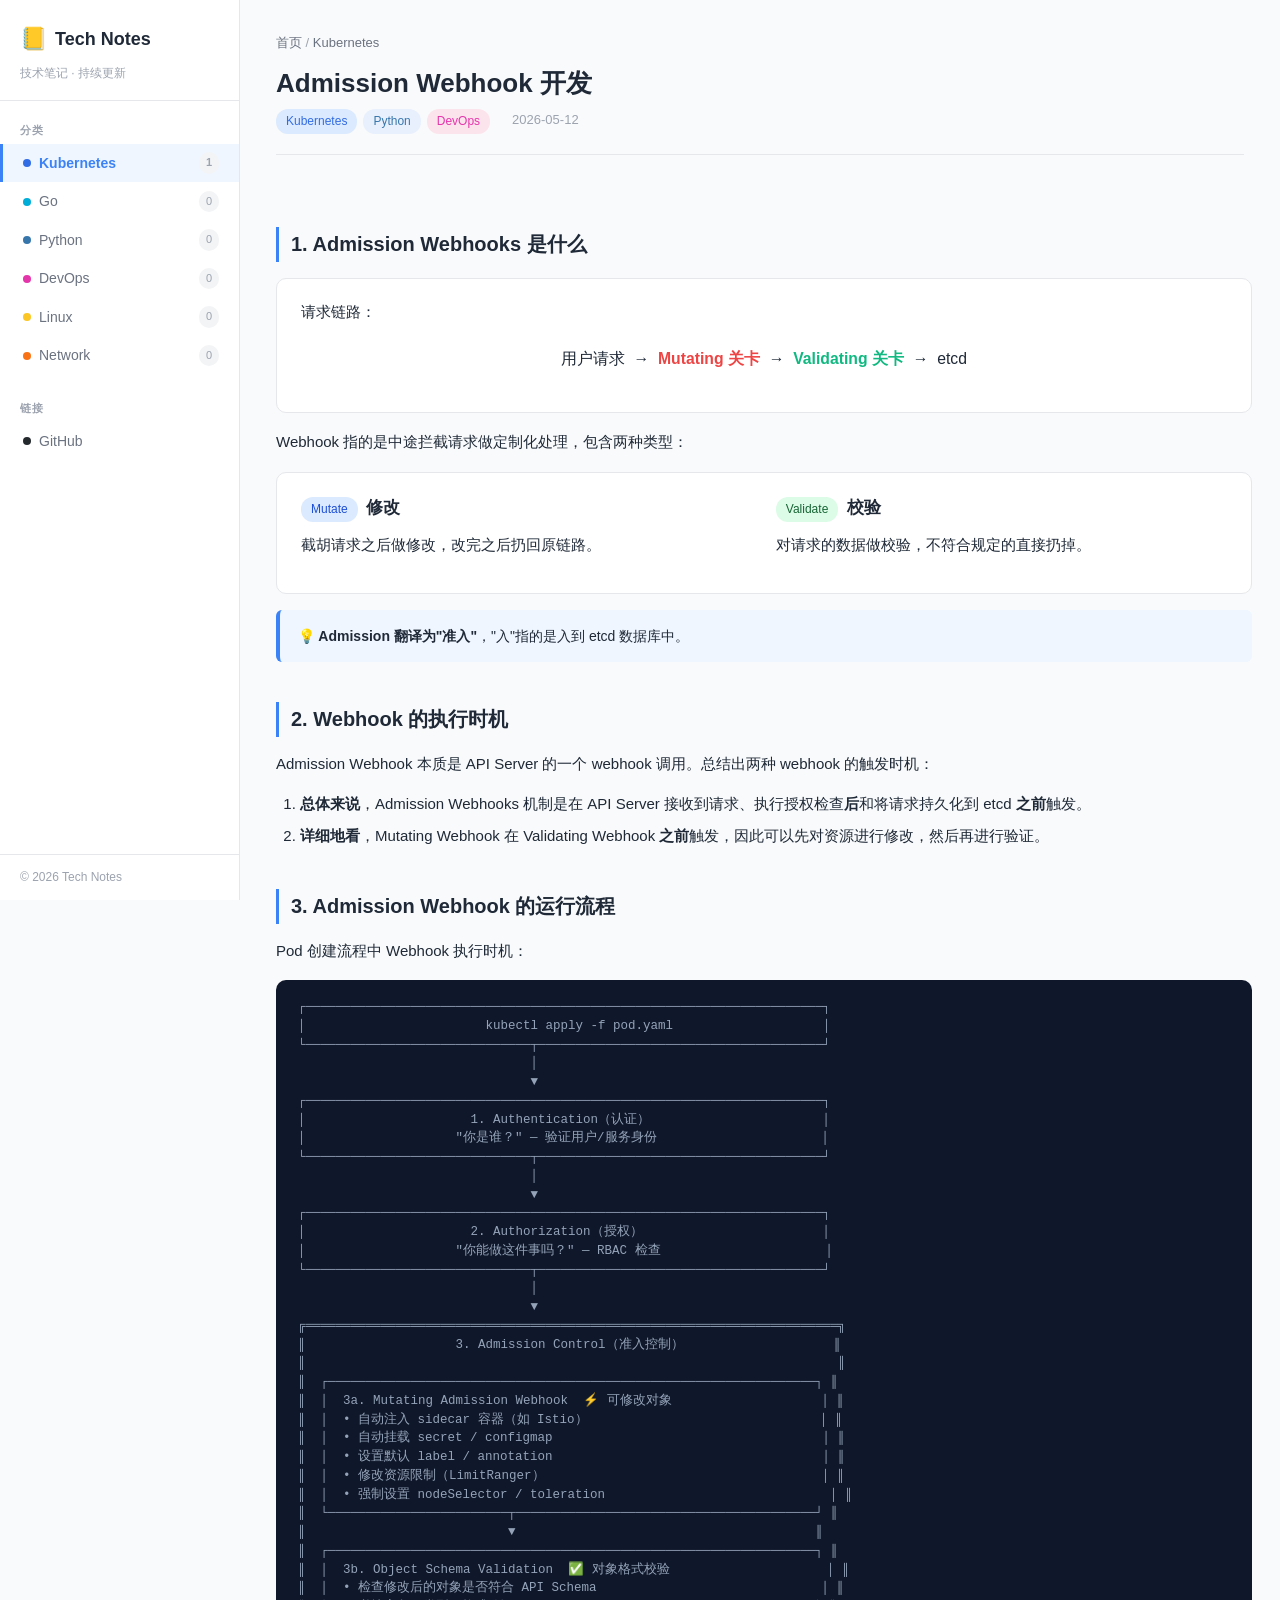
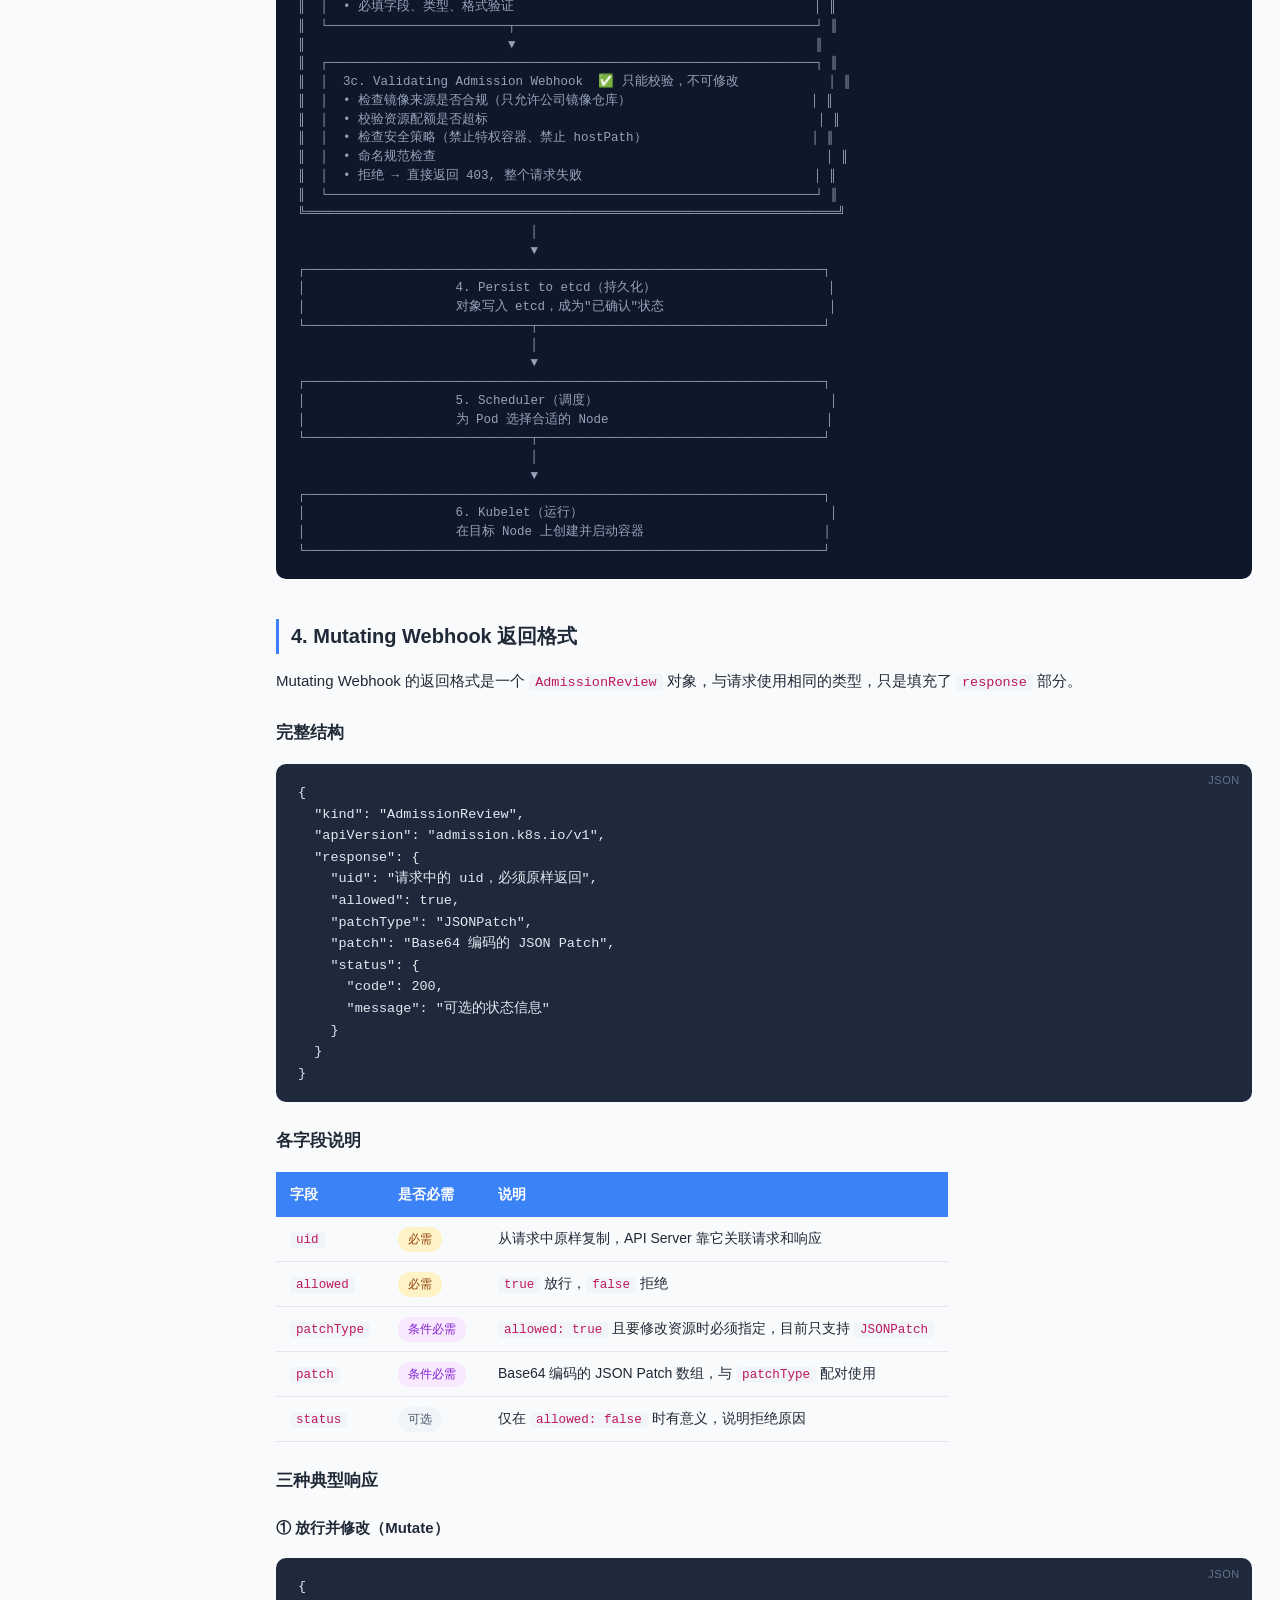
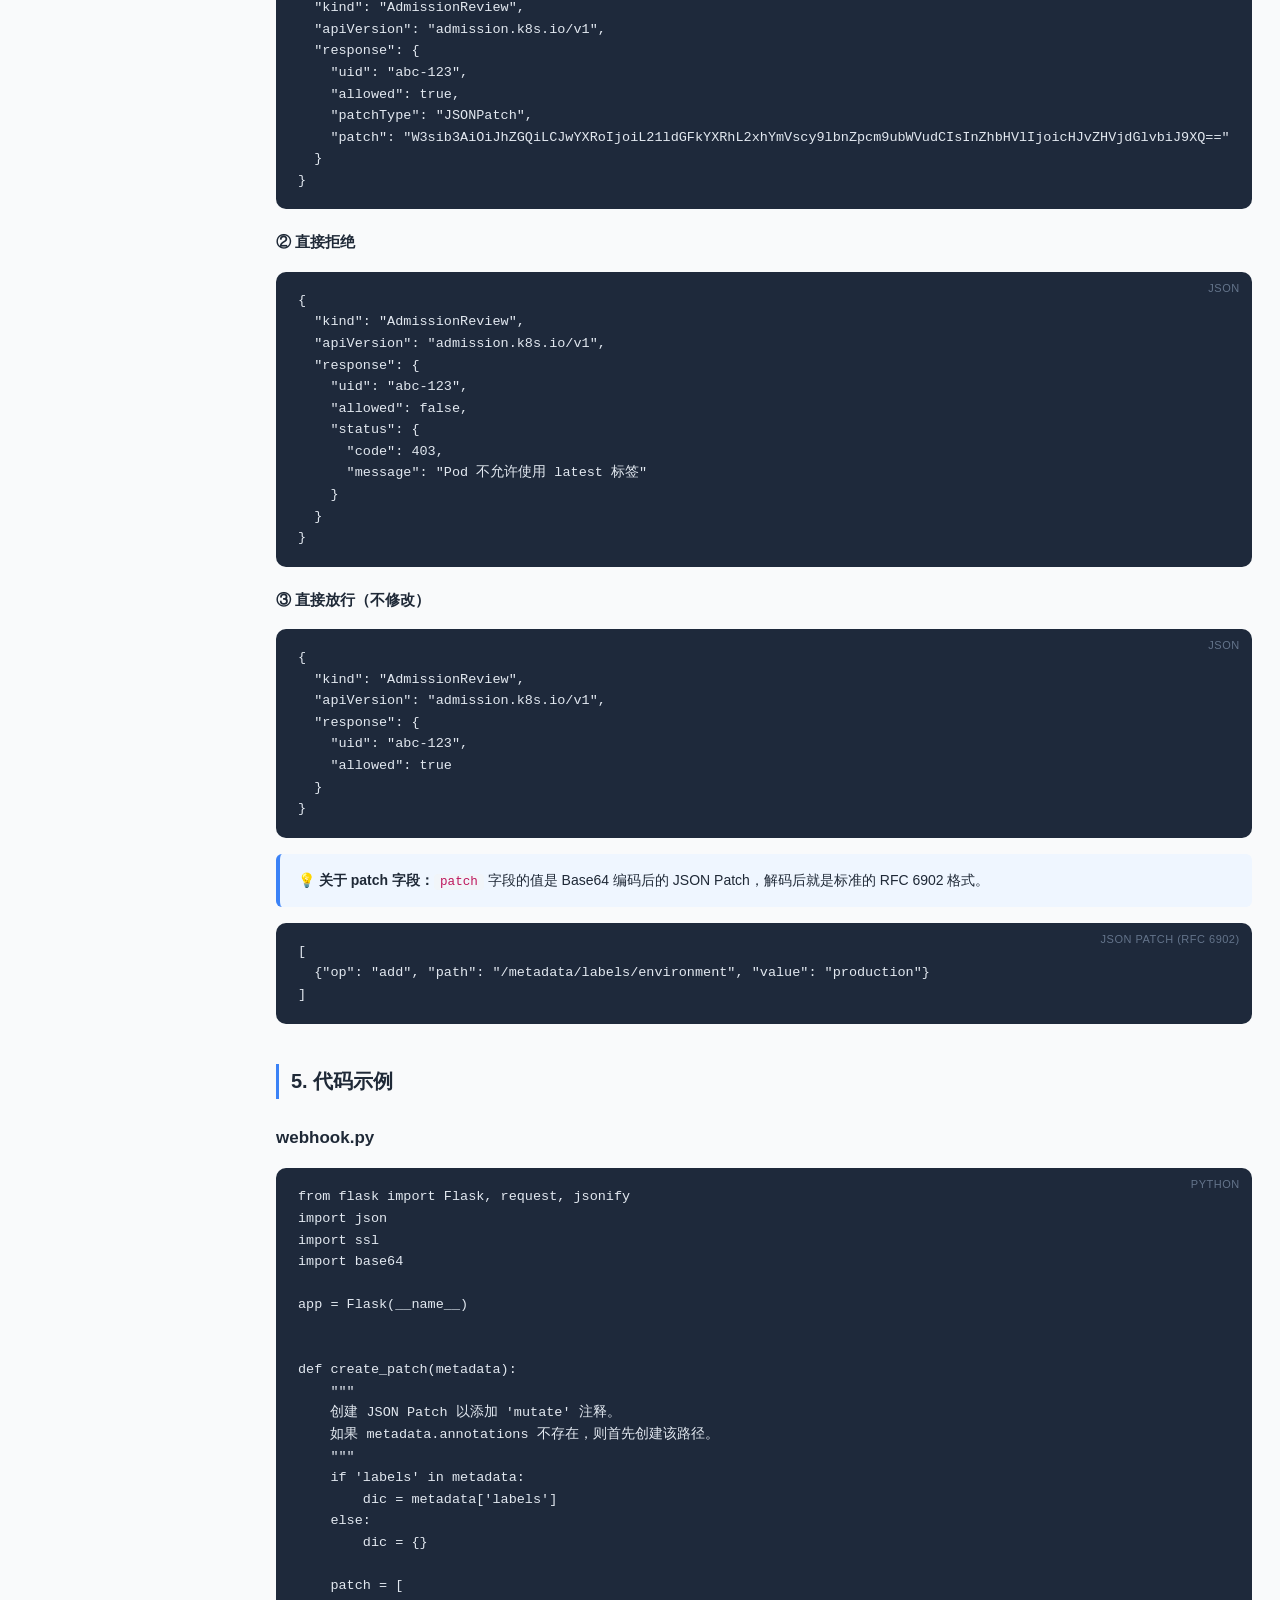
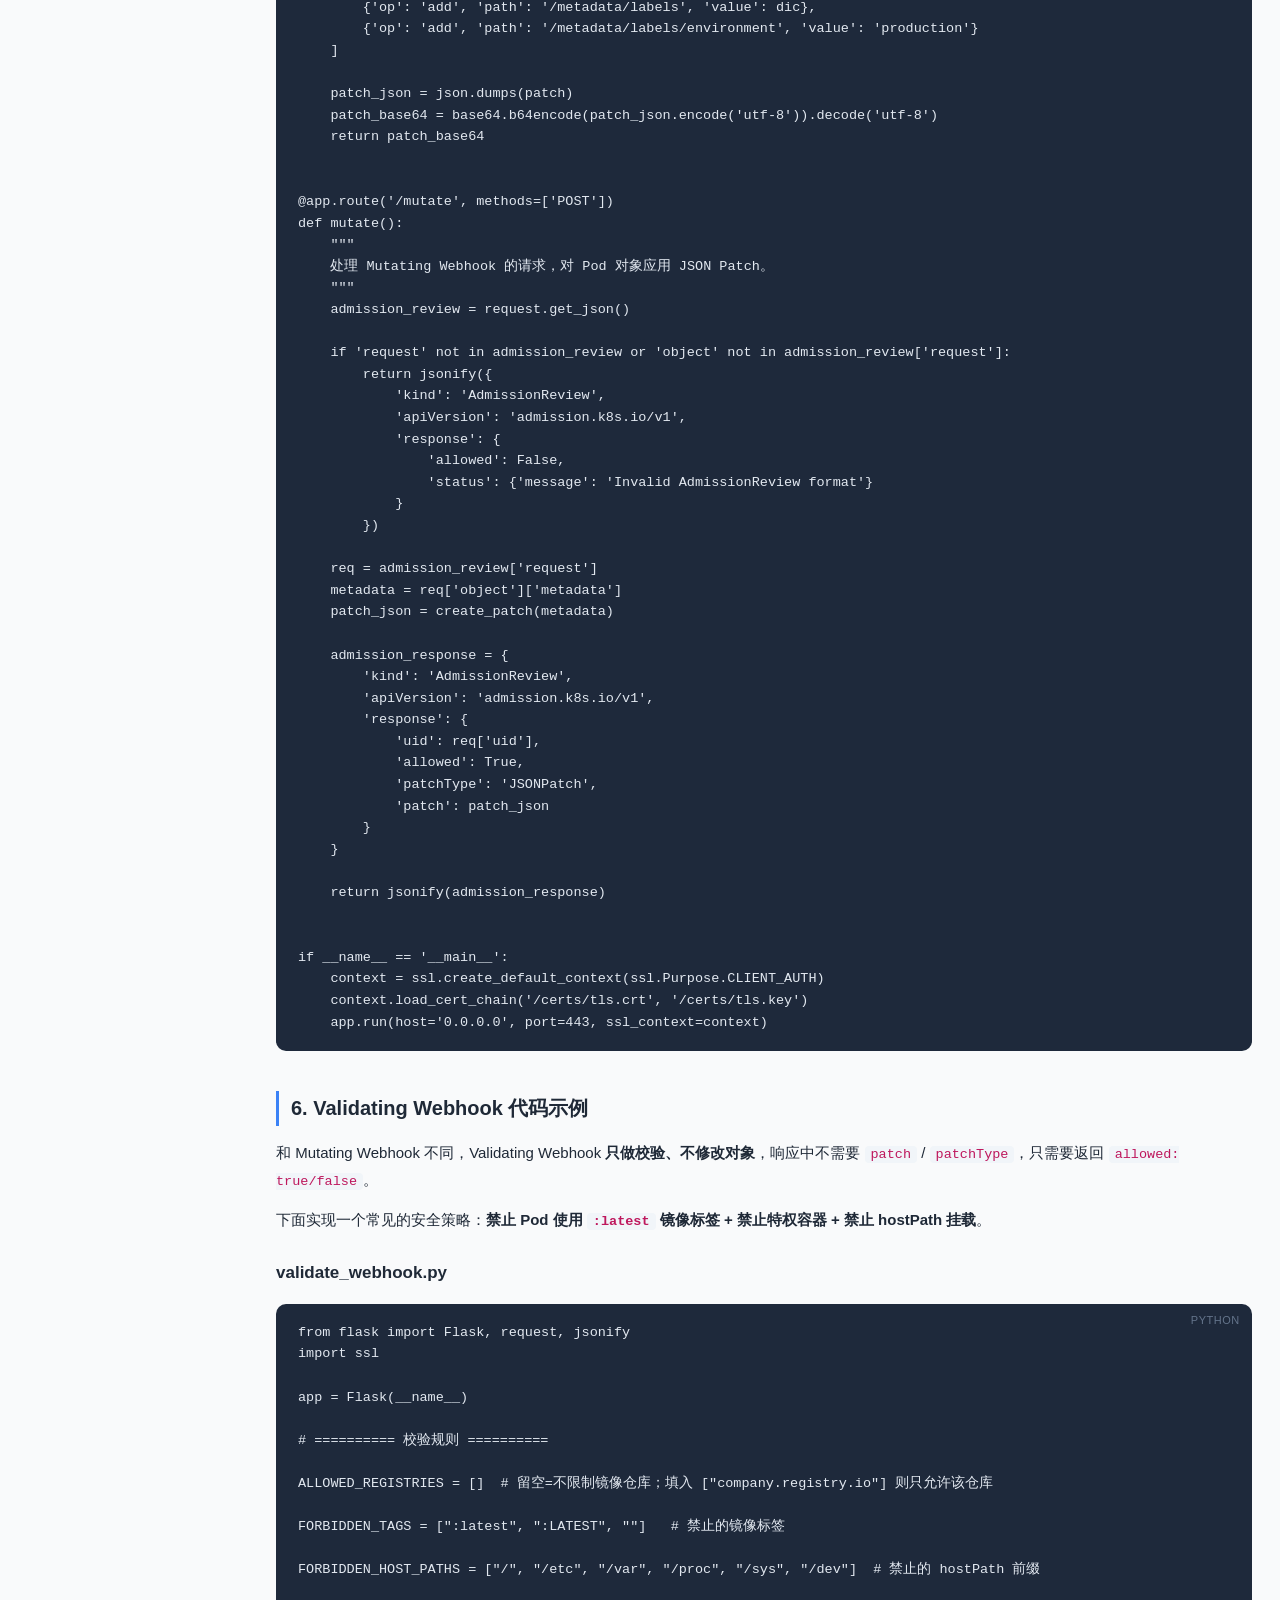
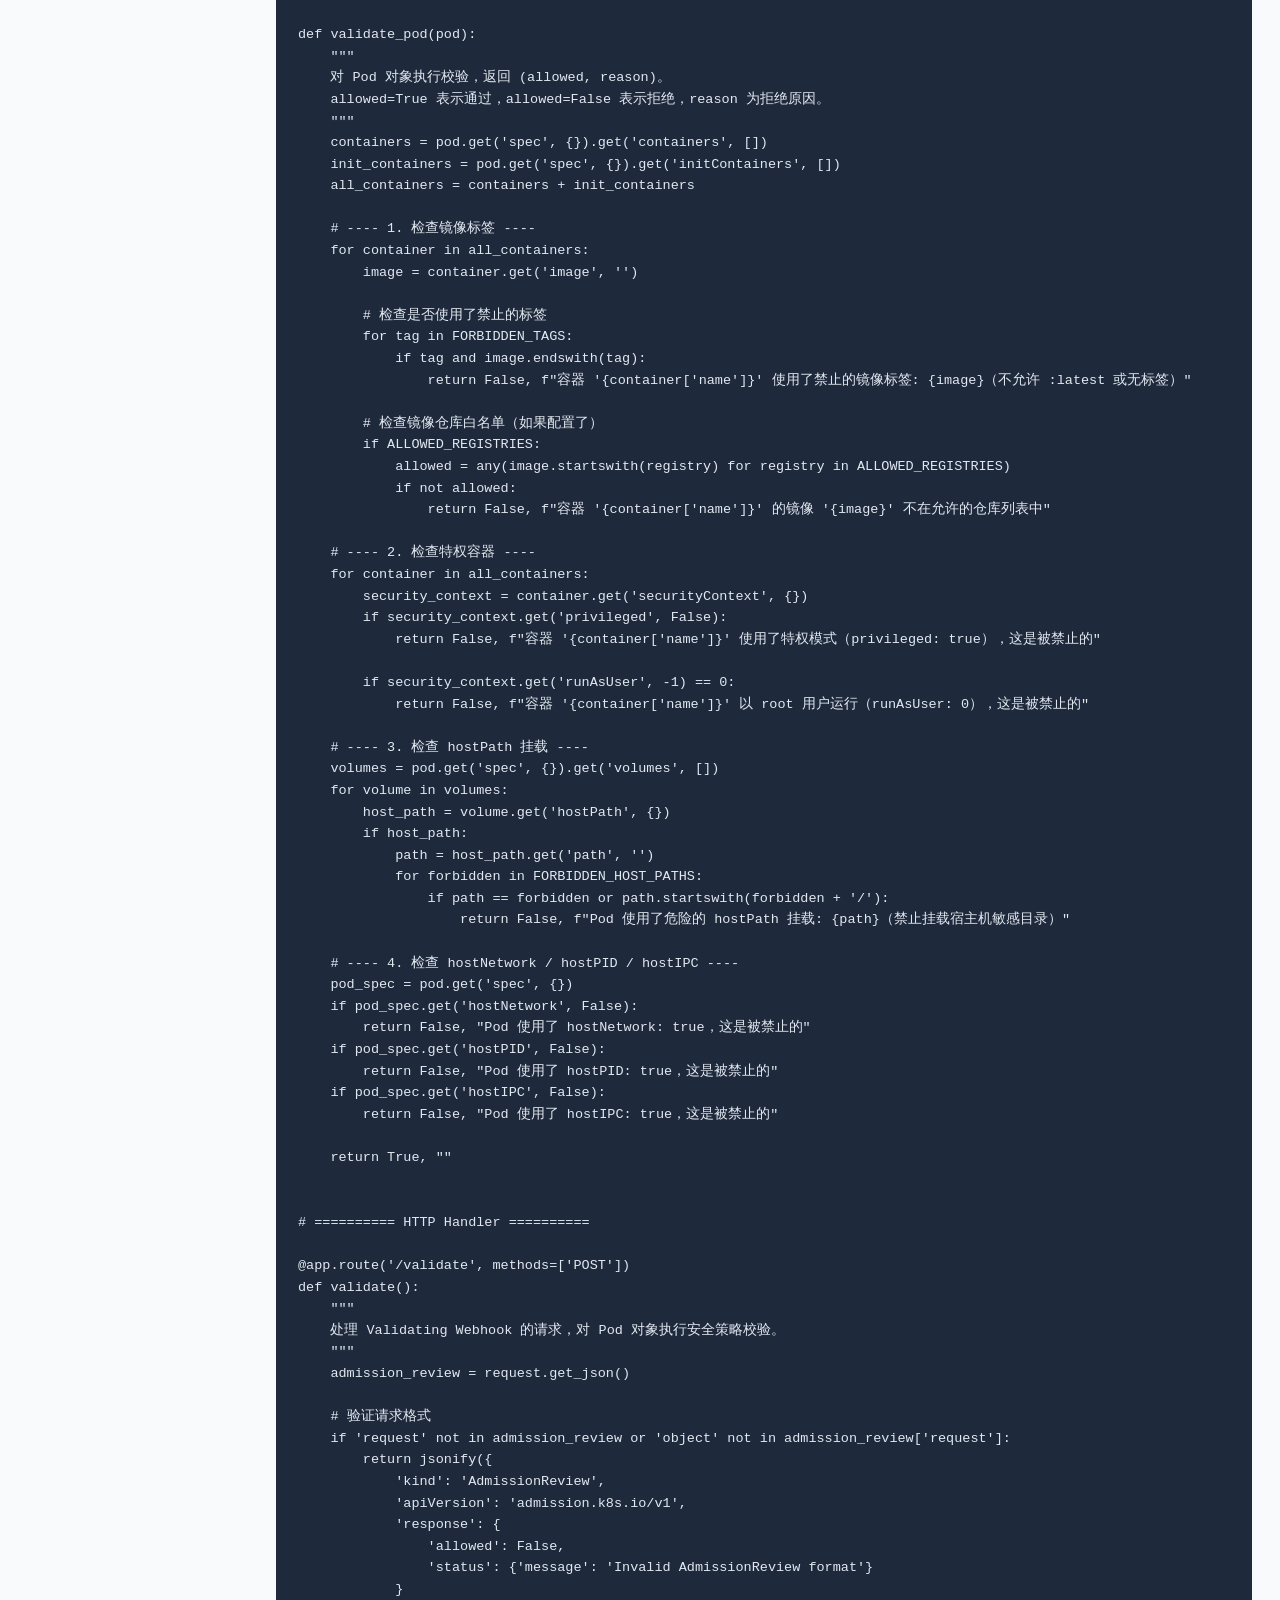
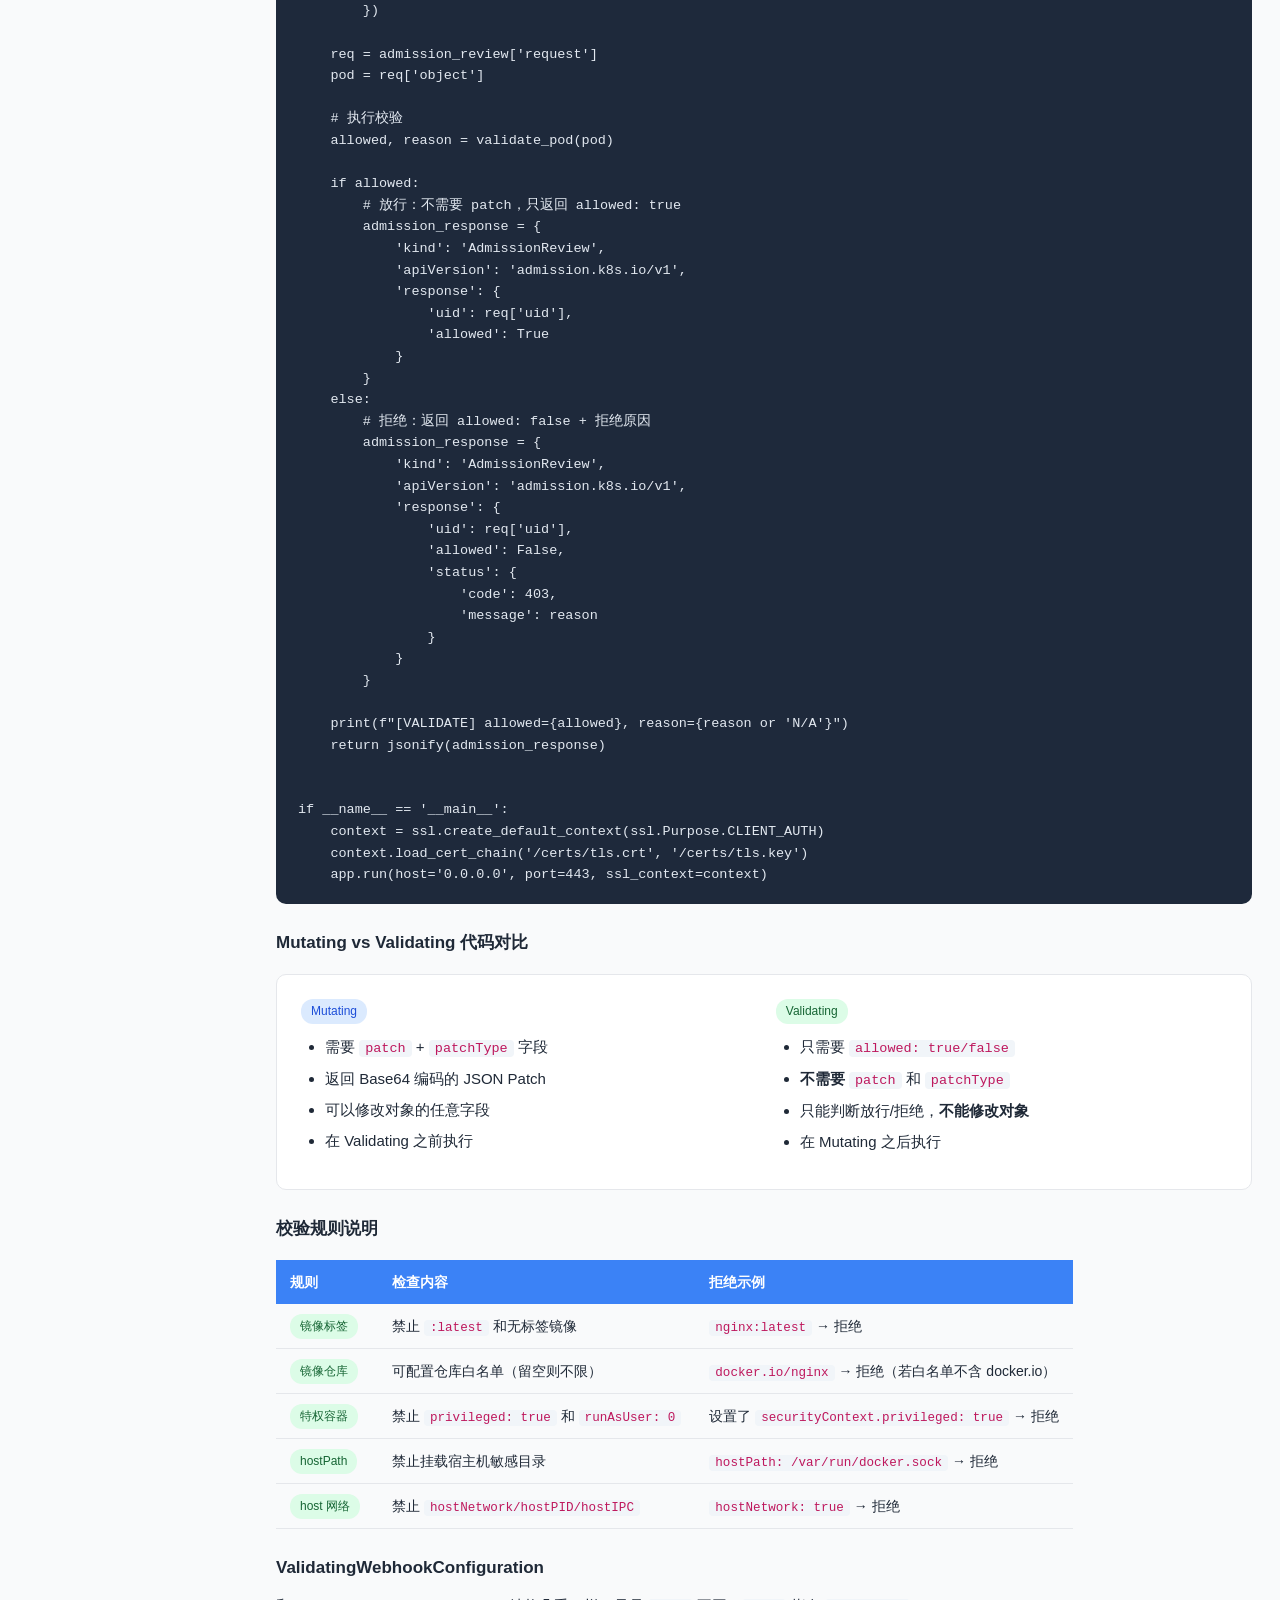
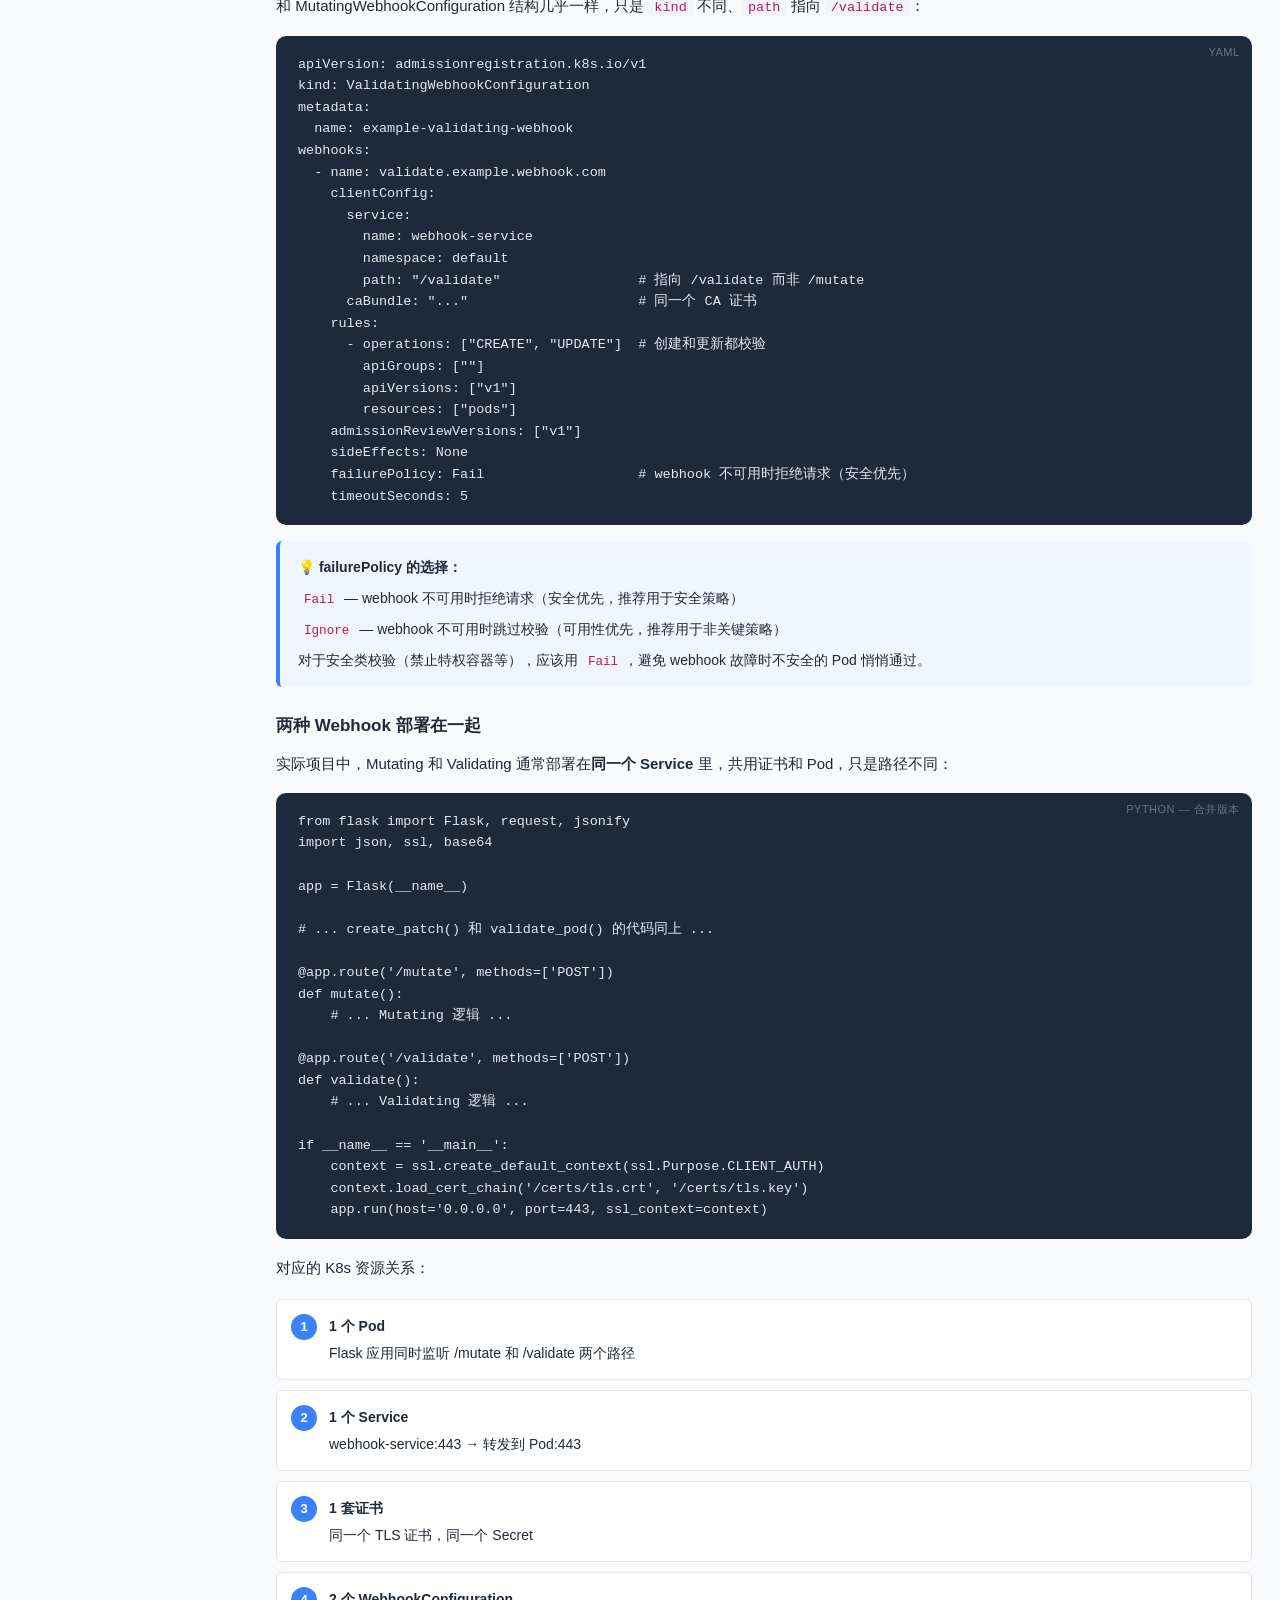
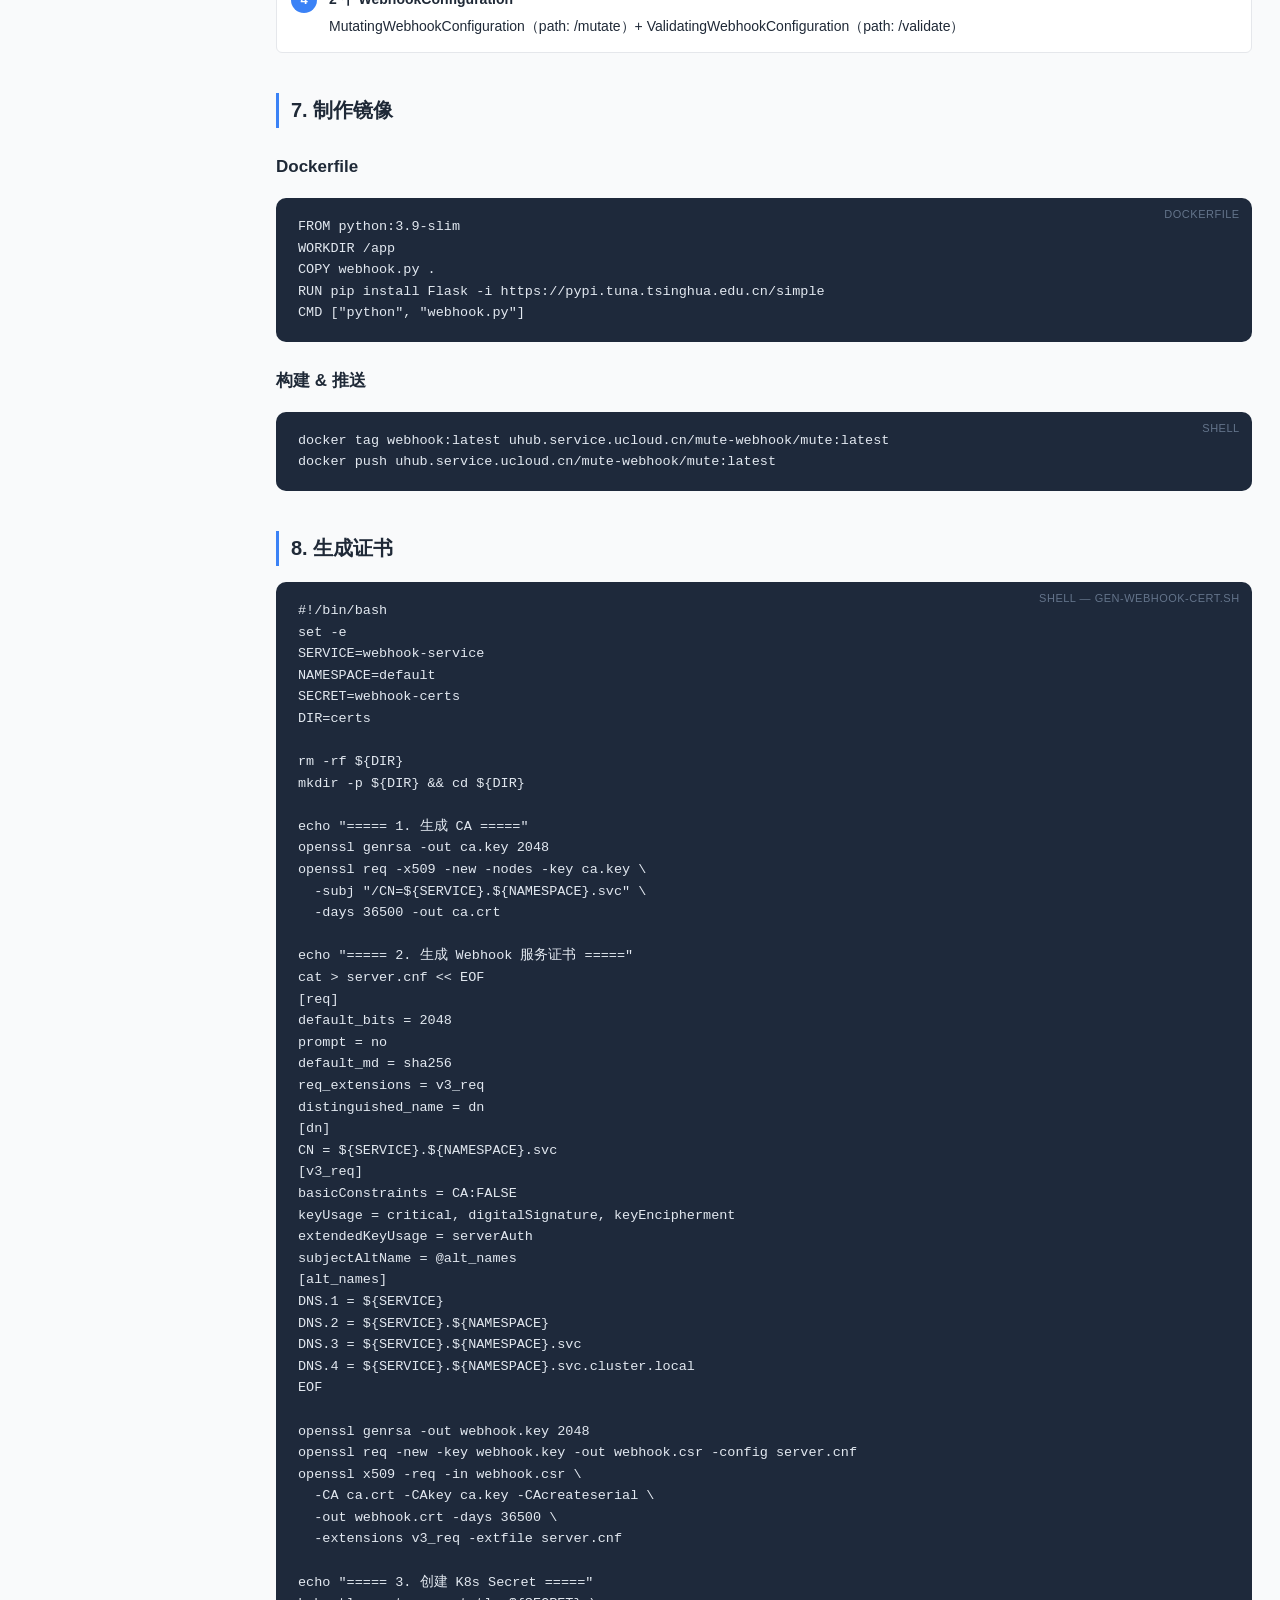
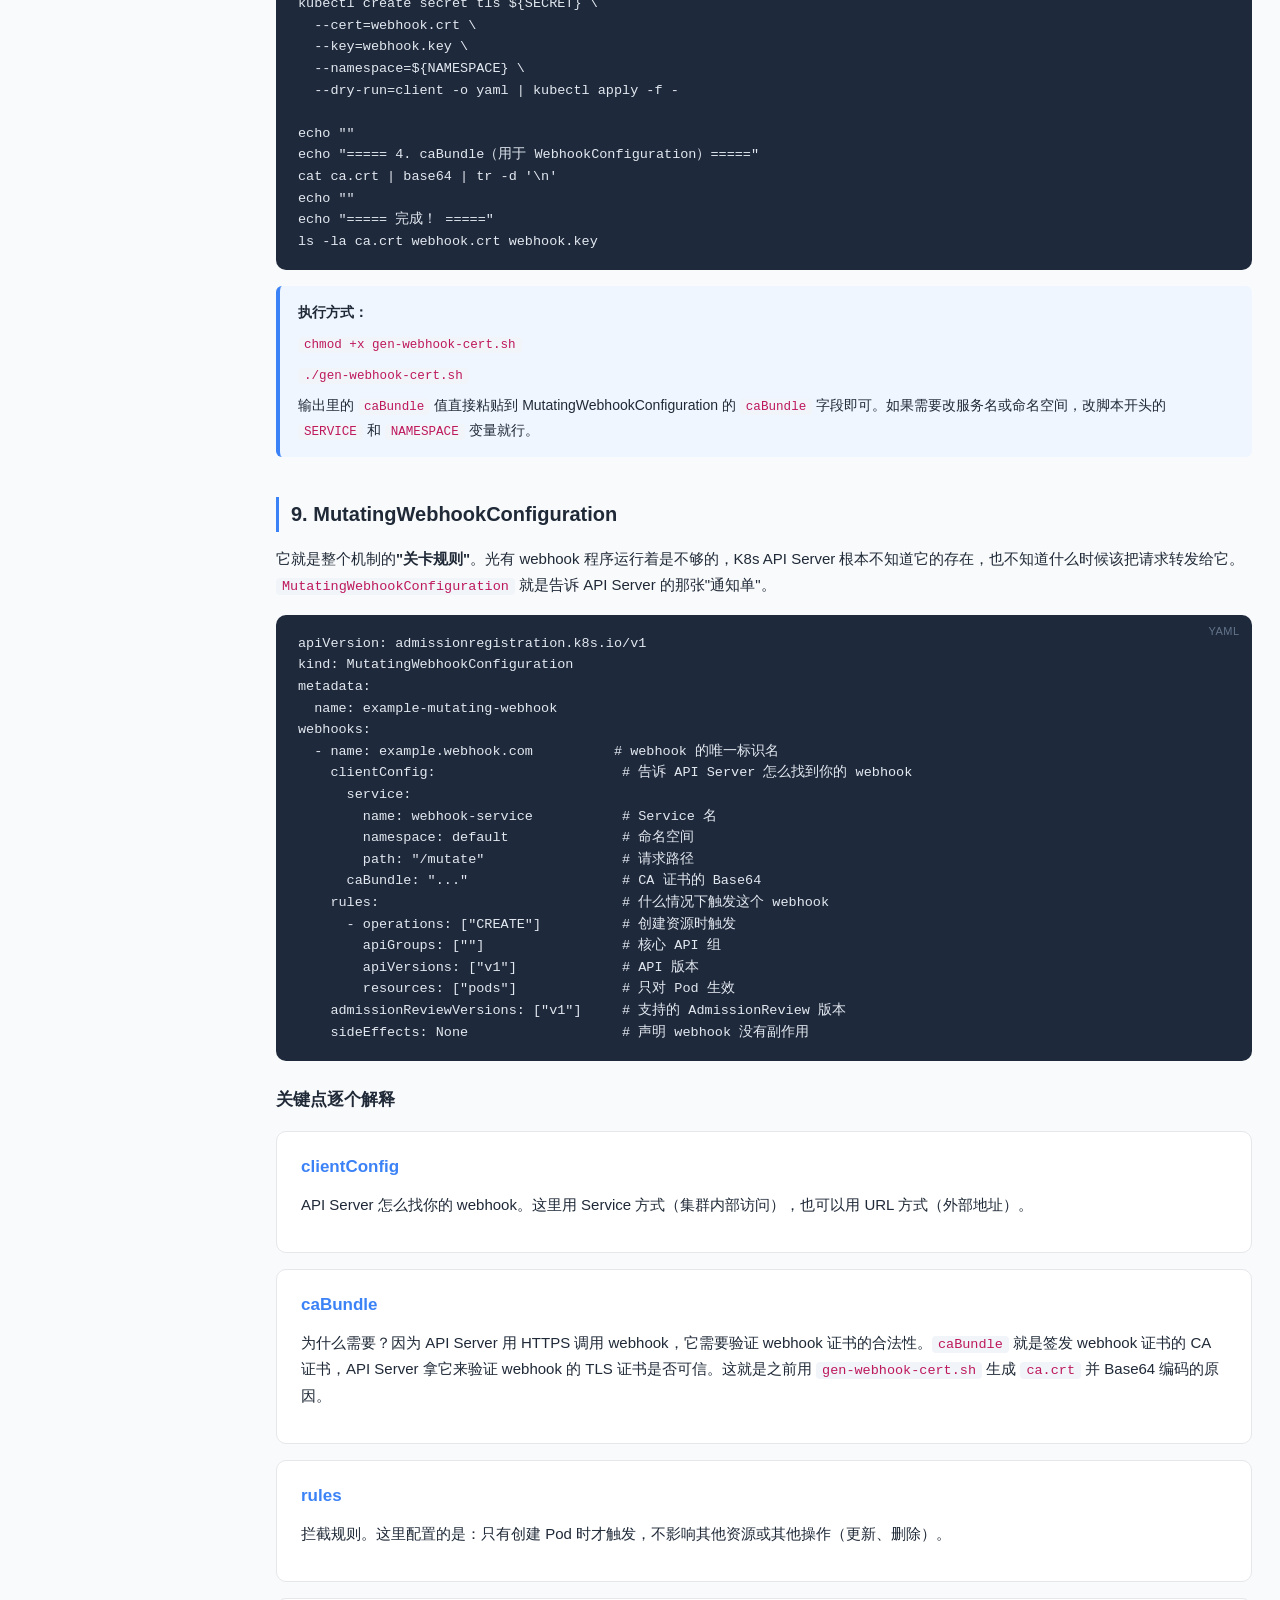
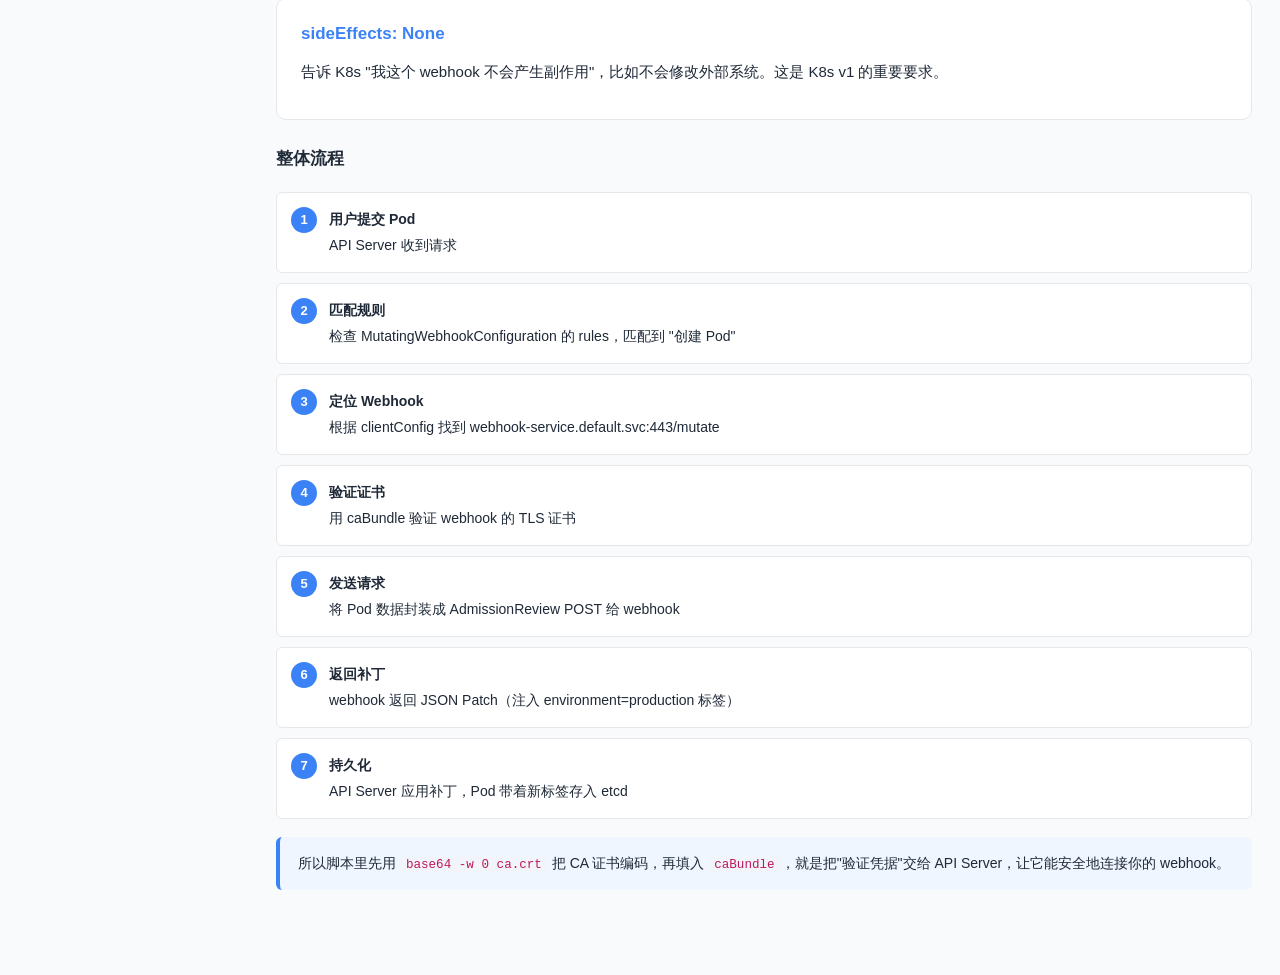
<file: posts/admission-webhook.html>
<!DOCTYPE html>
<html lang="zh-CN">
<head>
<meta charset="UTF-8">
<meta name="viewport" content="width=device-width, initial-scale=1.0">
<title>Admission Webhook 开发 - Tech Notes</title>
<link rel="stylesheet" href="../css/style.css">
</head>
<body>

<!-- Mobile Toggle -->
<button class="sidebar-toggle" onclick="toggleSidebar()">☰</button>
<div class="sidebar-overlay" id="overlay" onclick="toggleSidebar()"></div>

<div class="layout">

  <!-- ====== Sidebar ====== -->
  <aside class="sidebar" id="sidebar">
    <div class="sidebar-header">
      <a href="../index.html" class="blog-title"><span class="icon">📒</span> Tech Notes</a>
      <div class="blog-subtitle">技术笔记 · 持续更新</div>
    </div>

    <nav class="sidebar-nav">
      <div class="nav-section">
        <div class="nav-section-title">分类</div>
        <a href="../index.html#kubernetes" class="nav-item active">
          <span class="dot" style="background:var(--tag-k8s)"></span>
          Kubernetes
          <span class="count">1</span>
        </a>
        <a href="../index.html#go" class="nav-item">
          <span class="dot" style="background:var(--tag-go)"></span>
          Go
          <span class="count">0</span>
        </a>
        <a href="../index.html#python" class="nav-item">
          <span class="dot" style="background:var(--tag-python)"></span>
          Python
          <span class="count">0</span>
        </a>
        <a href="../index.html#devops" class="nav-item">
          <span class="dot" style="background:var(--tag-devops)"></span>
          DevOps
          <span class="count">0</span>
        </a>
        <a href="../index.html#linux" class="nav-item">
          <span class="dot" style="background:var(--tag-linux)"></span>
          Linux
          <span class="count">0</span>
        </a>
        <a href="../index.html#network" class="nav-item">
          <span class="dot" style="background:var(--tag-network)"></span>
          Network
          <span class="count">0</span>
        </a>
      </div>

      <div class="nav-section" style="margin-top:16px">
        <div class="nav-section-title">链接</div>
        <a href="https://github.com/pro12221" class="nav-item" target="_blank">
          <span class="dot" style="background:#24292e"></span>
          GitHub
        </a>
      </div>
    </nav>

    <div class="sidebar-footer">
      &copy; 2026 Tech Notes
    </div>
  </aside>

  <!-- ====== Main Content ====== -->
  <main class="main">
    <div class="content-wrapper">

      <!-- Article Header -->
      <div class="article-header">
        <div class="breadcrumb">
          <a href="../index.html">首页</a> / <a href="../index.html#kubernetes">Kubernetes</a>
        </div>
        <h1>Admission Webhook 开发</h1>
        <div class="article-meta">
          <span><span class="tag tag-k8s">Kubernetes</span><span class="tag tag-python">Python</span><span class="tag tag-devops">DevOps</span></span>
          <span>2026-05-12</span>
        </div>
      </div>

      <!-- Article Content -->
      <div class="article-layout">

        <div class="article-content">

        <h2>1. Admission Webhooks 是什么</h2>

        <div class="card">
          <p>请求链路：</p>
          <p style="text-align:center; font-size:1.05em; padding:6px 0;">
            用户请求 &nbsp;<strong>→</strong>&nbsp;
            <span style="color:var(--danger); font-weight:600;">Mutating 关卡</span>&nbsp;
            <strong>→</strong>&nbsp;
            <span style="color:var(--success); font-weight:600;">Validating 关卡</span>&nbsp;
            <strong>→</strong>&nbsp; etcd
          </p>
        </div>

        <p>Webhook 指的是中途拦截请求做定制化处理，包含两种类型：</p>

        <div class="card" style="display:flex; gap:24px; flex-wrap:wrap;">
          <div style="flex:1; min-width:200px;">
            <h3 style="margin-top:0;"><span class="tag tag-mutate">Mutate</span> 修改</h3>
            <p>截胡请求之后做修改，改完之后扔回原链路。</p>
          </div>
          <div style="flex:1; min-width:200px;">
            <h3 style="margin-top:0;"><span class="tag tag-validate">Validate</span> 校验</h3>
            <p>对请求的数据做校验，不符合规定的直接扔掉。</p>
          </div>
        </div>

        <div class="highlight-box">
          <p><strong>💡 Admission 翻译为"准入"</strong>，"入"指的是入到 etcd 数据库中。</p>
        </div>

        <!-- ==================== 第2节 ==================== -->
        <h2>2. Webhook 的执行时机</h2>

        <p>Admission Webhook 本质是 API Server 的一个 webhook 调用。总结出两种 webhook 的触发时机：</p>

        <ol>
          <li><strong>总体来说</strong>，Admission Webhooks 机制是在 API Server 接收到请求、执行授权检查<strong>后</strong>和将请求持久化到 etcd <strong>之前</strong>触发。</li>
          <li><strong>详细地看</strong>，Mutating Webhook 在 Validating Webhook <strong>之前</strong>触发，因此可以先对资源进行修改，然后再进行验证。</li>
        </ol>

        <!-- ==================== 第3节 ==================== -->
        <h2>3. Admission Webhook 的运行流程</h2>

        <p>Pod 创建流程中 Webhook 执行时机：</p>

        <div class="flow-diagram">┌─────────────────────────────────────────────────────────────────────┐
│                        kubectl apply -f pod.yaml                    │
└──────────────────────────────┬──────────────────────────────────────┘
                               │
                               ▼
┌─────────────────────────────────────────────────────────────────────┐
│                      1. Authentication（认证）                       │
│                    "你是谁？" — 验证用户/服务身份                      │
└──────────────────────────────┬──────────────────────────────────────┘
                               │
                               ▼
┌─────────────────────────────────────────────────────────────────────┐
│                      2. Authorization（授权）                        │
│                    "你能做这件事吗？" — RBAC 检查                      │
└──────────────────────────────┬──────────────────────────────────────┘
                               │
                               ▼
╔═══════════════════════════════════════════════════════════════════════╗
║                    3. Admission Control（准入控制）                    ║
║                                                                       ║
║  ┌─────────────────────────────────────────────────────────────────┐ ║
║  │  3a. Mutating Admission Webhook  ⚡ 可修改对象                    │ ║
║  │  • 自动注入 sidecar 容器（如 Istio）                               │ ║
║  │  • 自动挂载 secret / configmap                                    │ ║
║  │  • 设置默认 label / annotation                                    │ ║
║  │  • 修改资源限制（LimitRanger）                                     │ ║
║  │  • 强制设置 nodeSelector / toleration                              │ ║
║  └────────────────────────┬────────────────────────────────────────┘ ║
║                           ▼                                        ║
║  ┌─────────────────────────────────────────────────────────────────┐ ║
║  │  3b. Object Schema Validation  ✅ 对象格式校验                     │ ║
║  │  • 检查修改后的对象是否符合 API Schema                              │ ║
║  │  • 必填字段、类型、格式验证                                        │ ║
║  └────────────────────────┬────────────────────────────────────────┘ ║
║                           ▼                                        ║
║  ┌─────────────────────────────────────────────────────────────────┐ ║
║  │  3c. Validating Admission Webhook  ✅ 只能校验，不可修改            │ ║
║  │  • 检查镜像来源是否合规（只允许公司镜像仓库）                        │ ║
║  │  • 校验资源配额是否超标                                            │ ║
║  │  • 检查安全策略（禁止特权容器、禁止 hostPath）                      │ ║
║  │  • 命名规范检查                                                    │ ║
║  │  • 拒绝 → 直接返回 403, 整个请求失败                               │ ║
║  └─────────────────────────────────────────────────────────────────┘ ║
╚═══════════════════════════════════════════════════════════════════════╝
                               │
                               ▼
┌─────────────────────────────────────────────────────────────────────┐
│                    4. Persist to etcd（持久化）                       │
│                    对象写入 etcd，成为"已确认"状态                      │
└──────────────────────────────┬──────────────────────────────────────┘
                               │
                               ▼
┌─────────────────────────────────────────────────────────────────────┐
│                    5. Scheduler（调度）                               │
│                    为 Pod 选择合适的 Node                             │
└──────────────────────────────┬──────────────────────────────────────┘
                               │
                               ▼
┌─────────────────────────────────────────────────────────────────────┐
│                    6. Kubelet（运行）                                 │
│                    在目标 Node 上创建并启动容器                        │
└─────────────────────────────────────────────────────────────────────┘</div>

        <!-- ==================== 第4节 ==================== -->
        <h2>4. Mutating Webhook 返回格式</h2>

        <p>Mutating Webhook 的返回格式是一个 <code>AdmissionReview</code> 对象，与请求使用相同的类型，只是填充了 <code>response</code> 部分。</p>

        <h3>完整结构</h3>
<pre><code><span class="code-label">JSON</span>{
  "kind": "AdmissionReview",
  "apiVersion": "admission.k8s.io/v1",
  "response": {
    "uid": "请求中的 uid，必须原样返回",
    "allowed": true,
    "patchType": "JSONPatch",
    "patch": "Base64 编码的 JSON Patch",
    "status": {
      "code": 200,
      "message": "可选的状态信息"
    }
  }
}</code></pre>

        <h3>各字段说明</h3>
        <table>
          <thead>
            <tr><th>字段</th><th>是否必需</th><th>说明</th></tr>
          </thead>
          <tbody>
            <tr>
              <td><code>uid</code></td>
              <td><span class="tag tag-required">必需</span></td>
              <td>从请求中原样复制，API Server 靠它关联请求和响应</td>
            </tr>
            <tr>
              <td><code>allowed</code></td>
              <td><span class="tag tag-required">必需</span></td>
              <td><code>true</code> 放行，<code>false</code> 拒绝</td>
            </tr>
            <tr>
              <td><code>patchType</code></td>
              <td><span class="tag tag-conditional">条件必需</span></td>
              <td><code>allowed: true</code> 且要修改资源时必须指定，目前只支持 <code>JSONPatch</code></td>
            </tr>
            <tr>
              <td><code>patch</code></td>
              <td><span class="tag tag-conditional">条件必需</span></td>
              <td>Base64 编码的 JSON Patch 数组，与 <code>patchType</code> 配对使用</td>
            </tr>
            <tr>
              <td><code>status</code></td>
              <td><span class="tag tag-optional">可选</span></td>
              <td>仅在 <code>allowed: false</code> 时有意义，说明拒绝原因</td>
            </tr>
          </tbody>
        </table>

        <h3>三种典型响应</h3>

        <h4>① 放行并修改（Mutate）</h4>
<pre><code><span class="code-label">JSON</span>{
  "kind": "AdmissionReview",
  "apiVersion": "admission.k8s.io/v1",
  "response": {
    "uid": "abc-123",
    "allowed": true,
    "patchType": "JSONPatch",
    "patch": "W3sib3AiOiJhZGQiLCJwYXRoIjoiL21ldGFkYXRhL2xhYmVscy9lbnZpcm9ubWVudCIsInZhbHVlIjoicHJvZHVjdGlvbiJ9XQ=="
  }
}</code></pre>

        <h4>② 直接拒绝</h4>
<pre><code><span class="code-label">JSON</span>{
  "kind": "AdmissionReview",
  "apiVersion": "admission.k8s.io/v1",
  "response": {
    "uid": "abc-123",
    "allowed": false,
    "status": {
      "code": 403,
      "message": "Pod 不允许使用 latest 标签"
    }
  }
}</code></pre>

        <h4>③ 直接放行（不修改）</h4>
<pre><code><span class="code-label">JSON</span>{
  "kind": "AdmissionReview",
  "apiVersion": "admission.k8s.io/v1",
  "response": {
    "uid": "abc-123",
    "allowed": true
  }
}</code></pre>

        <div class="highlight-box">
          <p><strong>💡 关于 patch 字段：</strong><code>patch</code> 字段的值是 Base64 编码后的 JSON Patch，解码后就是标准的 RFC 6902 格式。</p>
        </div>
<pre><code><span class="code-label">JSON Patch (RFC 6902)</span>[
  {"op": "add", "path": "/metadata/labels/environment", "value": "production"}
]</code></pre>

        <!-- ==================== 第5节 ==================== -->
        <h2>5. 代码示例</h2>

        <h3>webhook.py</h3>
<pre><code><span class="code-label">Python</span>from flask import Flask, request, jsonify
import json
import ssl
import base64

app = Flask(__name__)


def create_patch(metadata):
    """
    创建 JSON Patch 以添加 'mutate' 注释。
    如果 metadata.annotations 不存在，则首先创建该路径。
    """
    if 'labels' in metadata:
        dic = metadata['labels']
    else:
        dic = {}

    patch = [
        {'op': 'add', 'path': '/metadata/labels', 'value': dic},
        {'op': 'add', 'path': '/metadata/labels/environment', 'value': 'production'}
    ]

    patch_json = json.dumps(patch)
    patch_base64 = base64.b64encode(patch_json.encode('utf-8')).decode('utf-8')
    return patch_base64


@app.route('/mutate', methods=['POST'])
def mutate():
    """
    处理 Mutating Webhook 的请求，对 Pod 对象应用 JSON Patch。
    """
    admission_review = request.get_json()

    if 'request' not in admission_review or 'object' not in admission_review['request']:
        return jsonify({
            'kind': 'AdmissionReview',
            'apiVersion': 'admission.k8s.io/v1',
            'response': {
                'allowed': False,
                'status': {'message': 'Invalid AdmissionReview format'}
            }
        })

    req = admission_review['request']
    metadata = req['object']['metadata']
    patch_json = create_patch(metadata)

    admission_response = {
        'kind': 'AdmissionReview',
        'apiVersion': 'admission.k8s.io/v1',
        'response': {
            'uid': req['uid'],
            'allowed': True,
            'patchType': 'JSONPatch',
            'patch': patch_json
        }
    }

    return jsonify(admission_response)


if __name__ == '__main__':
    context = ssl.create_default_context(ssl.Purpose.CLIENT_AUTH)
    context.load_cert_chain('/certs/tls.crt', '/certs/tls.key')
    app.run(host='0.0.0.0', port=443, ssl_context=context)</code></pre>

        <!-- ==================== Validating Webhook 示例 ==================== -->
        <h2>6. Validating Webhook 代码示例</h2>

        <p>和 Mutating Webhook 不同，Validating Webhook <strong>只做校验、不修改对象</strong>，响应中不需要 <code>patch</code> / <code>patchType</code>，只需要返回 <code>allowed: true/false</code>。</p>

        <p>下面实现一个常见的安全策略：<strong>禁止 Pod 使用 <code>:latest</code> 镜像标签 + 禁止特权容器 + 禁止 hostPath 挂载</strong>。</p>

        <h3>validate_webhook.py</h3>
<pre><code><span class="code-label">Python</span>from flask import Flask, request, jsonify
import ssl

app = Flask(__name__)

# ========== 校验规则 ==========

ALLOWED_REGISTRIES = []  # 留空=不限制镜像仓库；填入 ["company.registry.io"] 则只允许该仓库

FORBIDDEN_TAGS = [":latest", ":LATEST", ""]   # 禁止的镜像标签

FORBIDDEN_HOST_PATHS = ["/", "/etc", "/var", "/proc", "/sys", "/dev"]  # 禁止的 hostPath 前缀


def validate_pod(pod):
    """
    对 Pod 对象执行校验，返回 (allowed, reason)。
    allowed=True 表示通过，allowed=False 表示拒绝，reason 为拒绝原因。
    """
    containers = pod.get('spec', {}).get('containers', [])
    init_containers = pod.get('spec', {}).get('initContainers', [])
    all_containers = containers + init_containers

    # ---- 1. 检查镜像标签 ----
    for container in all_containers:
        image = container.get('image', '')

        # 检查是否使用了禁止的标签
        for tag in FORBIDDEN_TAGS:
            if tag and image.endswith(tag):
                return False, f"容器 '{container['name']}' 使用了禁止的镜像标签: {image}（不允许 :latest 或无标签）"

        # 检查镜像仓库白名单（如果配置了）
        if ALLOWED_REGISTRIES:
            allowed = any(image.startswith(registry) for registry in ALLOWED_REGISTRIES)
            if not allowed:
                return False, f"容器 '{container['name']}' 的镜像 '{image}' 不在允许的仓库列表中"

    # ---- 2. 检查特权容器 ----
    for container in all_containers:
        security_context = container.get('securityContext', {})
        if security_context.get('privileged', False):
            return False, f"容器 '{container['name']}' 使用了特权模式（privileged: true），这是被禁止的"

        if security_context.get('runAsUser', -1) == 0:
            return False, f"容器 '{container['name']}' 以 root 用户运行（runAsUser: 0），这是被禁止的"

    # ---- 3. 检查 hostPath 挂载 ----
    volumes = pod.get('spec', {}).get('volumes', [])
    for volume in volumes:
        host_path = volume.get('hostPath', {})
        if host_path:
            path = host_path.get('path', '')
            for forbidden in FORBIDDEN_HOST_PATHS:
                if path == forbidden or path.startswith(forbidden + '/'):
                    return False, f"Pod 使用了危险的 hostPath 挂载: {path}（禁止挂载宿主机敏感目录）"

    # ---- 4. 检查 hostNetwork / hostPID / hostIPC ----
    pod_spec = pod.get('spec', {})
    if pod_spec.get('hostNetwork', False):
        return False, "Pod 使用了 hostNetwork: true，这是被禁止的"
    if pod_spec.get('hostPID', False):
        return False, "Pod 使用了 hostPID: true，这是被禁止的"
    if pod_spec.get('hostIPC', False):
        return False, "Pod 使用了 hostIPC: true，这是被禁止的"

    return True, ""


# ========== HTTP Handler ==========

@app.route('/validate', methods=['POST'])
def validate():
    """
    处理 Validating Webhook 的请求，对 Pod 对象执行安全策略校验。
    """
    admission_review = request.get_json()

    # 验证请求格式
    if 'request' not in admission_review or 'object' not in admission_review['request']:
        return jsonify({
            'kind': 'AdmissionReview',
            'apiVersion': 'admission.k8s.io/v1',
            'response': {
                'allowed': False,
                'status': {'message': 'Invalid AdmissionReview format'}
            }
        })

    req = admission_review['request']
    pod = req['object']

    # 执行校验
    allowed, reason = validate_pod(pod)

    if allowed:
        # 放行：不需要 patch，只返回 allowed: true
        admission_response = {
            'kind': 'AdmissionReview',
            'apiVersion': 'admission.k8s.io/v1',
            'response': {
                'uid': req['uid'],
                'allowed': True
            }
        }
    else:
        # 拒绝：返回 allowed: false + 拒绝原因
        admission_response = {
            'kind': 'AdmissionReview',
            'apiVersion': 'admission.k8s.io/v1',
            'response': {
                'uid': req['uid'],
                'allowed': False,
                'status': {
                    'code': 403,
                    'message': reason
                }
            }
        }

    print(f"[VALIDATE] allowed={allowed}, reason={reason or 'N/A'}")
    return jsonify(admission_response)


if __name__ == '__main__':
    context = ssl.create_default_context(ssl.Purpose.CLIENT_AUTH)
    context.load_cert_chain('/certs/tls.crt', '/certs/tls.key')
    app.run(host='0.0.0.0', port=443, ssl_context=context)</code></pre>

        <h3>Mutating vs Validating 代码对比</h3>

        <div class="card" style="display:flex; gap:24px; flex-wrap:wrap;">
          <div style="flex:1; min-width:240px;">
            <h3 style="margin-top:0;"><span class="tag tag-mutate">Mutating</span></h3>
            <ul>
              <li>需要 <code>patch</code> + <code>patchType</code> 字段</li>
              <li>返回 Base64 编码的 JSON Patch</li>
              <li>可以修改对象的任意字段</li>
              <li>在 Validating 之前执行</li>
            </ul>
          </div>
          <div style="flex:1; min-width:240px;">
            <h3 style="margin-top:0;"><span class="tag tag-validate">Validating</span></h3>
            <ul>
              <li>只需要 <code>allowed: true/false</code></li>
              <li><strong>不需要</strong> <code>patch</code> 和 <code>patchType</code></li>
              <li>只能判断放行/拒绝，<strong>不能修改对象</strong></li>
              <li>在 Mutating 之后执行</li>
            </ul>
          </div>
        </div>

        <h3>校验规则说明</h3>

        <table>
          <thead>
            <tr><th>规则</th><th>检查内容</th><th>拒绝示例</th></tr>
          </thead>
          <tbody>
            <tr>
              <td><span class="tag tag-validate">镜像标签</span></td>
              <td>禁止 <code>:latest</code> 和无标签镜像</td>
              <td><code>nginx:latest</code> → 拒绝</td>
            </tr>
            <tr>
              <td><span class="tag tag-validate">镜像仓库</span></td>
              <td>可配置仓库白名单（留空则不限）</td>
              <td><code>docker.io/nginx</code> → 拒绝（若白名单不含 docker.io）</td>
            </tr>
            <tr>
              <td><span class="tag tag-validate">特权容器</span></td>
              <td>禁止 <code>privileged: true</code> 和 <code>runAsUser: 0</code></td>
              <td>设置了 <code>securityContext.privileged: true</code> → 拒绝</td>
            </tr>
            <tr>
              <td><span class="tag tag-validate">hostPath</span></td>
              <td>禁止挂载宿主机敏感目录</td>
              <td><code>hostPath: /var/run/docker.sock</code> → 拒绝</td>
            </tr>
            <tr>
              <td><span class="tag tag-validate">host 网络</span></td>
              <td>禁止 <code>hostNetwork/hostPID/hostIPC</code></td>
              <td><code>hostNetwork: true</code> → 拒绝</td>
            </tr>
          </tbody>
        </table>

        <h3>ValidatingWebhookConfiguration</h3>

        <p>和 MutatingWebhookConfiguration 结构几乎一样，只是 <code>kind</code> 不同、<code>path</code> 指向 <code>/validate</code>：</p>

<pre><code><span class="code-label">YAML</span>apiVersion: admissionregistration.k8s.io/v1
kind: ValidatingWebhookConfiguration
metadata:
  name: example-validating-webhook
webhooks:
  - name: validate.example.webhook.com
    clientConfig:
      service:
        name: webhook-service
        namespace: default
        path: "/validate"                 # 指向 /validate 而非 /mutate
      caBundle: "..."                     # 同一个 CA 证书
    rules:
      - operations: ["CREATE", "UPDATE"]  # 创建和更新都校验
        apiGroups: [""]
        apiVersions: ["v1"]
        resources: ["pods"]
    admissionReviewVersions: ["v1"]
    sideEffects: None
    failurePolicy: Fail                   # webhook 不可用时拒绝请求（安全优先）
    timeoutSeconds: 5</code></pre>

        <div class="highlight-box">
          <p><strong>💡 failurePolicy 的选择：</strong></p>
          <p><code>Fail</code> — webhook 不可用时拒绝请求（安全优先，推荐用于安全策略）</p>
          <p><code>Ignore</code> — webhook 不可用时跳过校验（可用性优先，推荐用于非关键策略）</p>
          <p>对于安全类校验（禁止特权容器等），应该用 <code>Fail</code>，避免 webhook 故障时不安全的 Pod 悄悄通过。</p>
        </div>

        <h3>两种 Webhook 部署在一起</h3>

        <p>实际项目中，Mutating 和 Validating 通常部署在<strong>同一个 Service</strong> 里，共用证书和 Pod，只是路径不同：</p>

<pre><code><span class="code-label">Python — 合并版本</span>from flask import Flask, request, jsonify
import json, ssl, base64

app = Flask(__name__)

# ... create_patch() 和 validate_pod() 的代码同上 ...

@app.route('/mutate', methods=['POST'])
def mutate():
    # ... Mutating 逻辑 ...

@app.route('/validate', methods=['POST'])
def validate():
    # ... Validating 逻辑 ...

if __name__ == '__main__':
    context = ssl.create_default_context(ssl.Purpose.CLIENT_AUTH)
    context.load_cert_chain('/certs/tls.crt', '/certs/tls.key')
    app.run(host='0.0.0.0', port=443, ssl_context=context)</code></pre>

        <p>对应的 K8s 资源关系：</p>

        <div class="flow-steps">
          <div class="flow-step">
            <strong>1 个 Pod</strong>
            Flask 应用同时监听 /mutate 和 /validate 两个路径
          </div>
          <div class="flow-step">
            <strong>1 个 Service</strong>
            webhook-service:443 → 转发到 Pod:443
          </div>
          <div class="flow-step">
            <strong>1 套证书</strong>
            同一个 TLS 证书，同一个 Secret
          </div>
          <div class="flow-step">
            <strong>2 个 WebhookConfiguration</strong>
            MutatingWebhookConfiguration（path: /mutate）+ ValidatingWebhookConfiguration（path: /validate）
          </div>
        </div>

        <!-- ==================== 第7节 ==================== -->
        <h2>7. 制作镜像</h2>

        <h3>Dockerfile</h3>
<pre><code><span class="code-label">Dockerfile</span>FROM python:3.9-slim
WORKDIR /app
COPY webhook.py .
RUN pip install Flask -i https://pypi.tuna.tsinghua.edu.cn/simple
CMD ["python", "webhook.py"]</code></pre>

        <h3>构建 &amp; 推送</h3>
<pre><code><span class="code-label">Shell</span>docker tag webhook:latest uhub.service.ucloud.cn/mute-webhook/mute:latest
docker push uhub.service.ucloud.cn/mute-webhook/mute:latest</code></pre>

        <!-- ==================== 第7节 ==================== -->
        <h2>8. 生成证书</h2>

<pre><code><span class="code-label">Shell — gen-webhook-cert.sh</span>#!/bin/bash
set -e
SERVICE=webhook-service
NAMESPACE=default
SECRET=webhook-certs
DIR=certs

rm -rf ${DIR}
mkdir -p ${DIR} &amp;&amp; cd ${DIR}

echo "===== 1. 生成 CA ====="
openssl genrsa -out ca.key 2048
openssl req -x509 -new -nodes -key ca.key \
  -subj "/CN=${SERVICE}.${NAMESPACE}.svc" \
  -days 36500 -out ca.crt

echo "===== 2. 生成 Webhook 服务证书 ====="
cat > server.cnf &lt;&lt; EOF
[req]
default_bits = 2048
prompt = no
default_md = sha256
req_extensions = v3_req
distinguished_name = dn
[dn]
CN = ${SERVICE}.${NAMESPACE}.svc
[v3_req]
basicConstraints = CA:FALSE
keyUsage = critical, digitalSignature, keyEncipherment
extendedKeyUsage = serverAuth
subjectAltName = @alt_names
[alt_names]
DNS.1 = ${SERVICE}
DNS.2 = ${SERVICE}.${NAMESPACE}
DNS.3 = ${SERVICE}.${NAMESPACE}.svc
DNS.4 = ${SERVICE}.${NAMESPACE}.svc.cluster.local
EOF

openssl genrsa -out webhook.key 2048
openssl req -new -key webhook.key -out webhook.csr -config server.cnf
openssl x509 -req -in webhook.csr \
  -CA ca.crt -CAkey ca.key -CAcreateserial \
  -out webhook.crt -days 36500 \
  -extensions v3_req -extfile server.cnf

echo "===== 3. 创建 K8s Secret ====="
kubectl create secret tls ${SECRET} \
  --cert=webhook.crt \
  --key=webhook.key \
  --namespace=${NAMESPACE} \
  --dry-run=client -o yaml | kubectl apply -f -

echo ""
echo "===== 4. caBundle（用于 WebhookConfiguration）====="
cat ca.crt | base64 | tr -d '\n'
echo ""
echo "===== 完成！ ====="
ls -la ca.crt webhook.crt webhook.key</code></pre>

        <div class="highlight-box">
          <p><strong>执行方式：</strong></p>
          <p><code>chmod +x gen-webhook-cert.sh</code></p>
          <p><code>./gen-webhook-cert.sh</code></p>
          <p>输出里的 <code>caBundle</code> 值直接粘贴到 MutatingWebhookConfiguration 的 <code>caBundle</code> 字段即可。如果需要改服务名或命名空间，改脚本开头的 <code>SERVICE</code> 和 <code>NAMESPACE</code> 变量就行。</p>
        </div>

        <!-- ==================== 第8节 ==================== -->
        <h2>9. MutatingWebhookConfiguration</h2>

        <p>它就是整个机制的<strong>"关卡规则"</strong>。光有 webhook 程序运行着是不够的，K8s API Server 根本不知道它的存在，也不知道什么时候该把请求转发给它。<code>MutatingWebhookConfiguration</code> 就是告诉 API Server 的那张"通知单"。</p>

<pre><code><span class="code-label">YAML</span>apiVersion: admissionregistration.k8s.io/v1
kind: MutatingWebhookConfiguration
metadata:
  name: example-mutating-webhook
webhooks:
  - name: example.webhook.com          # webhook 的唯一标识名
    clientConfig:                       # 告诉 API Server 怎么找到你的 webhook
      service:
        name: webhook-service           # Service 名
        namespace: default              # 命名空间
        path: "/mutate"                 # 请求路径
      caBundle: "..."                   # CA 证书的 Base64
    rules:                              # 什么情况下触发这个 webhook
      - operations: ["CREATE"]          # 创建资源时触发
        apiGroups: [""]                 # 核心 API 组
        apiVersions: ["v1"]             # API 版本
        resources: ["pods"]             # 只对 Pod 生效
    admissionReviewVersions: ["v1"]     # 支持的 AdmissionReview 版本
    sideEffects: None                   # 声明 webhook 没有副作用</code></pre>

        <h3>关键点逐个解释</h3>

        <div class="card">
          <h3 style="margin-top:0; color:var(--accent);">clientConfig</h3>
          <p>API Server 怎么找你的 webhook。这里用 Service 方式（集群内部访问），也可以用 URL 方式（外部地址）。</p>
        </div>

        <div class="card">
          <h3 style="margin-top:0; color:var(--accent);">caBundle</h3>
          <p>为什么需要？因为 API Server 用 HTTPS 调用 webhook，它需要验证 webhook 证书的合法性。<code>caBundle</code> 就是签发 webhook 证书的 CA 证书，API Server 拿它来验证 webhook 的 TLS 证书是否可信。这就是之前用 <code>gen-webhook-cert.sh</code> 生成 <code>ca.crt</code> 并 Base64 编码的原因。</p>
        </div>

        <div class="card">
          <h3 style="margin-top:0; color:var(--accent);">rules</h3>
          <p>拦截规则。这里配置的是：只有创建 Pod 时才触发，不影响其他资源或其他操作（更新、删除）。</p>
        </div>

        <div class="card">
          <h3 style="margin-top:0; color:var(--accent);">sideEffects: None</h3>
          <p>告诉 K8s "我这个 webhook 不会产生副作用"，比如不会修改外部系统。这是 K8s v1 的重要要求。</p>
        </div>

        <h3>整体流程</h3>

        <div class="flow-steps">
          <div class="flow-step">
            <strong>用户提交 Pod</strong>
            API Server 收到请求
          </div>
          <div class="flow-step">
            <strong>匹配规则</strong>
            检查 MutatingWebhookConfiguration 的 rules，匹配到 "创建 Pod"
          </div>
          <div class="flow-step">
            <strong>定位 Webhook</strong>
            根据 clientConfig 找到 webhook-service.default.svc:443/mutate
          </div>
          <div class="flow-step">
            <strong>验证证书</strong>
            用 caBundle 验证 webhook 的 TLS 证书
          </div>
          <div class="flow-step">
            <strong>发送请求</strong>
            将 Pod 数据封装成 AdmissionReview POST 给 webhook
          </div>
          <div class="flow-step">
            <strong>返回补丁</strong>
            webhook 返回 JSON Patch（注入 environment=production 标签）
          </div>
          <div class="flow-step">
            <strong>持久化</strong>
            API Server 应用补丁，Pod 带着新标签存入 etcd
          </div>
        </div>

        <div class="highlight-box">
          <p>所以脚本里先用 <code>base64 -w 0 ca.crt</code> 把 CA 证书编码，再填入 <code>caBundle</code>，就是把"验证凭据"交给 API Server，让它能安全地连接你的 webhook。</p>
        </div>

      </div>
      <!-- /article-content -->

        <!-- TOC (auto-generated by JS) -->
        <aside class="toc-container" id="toc-container">
          <div class="toc-title">目录</div>
          <ul class="toc-list" id="toc-list"></ul>
        </aside>

      </div>
      <!-- /article-layout -->

    </div>
  </main>

</div>

<!-- Mobile TOC button + panel -->
<button class="toc-mobile-btn" id="toc-mobile-btn" onclick="toggleMobileToc()">☰</button>
<div class="toc-mobile-panel" id="toc-mobile-panel">
  <div class="toc-title">目录</div>
  <ul class="toc-list" id="toc-mobile-list"></ul>
</div>

<script>
function toggleSidebar() {
  document.getElementById('sidebar').classList.toggle('open');
  document.getElementById('overlay').classList.toggle('show');
}

function toggleMobileToc() {
  document.getElementById('toc-mobile-panel').classList.toggle('show');
}

// ===== Auto-generate TOC from h2/h3 =====
(function() {
  var content = document.querySelector('.article-content');
  if (!content) return;

  var headings = content.querySelectorAll('h2, h3');
  var tocList = document.getElementById('toc-list');
  var tocMobileList = document.getElementById('toc-mobile-list');
  if (!tocList || headings.length === 0) return;

  var counter = 0;
  headings.forEach(function(h) {
    // Generate slug for id
    counter++;
    var slug = 'section-' + counter;
    h.id = slug;

    var li = document.createElement('li');
    li.className = 'toc-item';

    var a = document.createElement('a');
    a.className = 'toc-link' + (h.tagName === 'H3' ? ' level-h3' : '');
    a.href = '#' + slug;
    a.textContent = h.textContent;
    a.setAttribute('data-target', slug);

    // Smooth scroll + close mobile panel on click
    a.addEventListener('click', function(e) {
      e.preventDefault();
      var target = document.getElementById(slug);
      if (target) {
        target.scrollIntoView({ behavior: 'smooth', block: 'start' });
      }
      // Close mobile panel
      var mobilePanel = document.getElementById('toc-mobile-panel');
      if (mobilePanel) mobilePanel.classList.remove('show');
    });

    li.appendChild(a);
    tocList.appendChild(li);

    // Clone for mobile panel
    if (tocMobileList) {
      var li2 = li.cloneNode(true);
      li2.querySelector('a').addEventListener('click', function(e) {
        e.preventDefault();
        var target = document.getElementById(slug);
        if (target) {
          target.scrollIntoView({ behavior: 'smooth', block: 'start' });
        }
        document.getElementById('toc-mobile-panel').classList.remove('show');
      });
      tocMobileList.appendChild(li2);
    }
  });

  // ===== Scroll spy: highlight current section =====
  var allTocLinks = document.querySelectorAll('.toc-link');
  var allHeadings = content.querySelectorAll('h2, h3');

  function updateActiveToc() {
    var scrollTop = window.scrollY || document.documentElement.scrollTop;
    var currentId = '';

    allHeadings.forEach(function(h) {
      if (h.offsetTop - 60 <= scrollTop) {
        currentId = h.id;
      }
    });

    allTocLinks.forEach(function(link) {
      if (link.getAttribute('data-target') === currentId) {
        link.classList.add('active');
      } else {
        link.classList.remove('active');
      }
    });
  }

  // Throttle scroll handler
  var ticking = false;
  window.addEventListener('scroll', function() {
    if (!ticking) {
      window.requestAnimationFrame(function() {
        updateActiveToc();
        ticking = false;
      });
      ticking = true;
    }
  });

  updateActiveToc();
})();
</script>

</body>
</html>
</file>
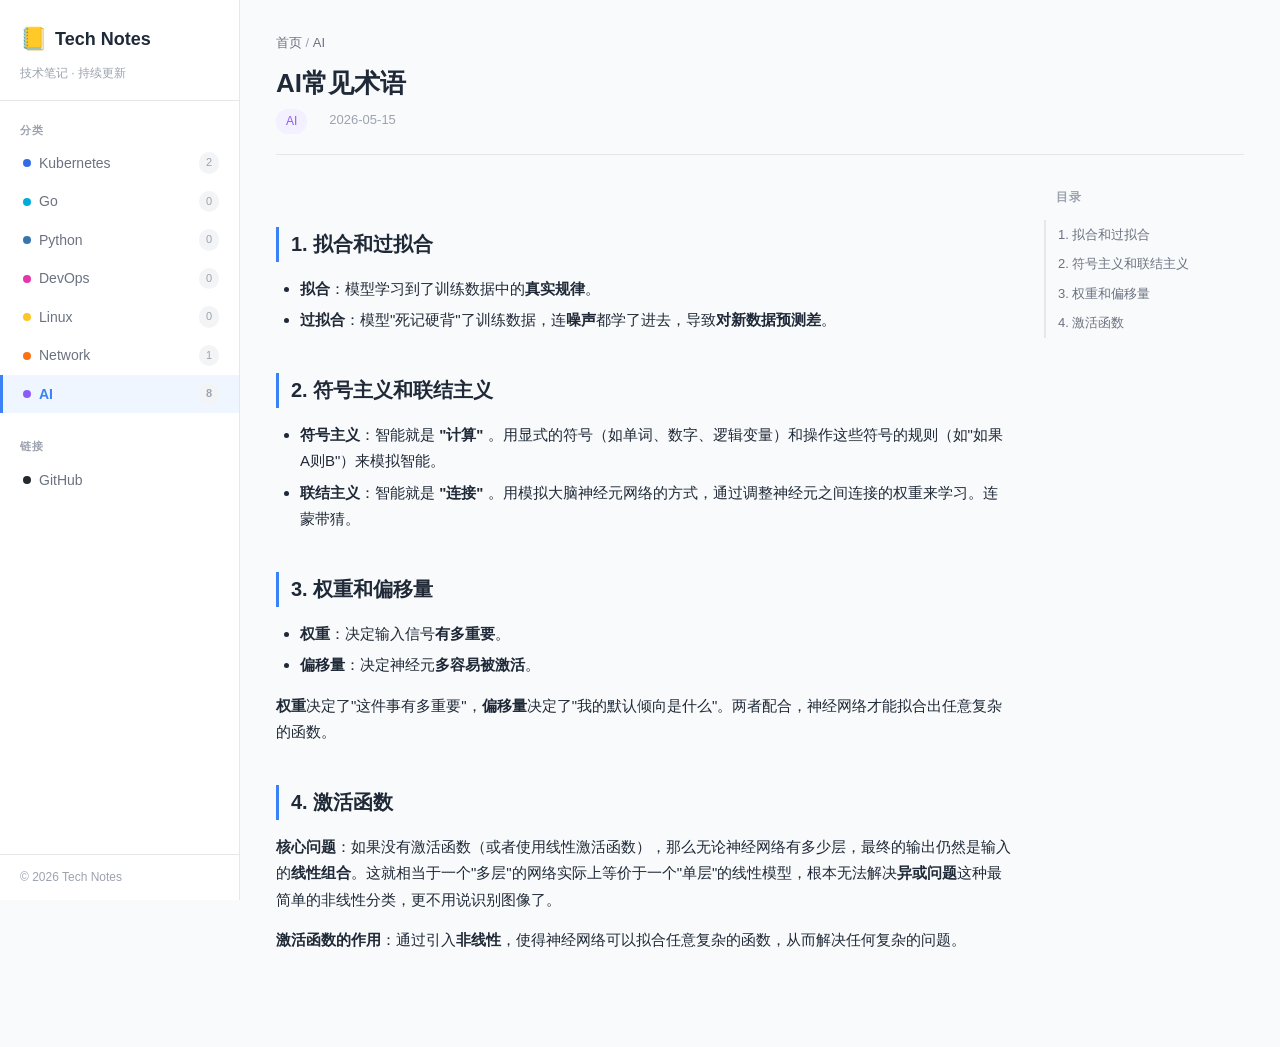
<file: posts/ai常见术语.html>
<!DOCTYPE html>
<html lang="zh-CN">
<head>
<meta charset="UTF-8">
<meta name="viewport" content="width=device-width, initial-scale=1.0">
<title>AI常见术语 - Tech Notes</title>
<link rel="stylesheet" href="../css/style.css">
</head>
<body>

<!-- Mobile Toggle -->
<button class="sidebar-toggle" onclick="toggleSidebar()">☰</button>
<div class="sidebar-overlay" id="overlay" onclick="toggleSidebar()"></div>

<div class="layout">

  <!-- ====== Sidebar ====== -->
  <aside class="sidebar" id="sidebar">
    <div class="sidebar-header">
      <a href="../index.html" class="blog-title"><span class="icon">📒</span> Tech Notes</a>
      <div class="blog-subtitle">技术笔记 · 持续更新</div>
    </div>

    <nav class="sidebar-nav">
      <div class="nav-section">
        <div class="nav-section-title">分类</div>
        <a href="../index.html#kubernetes" class="nav-item">
          <span class="dot" style="background:var(--tag-k8s)"></span>
          Kubernetes
          <span class="count">2</span>
        </a>
        <a href="../index.html#go" class="nav-item">
          <span class="dot" style="background:var(--tag-go)"></span>
          Go
          <span class="count">0</span>
        </a>
        <a href="../index.html#python" class="nav-item">
          <span class="dot" style="background:var(--tag-python)"></span>
          Python
          <span class="count">0</span>
        </a>
        <a href="../index.html#devops" class="nav-item">
          <span class="dot" style="background:var(--tag-devops)"></span>
          DevOps
          <span class="count">0</span>
        </a>
        <a href="../index.html#linux" class="nav-item">
          <span class="dot" style="background:var(--tag-linux)"></span>
          Linux
          <span class="count">0</span>
        </a>
        <a href="../index.html#network" class="nav-item">
          <span class="dot" style="background:var(--tag-network)"></span>
          Network
          <span class="count">1</span>
        </a>
        <a href="../index.html#ai" class="nav-item active">
          <span class="dot" style="background:var(--tag-ai)"></span>
          AI
          <span class="count">8</span>
        </a>
      </div>

      <div class="nav-section" style="margin-top:16px">
        <div class="nav-section-title">链接</div>
        <a href="https://github.com/pro12221" class="nav-item" target="_blank">
          <span class="dot" style="background:#24292e"></span>
          GitHub
        </a>
      </div>
    </nav>

    <div class="sidebar-footer">
      &copy; 2026 Tech Notes
    </div>
  </aside>

  <!-- ====== Main Content ====== -->
  <main class="main">
    <div class="content-wrapper">

      <div class="article-header">
        <div class="breadcrumb">
          <a href="../index.html">首页</a> / <a href="../index.html#ai">AI</a>
        </div>
        <h1>AI常见术语</h1>
        <div class="article-meta">
          <span>
            <span class="tag tag-ai">AI</span>
          </span>
          <span>2026-05-15</span>
        </div>
      </div>

      <div class="article-layout">

        <div class="article-content">

        <h2>1. 拟合和过拟合</h2>

        <ul>
          <li><strong>拟合</strong>：模型学习到了训练数据中的<strong>真实规律</strong>。</li>
          <li><strong>过拟合</strong>：模型"死记硬背"了训练数据，连<strong>噪声</strong>都学了进去，导致<strong>对新数据预测差</strong>。</li>
        </ul>

        <h2>2. 符号主义和联结主义</h2>

        <ul>
          <li><strong>符号主义</strong>：智能就是 <strong>"计算"</strong> 。用显式的符号（如单词、数字、逻辑变量）和操作这些符号的规则（如"如果A则B"）来模拟智能。</li>
          <li><strong>联结主义</strong>：智能就是 <strong>"连接"</strong> 。用模拟大脑神经元网络的方式，通过调整神经元之间连接的权重来学习。连蒙带猜。</li>
        </ul>

        <h2>3. 权重和偏移量</h2>

        <ul>
          <li><strong>权重</strong>：决定输入信号<strong>有多重要</strong>。</li>
          <li><strong>偏移量</strong>：决定神经元<strong>多容易被激活</strong>。</li>
        </ul>

        <p><strong>权重</strong>决定了"这件事有多重要"，<strong>偏移量</strong>决定了"我的默认倾向是什么"。两者配合，神经网络才能拟合出任意复杂的函数。</p>

        <h2>4. 激活函数</h2>

        <p><strong>核心问题</strong>：如果没有激活函数（或者使用线性激活函数），那么无论神经网络有多少层，最终的输出仍然是输入的<strong>线性组合</strong>。这就相当于一个"多层"的网络实际上等价于一个"单层"的线性模型，根本无法解决<strong>异或问题</strong>这种最简单的非线性分类，更不用说识别图像了。</p>

        <p><strong>激活函数的作用</strong>：通过引入<strong>非线性</strong>，使得神经网络可以拟合任意复杂的函数，从而解决任何复杂的问题。</p>

      </div>

        <!-- TOC (auto-generated by JS) -->
        <aside class="toc-container" id="toc-container">
          <div class="toc-title">目录</div>
          <ul class="toc-list" id="toc-list"></ul>
        </aside>

      </div>
      <!-- /article-layout -->

    </div>
  </main>

</div>

<!-- Mobile TOC button + panel -->
<button class="toc-mobile-btn" id="toc-mobile-btn" onclick="toggleMobileToc()">☰</button>
<div class="toc-mobile-panel" id="toc-mobile-panel">
  <div class="toc-title">目录</div>
  <ul class="toc-list" id="toc-mobile-list"></ul>
</div>

<script>
function toggleSidebar() {
  document.getElementById('sidebar').classList.toggle('open');
  document.getElementById('overlay').classList.toggle('show');
}

function toggleMobileToc() {
  document.getElementById('toc-mobile-panel').classList.toggle('show');
}

// ===== Auto-generate TOC from h2/h3 =====
(function() {
  var content = document.querySelector('.article-content');
  if (!content) return;

  var headings = content.querySelectorAll('h2, h3');
  var tocList = document.getElementById('toc-list');
  var tocMobileList = document.getElementById('toc-mobile-list');
  if (!tocList || headings.length === 0) return;

  var counter = 0;
  headings.forEach(function(h) {
    counter++;
    var slug = 'section-' + counter;
    h.id = slug;

    var li = document.createElement('li');
    li.className = 'toc-item';

    var a = document.createElement('a');
    a.className = 'toc-link' + (h.tagName === 'H3' ? ' level-h3' : '');
    a.href = '#' + slug;
    a.textContent = h.textContent;
    a.setAttribute('data-target', slug);

    a.addEventListener('click', function(e) {
      e.preventDefault();
      var target = document.getElementById(slug);
      if (target) target.scrollIntoView({ behavior: 'smooth', block: 'start' });
      var mobilePanel = document.getElementById('toc-mobile-panel');
      if (mobilePanel) mobilePanel.classList.remove('show');
    });

    li.appendChild(a);
    tocList.appendChild(li);

    if (tocMobileList) {
      var li2 = li.cloneNode(true);
      li2.querySelector('a').addEventListener('click', function(e) {
        e.preventDefault();
        var target = document.getElementById(slug);
        if (target) target.scrollIntoView({ behavior: 'smooth', block: 'start' });
        document.getElementById('toc-mobile-panel').classList.remove('show');
      });
      tocMobileList.appendChild(li2);
    }
  });

  // Scroll spy
  var allTocLinks = document.querySelectorAll('.toc-link');
  var allHeadings = content.querySelectorAll('h2, h3');

  function updateActiveToc() {
    var scrollTop = window.scrollY || document.documentElement.scrollTop;
    var currentId = '';
    allHeadings.forEach(function(h) {
      if (h.offsetTop - 60 <= scrollTop) currentId = h.id;
    });
    allTocLinks.forEach(function(link) {
      link.classList.toggle('active', link.getAttribute('data-target') === currentId);
    });
  }

  var ticking = false;
  window.addEventListener('scroll', function() {
    if (!ticking) {
      window.requestAnimationFrame(function() { updateActiveToc(); ticking = false; });
      ticking = true;
    }
  });

  updateActiveToc();
})();
</script>

</body>
</html>
</file>
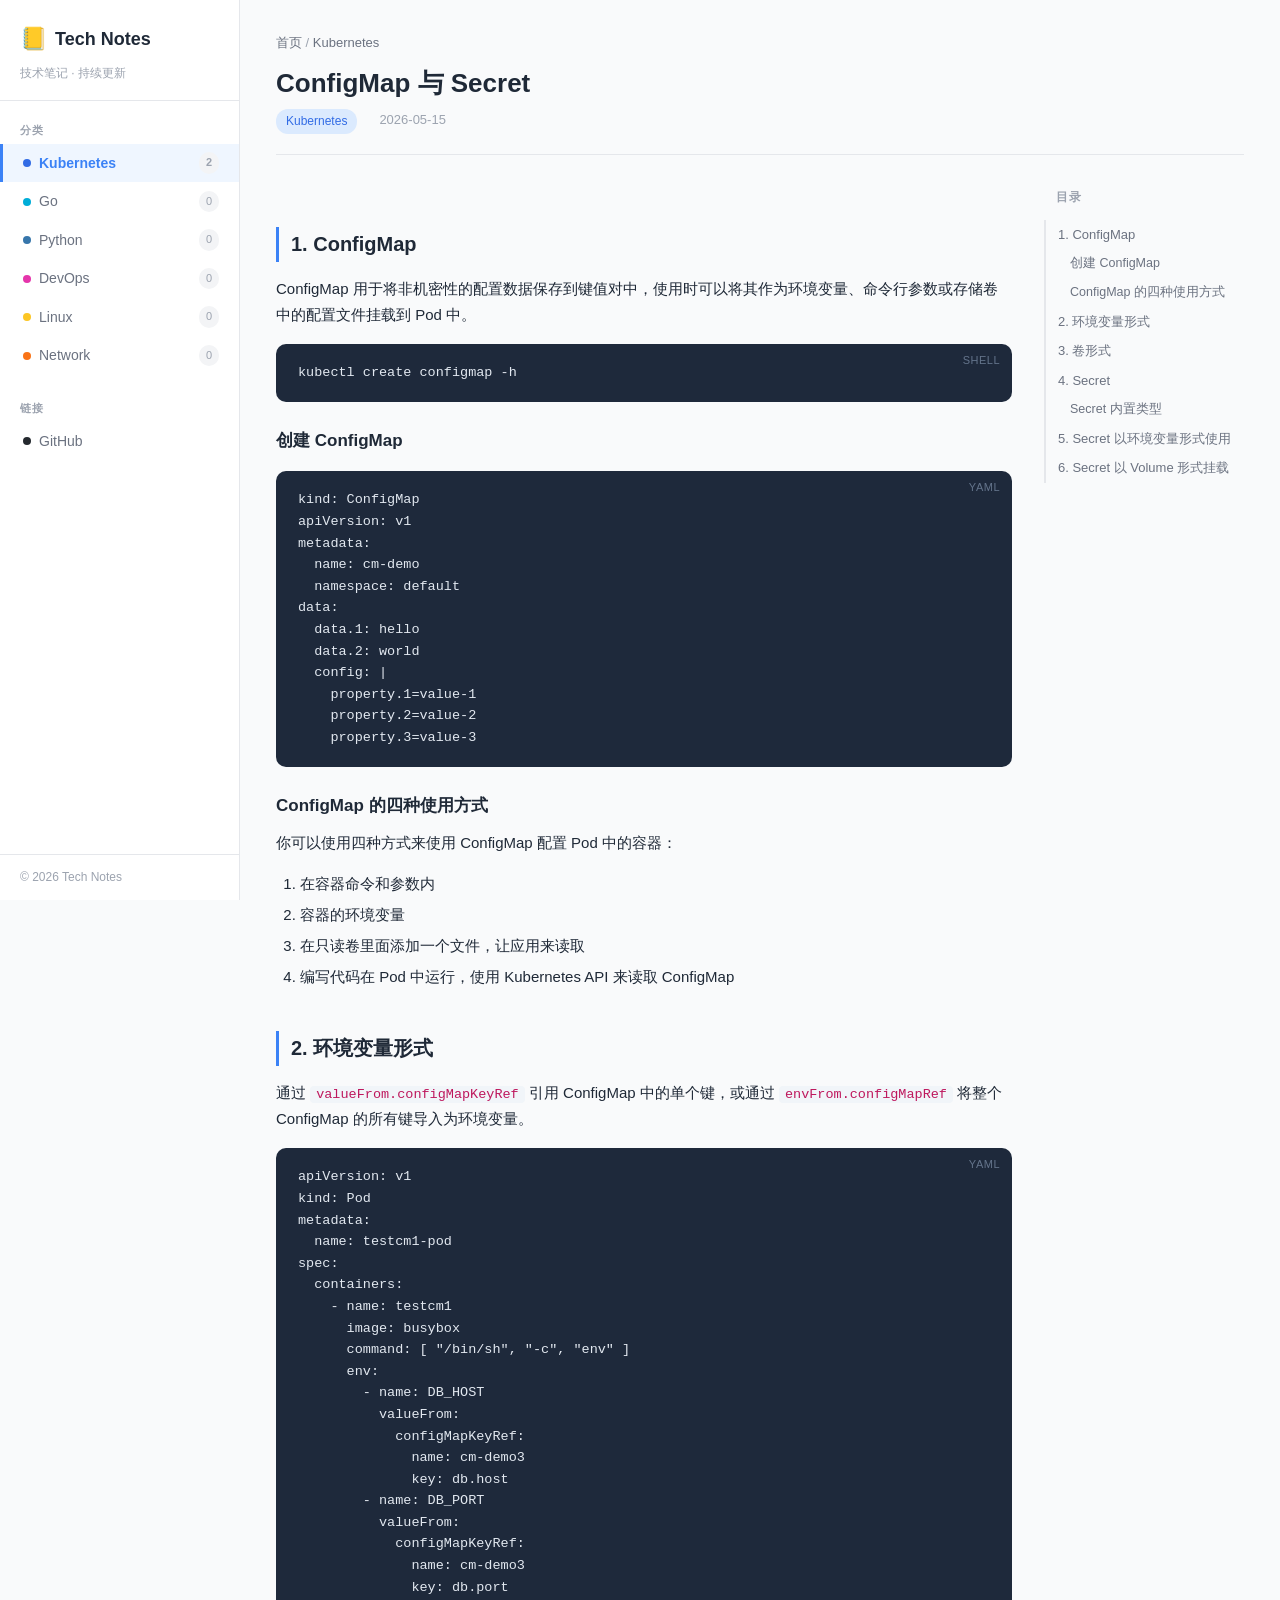
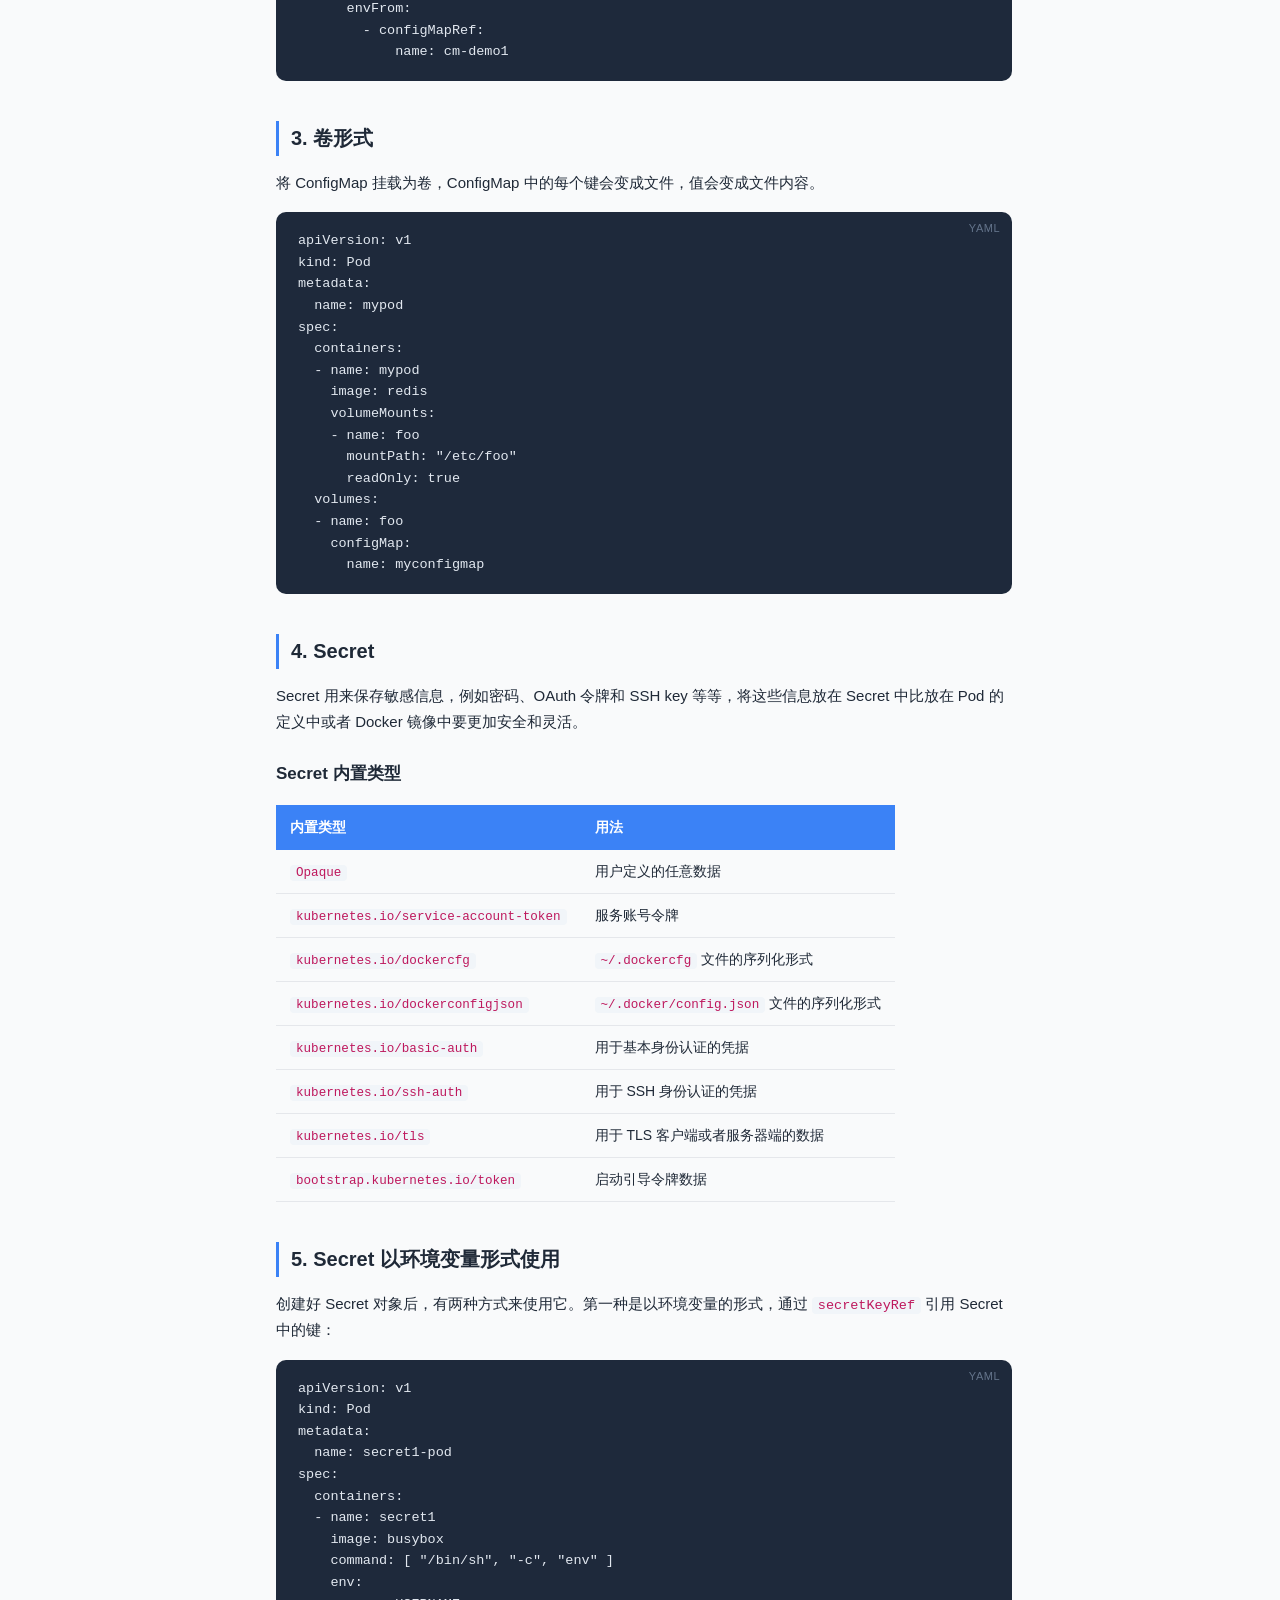
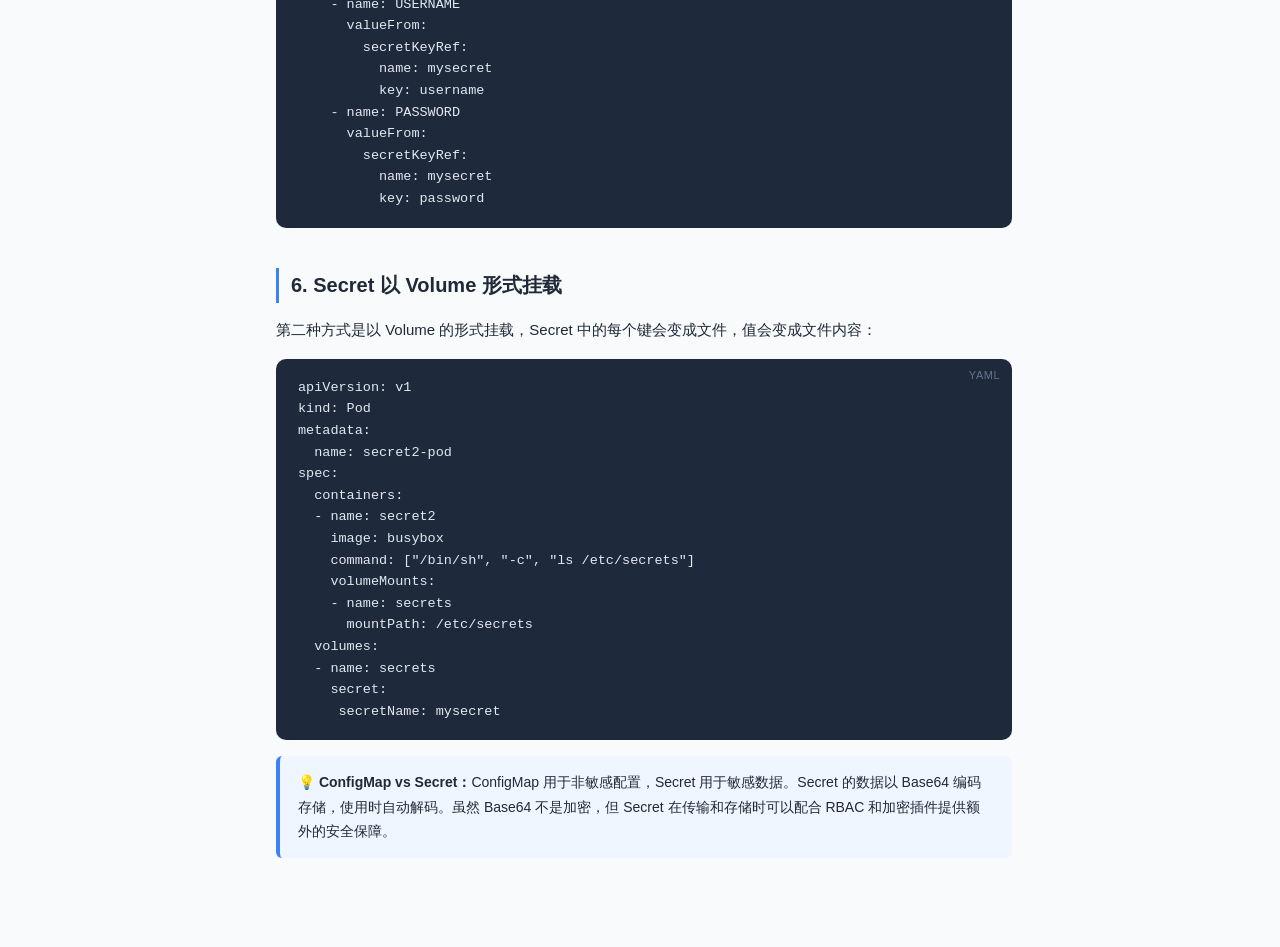
<file: posts/configmap-secret.html>
<!DOCTYPE html>
<html lang="zh-CN">
<head>
<meta charset="UTF-8">
<meta name="viewport" content="width=device-width, initial-scale=1.0">
<title>ConfigMap 与 Secret - Tech Notes</title>
<link rel="stylesheet" href="../css/style.css">
</head>
<body>

<!-- Mobile Toggle -->
<button class="sidebar-toggle" onclick="toggleSidebar()">☰</button>
<div class="sidebar-overlay" id="overlay" onclick="toggleSidebar()"></div>

<div class="layout">

  <!-- ====== Sidebar ====== -->
  <aside class="sidebar" id="sidebar">
    <div class="sidebar-header">
      <a href="../index.html" class="blog-title"><span class="icon">📒</span> Tech Notes</a>
      <div class="blog-subtitle">技术笔记 · 持续更新</div>
    </div>

    <nav class="sidebar-nav">
      <div class="nav-section">
        <div class="nav-section-title">分类</div>
        <a href="../index.html#kubernetes" class="nav-item active">
          <span class="dot" style="background:var(--tag-k8s)"></span>
          Kubernetes
          <span class="count">2</span>
        </a>
        <a href="../index.html#go" class="nav-item">
          <span class="dot" style="background:var(--tag-go)"></span>
          Go
          <span class="count">0</span>
        </a>
        <a href="../index.html#python" class="nav-item">
          <span class="dot" style="background:var(--tag-python)"></span>
          Python
          <span class="count">0</span>
        </a>
        <a href="../index.html#devops" class="nav-item">
          <span class="dot" style="background:var(--tag-devops)"></span>
          DevOps
          <span class="count">0</span>
        </a>
        <a href="../index.html#linux" class="nav-item">
          <span class="dot" style="background:var(--tag-linux)"></span>
          Linux
          <span class="count">0</span>
        </a>
        <a href="../index.html#network" class="nav-item">
          <span class="dot" style="background:var(--tag-network)"></span>
          Network
          <span class="count">0</span>
        </a>
      </div>

      <div class="nav-section" style="margin-top:16px">
        <div class="nav-section-title">链接</div>
        <a href="https://github.com/pro12221" class="nav-item" target="_blank">
          <span class="dot" style="background:#24292e"></span>
          GitHub
        </a>
      </div>
    </nav>

    <div class="sidebar-footer">
      &copy; 2026 Tech Notes
    </div>
  </aside>

  <!-- ====== Main Content ====== -->
  <main class="main">
    <div class="content-wrapper">

      <!-- Article Header -->
      <div class="article-header">
        <div class="breadcrumb">
          <a href="../index.html">首页</a> / <a href="../index.html#kubernetes">Kubernetes</a>
        </div>
        <h1>ConfigMap 与 Secret</h1>
        <div class="article-meta">
          <span><span class="tag tag-k8s">Kubernetes</span></span>
          <span>2026-05-15</span>
        </div>
      </div>

      <!-- Article Content -->
      <div class="article-layout">

        <div class="article-content">

        <h2>1. ConfigMap</h2>

        <p>ConfigMap 用于将非机密性的配置数据保存到键值对中，使用时可以将其作为环境变量、命令行参数或存储卷中的配置文件挂载到 Pod 中。</p>

<pre><code><span class="code-label">Shell</span>kubectl create configmap -h</code></pre>

        <h3>创建 ConfigMap</h3>

<pre><code><span class="code-label">YAML</span>kind: ConfigMap
apiVersion: v1
metadata:
  name: cm-demo
  namespace: default
data:
  data.1: hello
  data.2: world
  config: |
    property.1=value-1
    property.2=value-2
    property.3=value-3</code></pre>

        <h3>ConfigMap 的四种使用方式</h3>

        <p>你可以使用四种方式来使用 ConfigMap 配置 Pod 中的容器：</p>

        <ol>
          <li>在容器命令和参数内</li>
          <li>容器的环境变量</li>
          <li>在只读卷里面添加一个文件，让应用来读取</li>
          <li>编写代码在 Pod 中运行，使用 Kubernetes API 来读取 ConfigMap</li>
        </ol>

        <!-- ==================== 环境变量形式 ==================== -->
        <h2>2. 环境变量形式</h2>

        <p>通过 <code>valueFrom.configMapKeyRef</code> 引用 ConfigMap 中的单个键，或通过 <code>envFrom.configMapRef</code> 将整个 ConfigMap 的所有键导入为环境变量。</p>

<pre><code><span class="code-label">YAML</span>apiVersion: v1
kind: Pod
metadata:
  name: testcm1-pod
spec:
  containers:
    - name: testcm1
      image: busybox
      command: [ "/bin/sh", "-c", "env" ]
      env:
        - name: DB_HOST
          valueFrom:
            configMapKeyRef:
              name: cm-demo3
              key: db.host
        - name: DB_PORT
          valueFrom:
            configMapKeyRef:
              name: cm-demo3
              key: db.port
      envFrom:
        - configMapRef:
            name: cm-demo1</code></pre>

        <!-- ==================== 卷形式 ==================== -->
        <h2>3. 卷形式</h2>

        <p>将 ConfigMap 挂载为卷，ConfigMap 中的每个键会变成文件，值会变成文件内容。</p>

<pre><code><span class="code-label">YAML</span>apiVersion: v1
kind: Pod
metadata:
  name: mypod
spec:
  containers:
  - name: mypod
    image: redis
    volumeMounts:
    - name: foo
      mountPath: "/etc/foo"
      readOnly: true
  volumes:
  - name: foo
    configMap:
      name: myconfigmap</code></pre>

        <!-- ==================== Secret ==================== -->
        <h2>4. Secret</h2>

        <p>Secret 用来保存敏感信息，例如密码、OAuth 令牌和 SSH key 等等，将这些信息放在 Secret 中比放在 Pod 的定义中或者 Docker 镜像中要更加安全和灵活。</p>

        <h3>Secret 内置类型</h3>

        <table>
          <thead>
            <tr><th>内置类型</th><th>用法</th></tr>
          </thead>
          <tbody>
            <tr>
              <td><code>Opaque</code></td>
              <td>用户定义的任意数据</td>
            </tr>
            <tr>
              <td><code>kubernetes.io/service-account-token</code></td>
              <td>服务账号令牌</td>
            </tr>
            <tr>
              <td><code>kubernetes.io/dockercfg</code></td>
              <td><code>~/.dockercfg</code> 文件的序列化形式</td>
            </tr>
            <tr>
              <td><code>kubernetes.io/dockerconfigjson</code></td>
              <td><code>~/.docker/config.json</code> 文件的序列化形式</td>
            </tr>
            <tr>
              <td><code>kubernetes.io/basic-auth</code></td>
              <td>用于基本身份认证的凭据</td>
            </tr>
            <tr>
              <td><code>kubernetes.io/ssh-auth</code></td>
              <td>用于 SSH 身份认证的凭据</td>
            </tr>
            <tr>
              <td><code>kubernetes.io/tls</code></td>
              <td>用于 TLS 客户端或者服务器端的数据</td>
            </tr>
            <tr>
              <td><code>bootstrap.kubernetes.io/token</code></td>
              <td>启动引导令牌数据</td>
            </tr>
          </tbody>
        </table>

        <!-- ==================== 环境变量形式使用 Secret ==================== -->
        <h2>5. Secret 以环境变量形式使用</h2>

        <p>创建好 Secret 对象后，有两种方式来使用它。第一种是以环境变量的形式，通过 <code>secretKeyRef</code> 引用 Secret 中的键：</p>

<pre><code><span class="code-label">YAML</span>apiVersion: v1
kind: Pod
metadata:
  name: secret1-pod
spec:
  containers:
  - name: secret1
    image: busybox
    command: [ "/bin/sh", "-c", "env" ]
    env:
    - name: USERNAME
      valueFrom:
        secretKeyRef:
          name: mysecret
          key: username
    - name: PASSWORD
      valueFrom:
        secretKeyRef:
          name: mysecret
          key: password</code></pre>

        <!-- ==================== Volume 形式使用 Secret ==================== -->
        <h2>6. Secret 以 Volume 形式挂载</h2>

        <p>第二种方式是以 Volume 的形式挂载，Secret 中的每个键会变成文件，值会变成文件内容：</p>

<pre><code><span class="code-label">YAML</span>apiVersion: v1
kind: Pod
metadata:
  name: secret2-pod
spec:
  containers:
  - name: secret2
    image: busybox
    command: ["/bin/sh", "-c", "ls /etc/secrets"]
    volumeMounts:
    - name: secrets
      mountPath: /etc/secrets
  volumes:
  - name: secrets
    secret:
     secretName: mysecret</code></pre>

        <div class="highlight-box">
          <p><strong>💡 ConfigMap vs Secret：</strong>ConfigMap 用于非敏感配置，Secret 用于敏感数据。Secret 的数据以 Base64 编码存储，使用时自动解码。虽然 Base64 不是加密，但 Secret 在传输和存储时可以配合 RBAC 和加密插件提供额外的安全保障。</p>
        </div>

        </div>
        <!-- /article-content -->

        <!-- TOC (auto-generated by JS) -->
        <aside class="toc-container" id="toc-container">
          <div class="toc-title">目录</div>
          <ul class="toc-list" id="toc-list"></ul>
        </aside>

      </div>
      <!-- /article-layout -->

    </div>
  </main>

</div>

<!-- Mobile TOC button + panel -->
<button class="toc-mobile-btn" id="toc-mobile-btn" onclick="toggleMobileToc()">☰</button>
<div class="toc-mobile-panel" id="toc-mobile-panel">
  <div class="toc-title">目录</div>
  <ul class="toc-list" id="toc-mobile-list"></ul>
</div>

<script>
function toggleSidebar() {
  document.getElementById('sidebar').classList.toggle('open');
  document.getElementById('overlay').classList.toggle('show');
}

function toggleMobileToc() {
  document.getElementById('toc-mobile-panel').classList.toggle('show');
}

// ===== Auto-generate TOC from h2/h3 =====
(function() {
  var content = document.querySelector('.article-content');
  if (!content) return;

  var headings = content.querySelectorAll('h2, h3');
  var tocList = document.getElementById('toc-list');
  var tocMobileList = document.getElementById('toc-mobile-list');
  if (!tocList || headings.length === 0) return;

  var counter = 0;
  headings.forEach(function(h) {
    counter++;
    var slug = 'section-' + counter;
    h.id = slug;

    var li = document.createElement('li');
    li.className = 'toc-item';

    var a = document.createElement('a');
    a.className = 'toc-link' + (h.tagName === 'H3' ? ' level-h3' : '');
    a.href = '#' + slug;
    a.textContent = h.textContent;
    a.setAttribute('data-target', slug);

    a.addEventListener('click', function(e) {
      e.preventDefault();
      var target = document.getElementById(slug);
      if (target) target.scrollIntoView({ behavior: 'smooth', block: 'start' });
      var mobilePanel = document.getElementById('toc-mobile-panel');
      if (mobilePanel) mobilePanel.classList.remove('show');
    });

    li.appendChild(a);
    tocList.appendChild(li);

    if (tocMobileList) {
      var li2 = li.cloneNode(true);
      li2.querySelector('a').addEventListener('click', function(e) {
        e.preventDefault();
        var target = document.getElementById(slug);
        if (target) target.scrollIntoView({ behavior: 'smooth', block: 'start' });
        document.getElementById('toc-mobile-panel').classList.remove('show');
      });
      tocMobileList.appendChild(li2);
    }
  });

  // Scroll spy
  var allTocLinks = document.querySelectorAll('.toc-link');
  var allHeadings = content.querySelectorAll('h2, h3');

  function updateActiveToc() {
    var scrollTop = window.scrollY || document.documentElement.scrollTop;
    var currentId = '';
    allHeadings.forEach(function(h) {
      if (h.offsetTop - 60 <= scrollTop) currentId = h.id;
    });
    allTocLinks.forEach(function(link) {
      link.classList.toggle('active', link.getAttribute('data-target') === currentId);
    });
  }

  var ticking = false;
  window.addEventListener('scroll', function() {
    if (!ticking) {
      window.requestAnimationFrame(function() { updateActiveToc(); ticking = false; });
      ticking = true;
    }
  });

  updateActiveToc();
})();
</script>

</body>
</html>
</file>
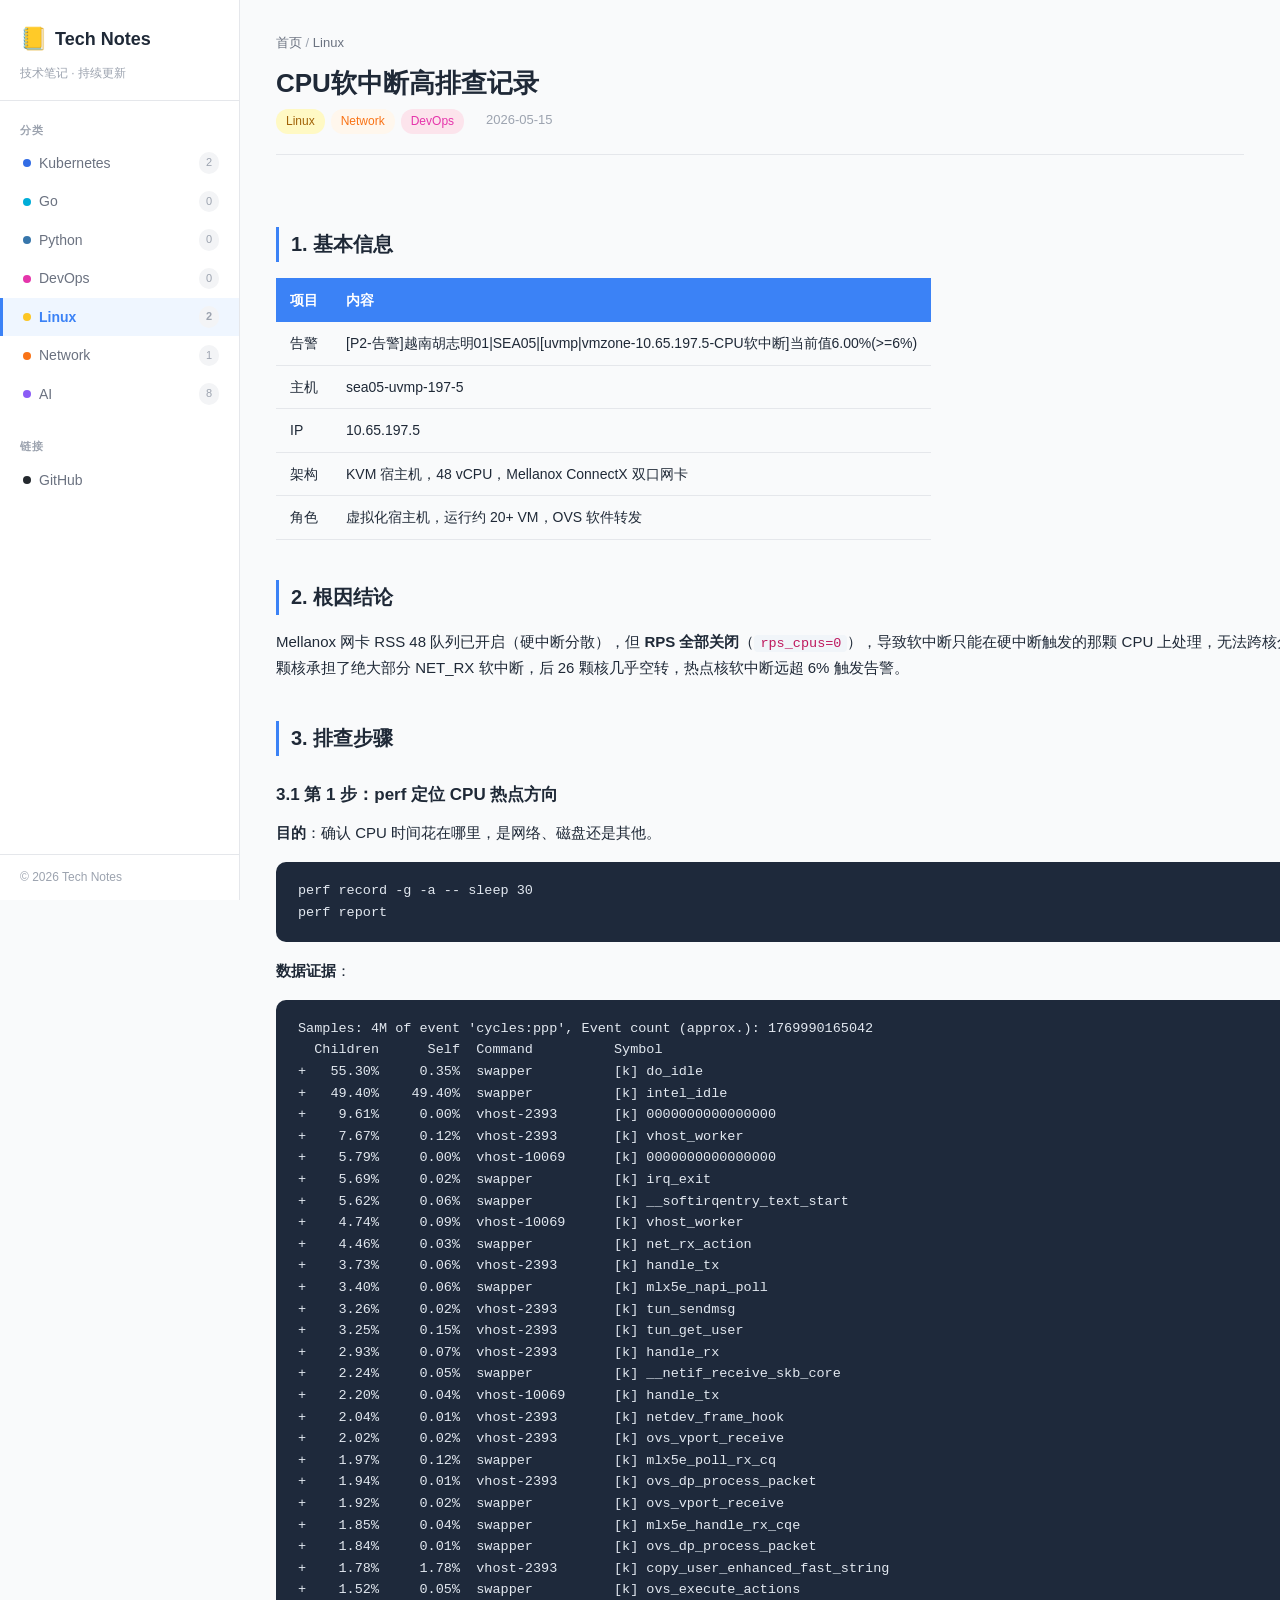
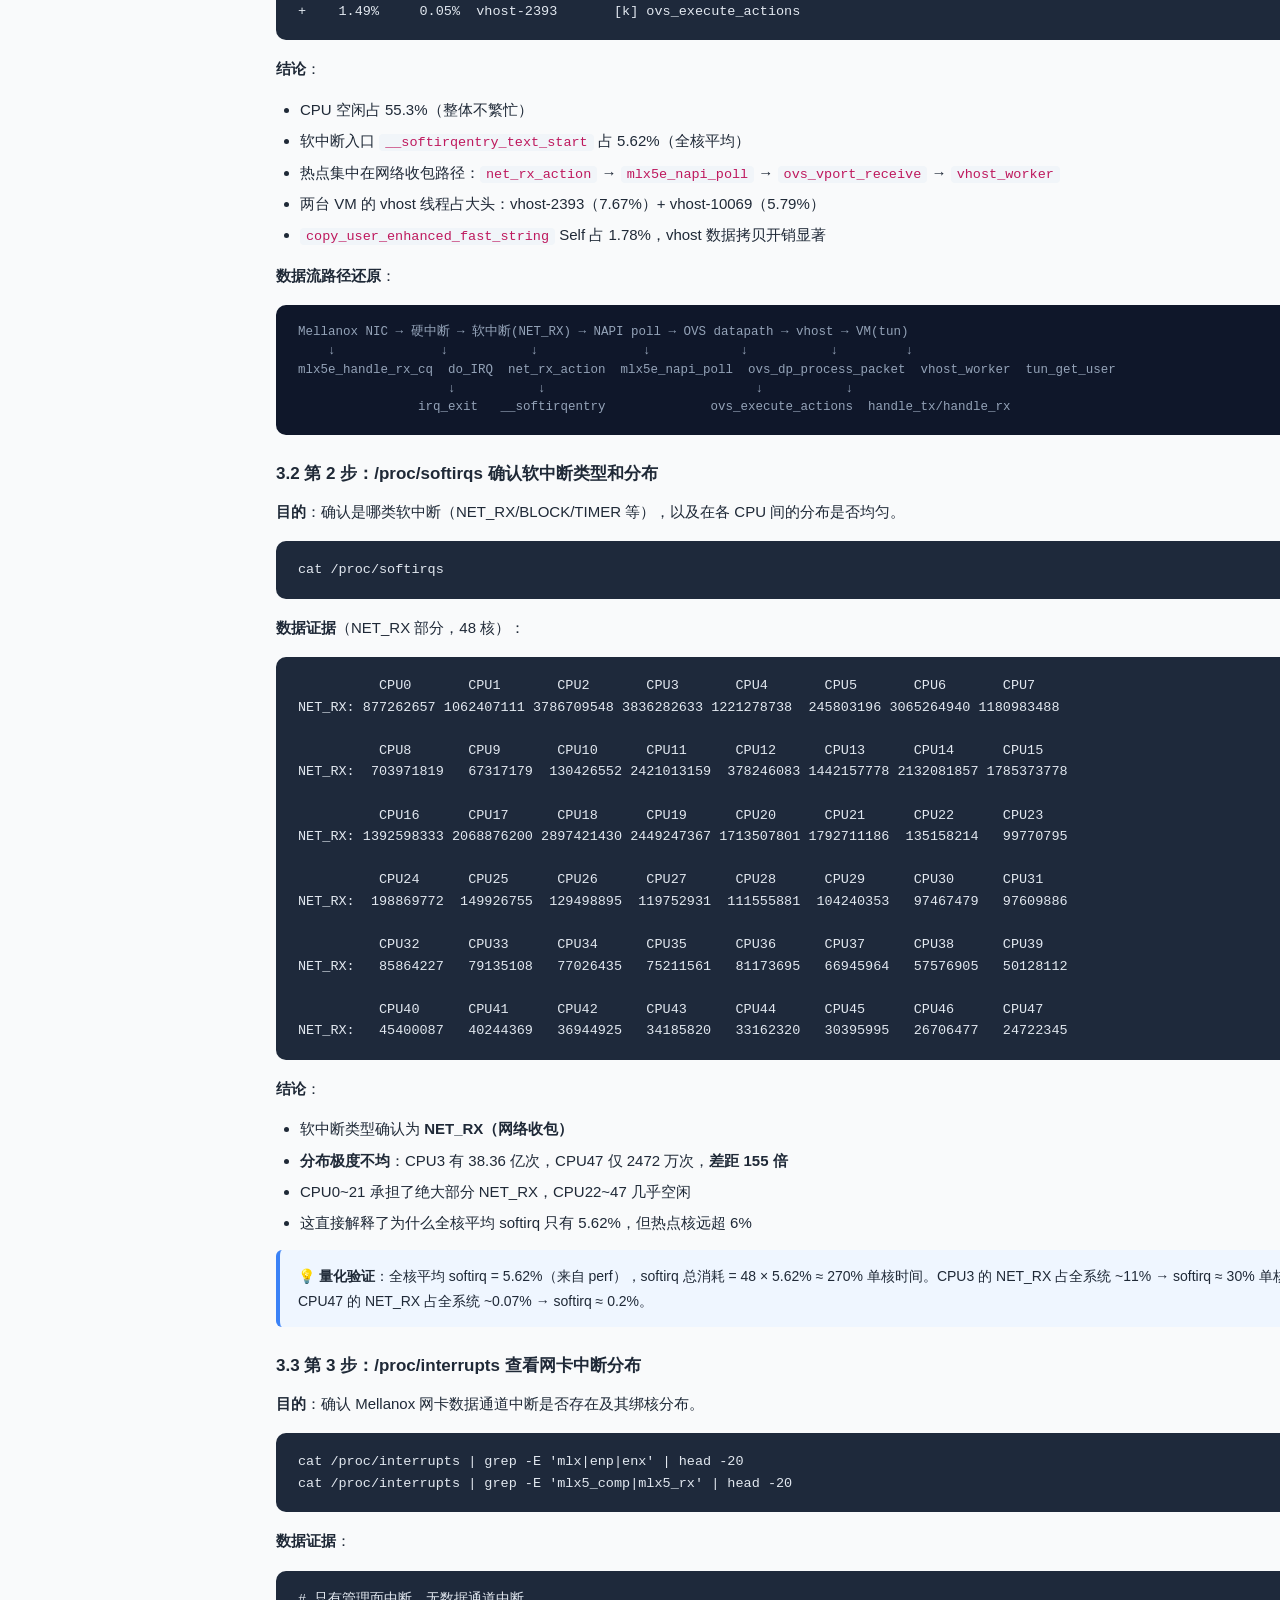
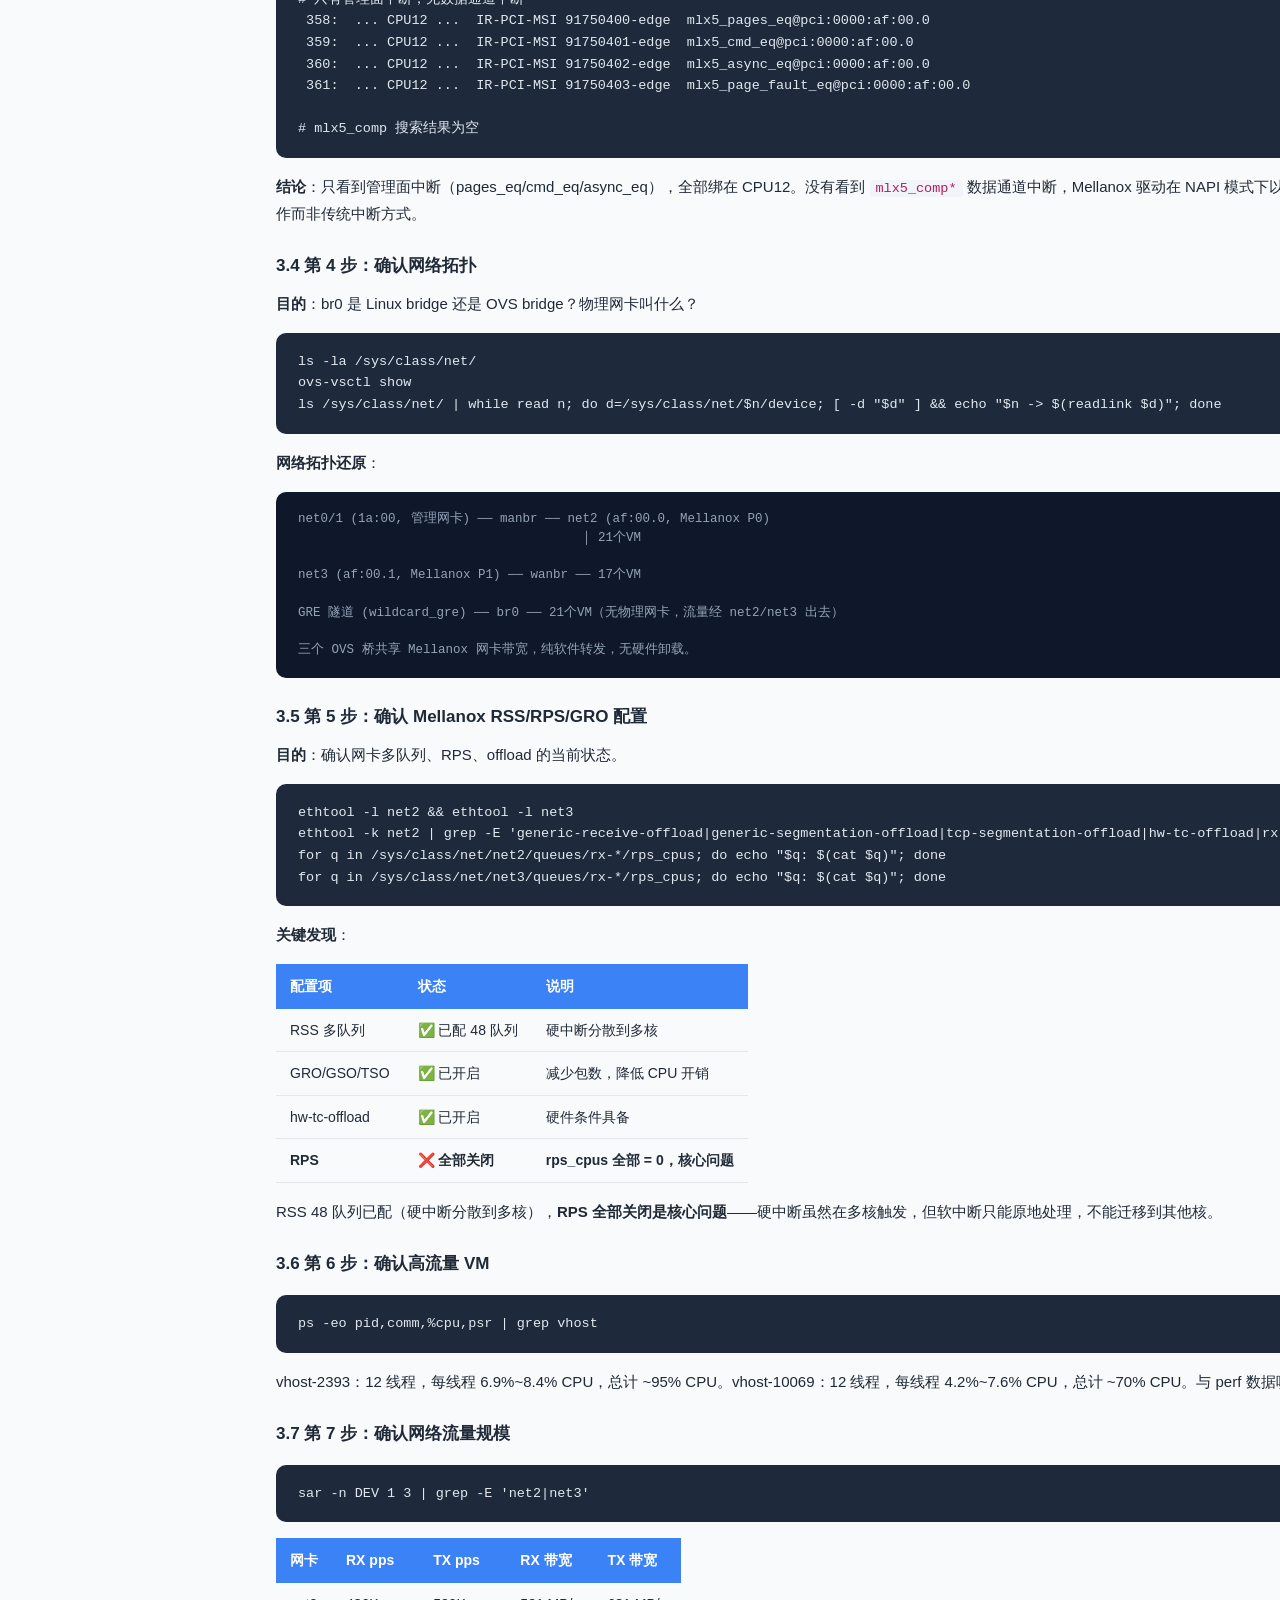
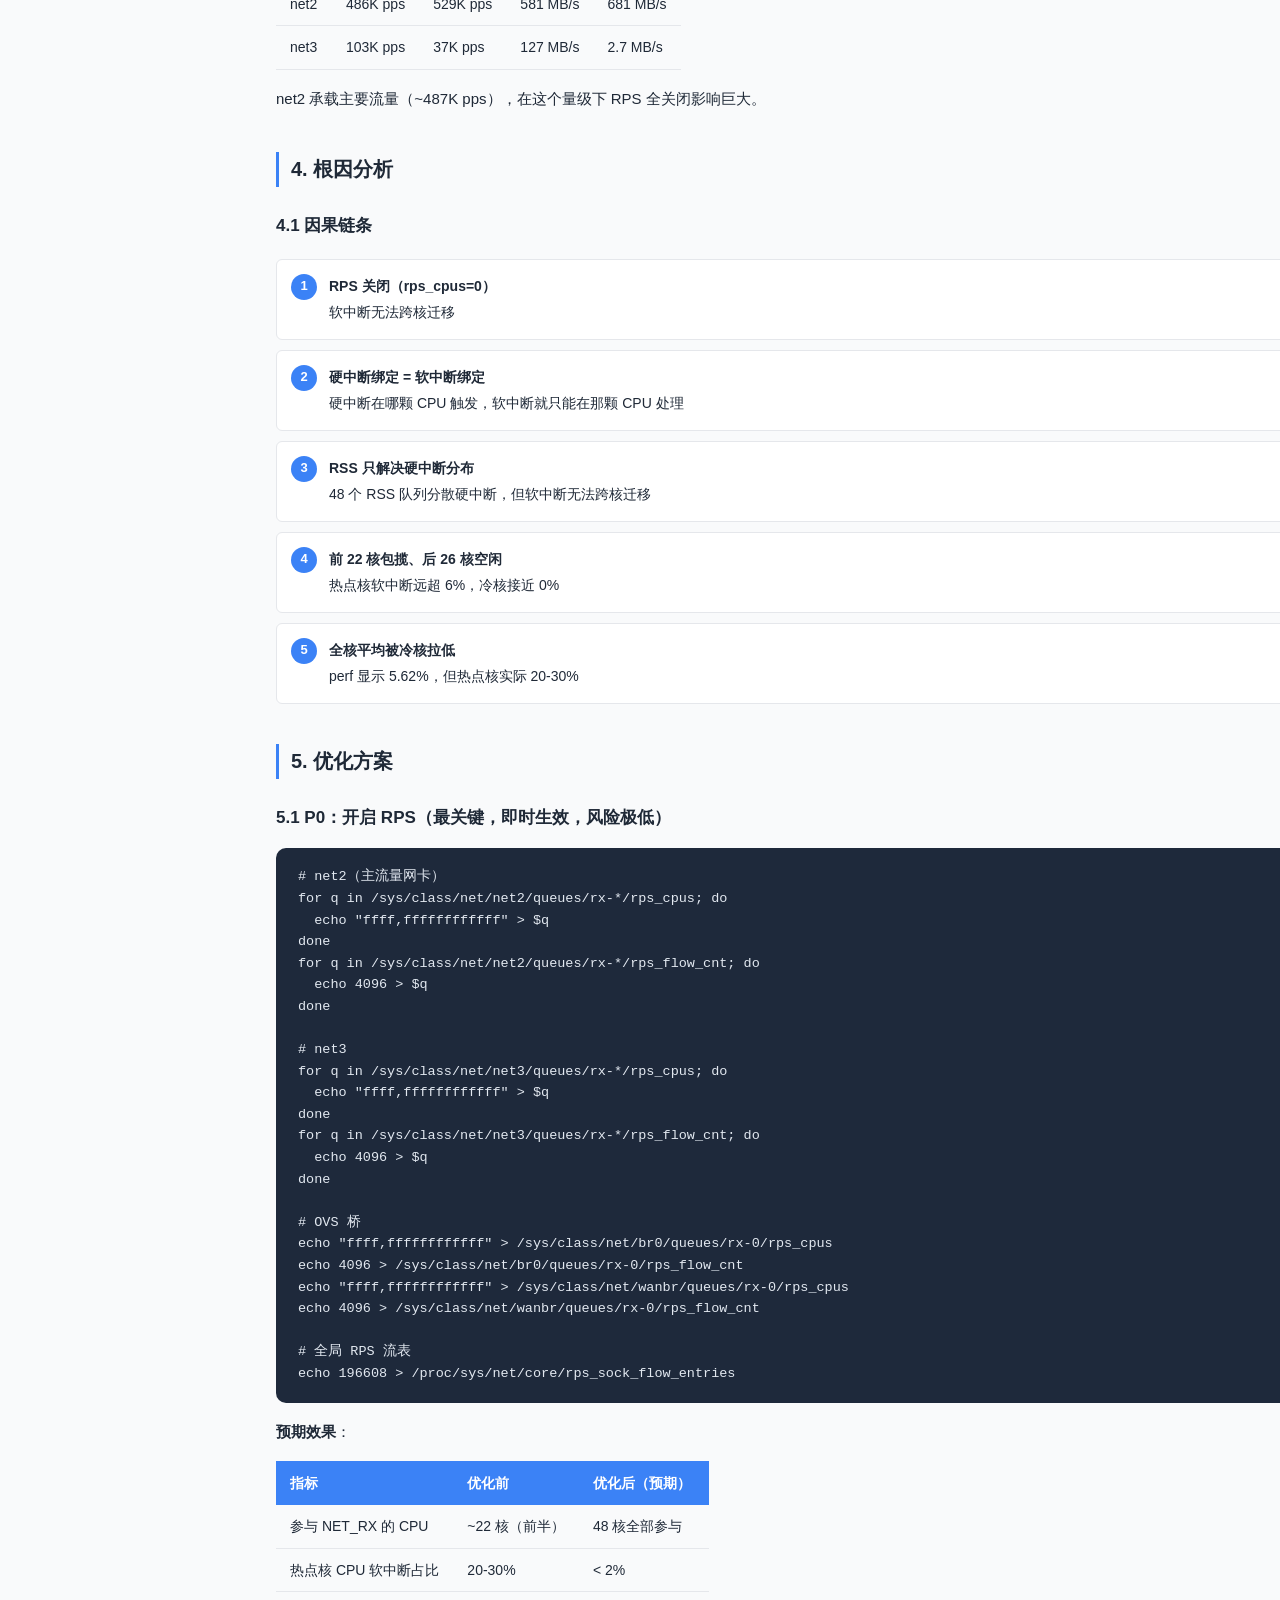
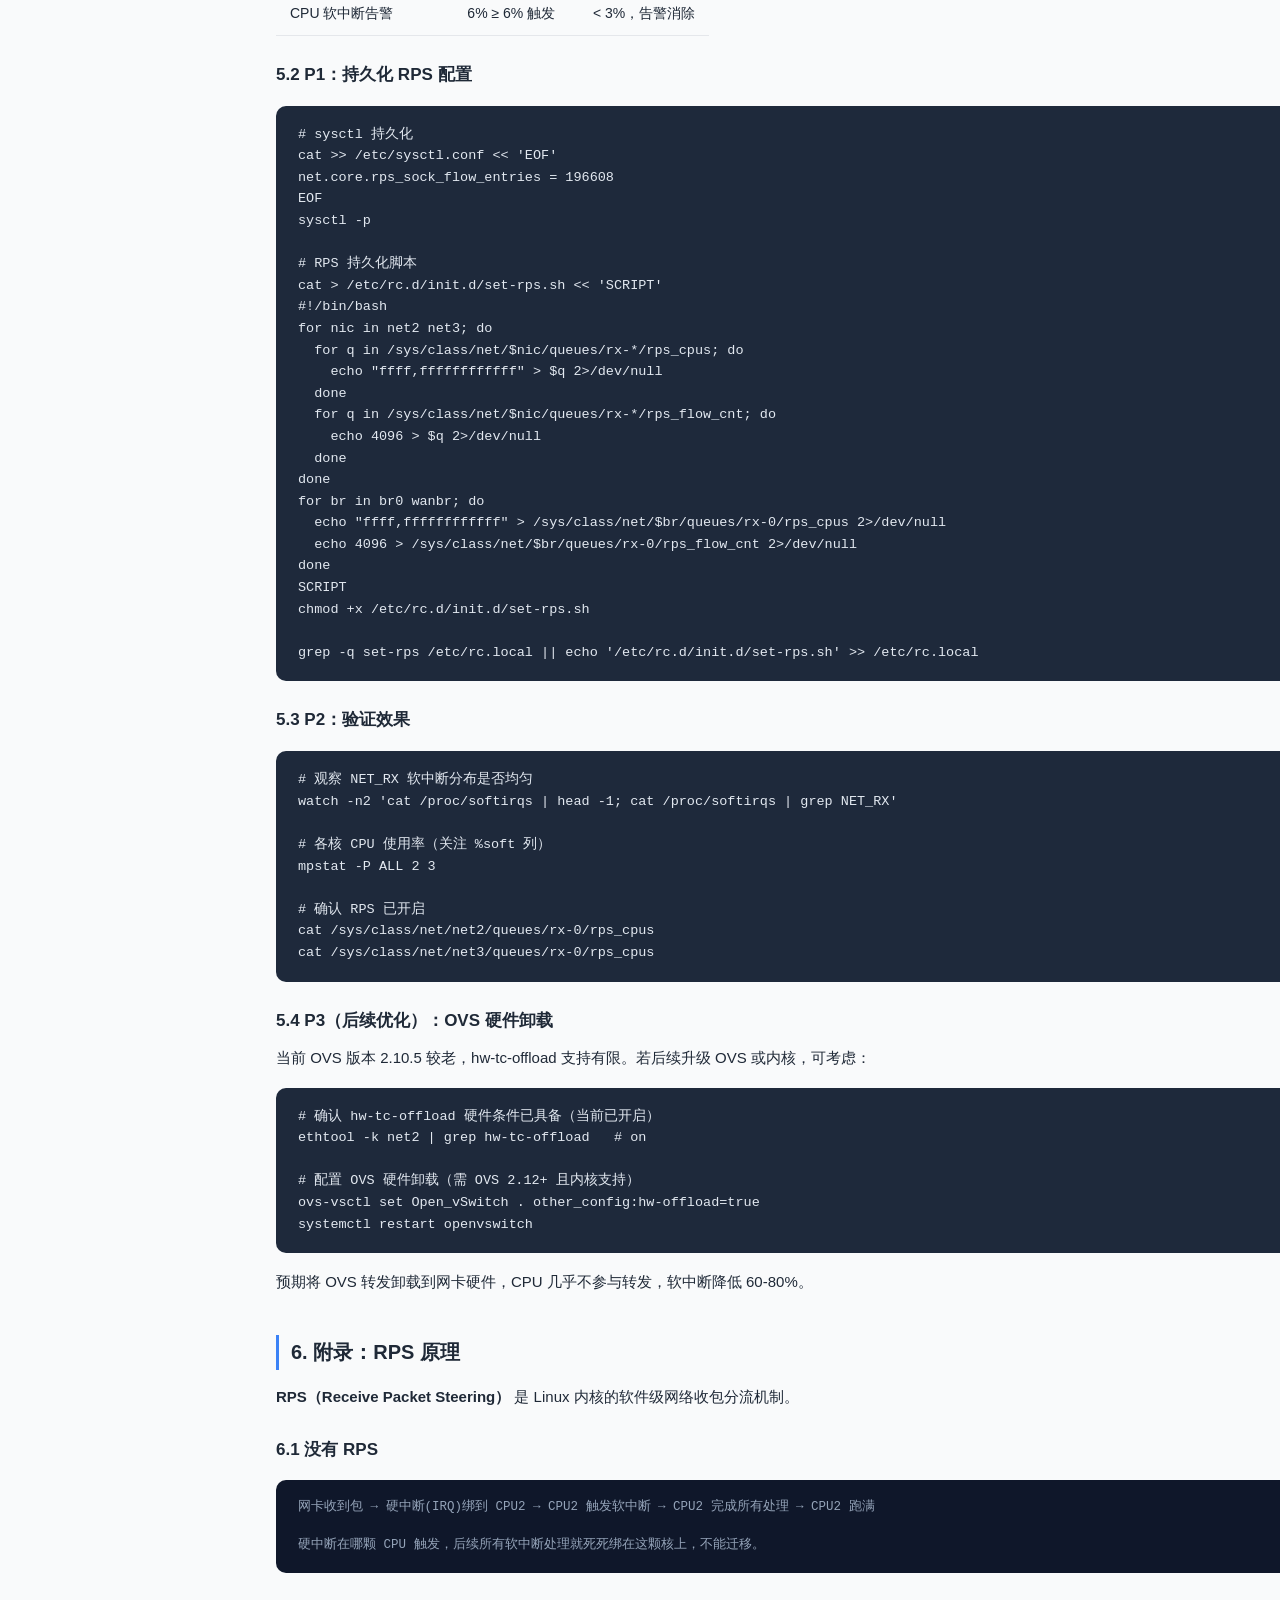
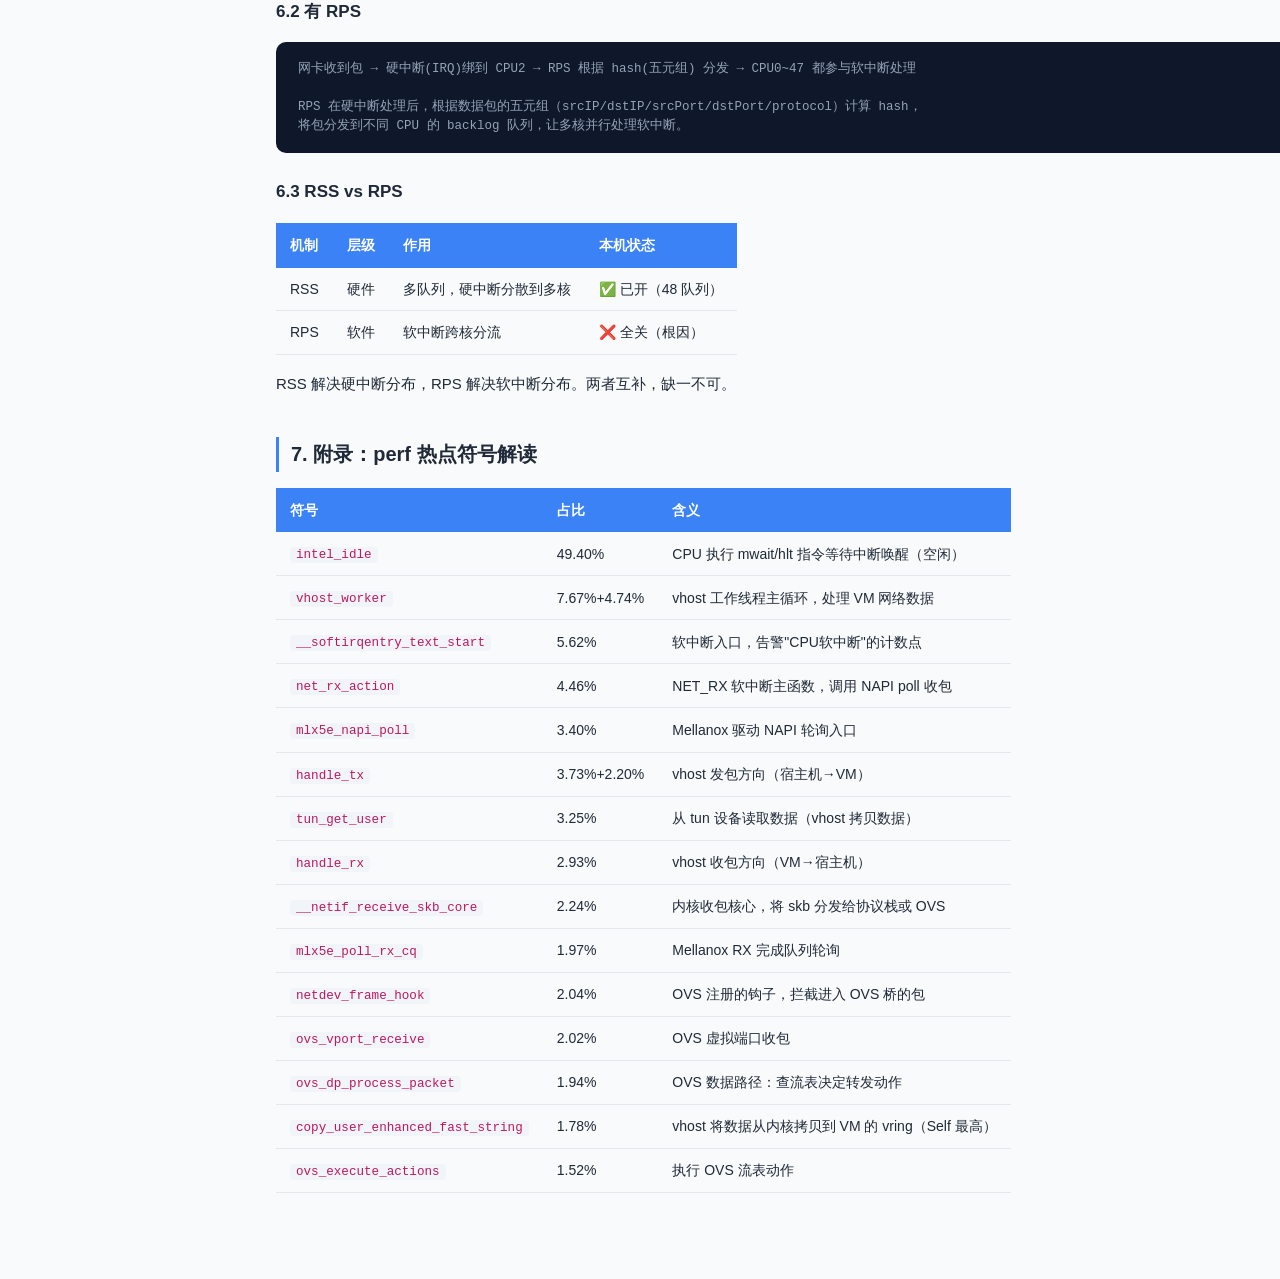
<file: posts/cpu软中断高排查记录.html>
<!DOCTYPE html>
<html lang="zh-CN">
<head>
<meta charset="UTF-8">
<meta name="viewport" content="width=device-width, initial-scale=1.0">
<title>CPU软中断高排查记录 - Tech Notes</title>
<link rel="stylesheet" href="../css/style.css">
</head>
<body>

<button class="sidebar-toggle" onclick="toggleSidebar()">☰</button>
<div class="sidebar-overlay" id="overlay" onclick="toggleSidebar()"></div>

<div class="layout">

  <aside class="sidebar" id="sidebar">
    <div class="sidebar-header">
      <a href="../index.html" class="blog-title"><span class="icon">📒</span> Tech Notes</a>
      <div class="blog-subtitle">技术笔记 · 持续更新</div>
    </div>
    <nav class="sidebar-nav">
      <div class="nav-section">
        <div class="nav-section-title">分类</div>
        <a href="../index.html#kubernetes" class="nav-item"><span class="dot" style="background:var(--tag-k8s)"></span>Kubernetes<span class="count">2</span></a>
        <a href="../index.html#go" class="nav-item"><span class="dot" style="background:var(--tag-go)"></span>Go<span class="count">0</span></a>
        <a href="../index.html#python" class="nav-item"><span class="dot" style="background:var(--tag-python)"></span>Python<span class="count">0</span></a>
        <a href="../index.html#devops" class="nav-item"><span class="dot" style="background:var(--tag-devops)"></span>DevOps<span class="count">0</span></a>
        <a href="../index.html#linux" class="nav-item active"><span class="dot" style="background:var(--tag-linux)"></span>Linux<span class="count">2</span></a>
        <a href="../index.html#network" class="nav-item"><span class="dot" style="background:var(--tag-network)"></span>Network<span class="count">1</span></a>
        <a href="../index.html#ai" class="nav-item"><span class="dot" style="background:var(--tag-ai)"></span>AI<span class="count">8</span></a>
      </div>
      <div class="nav-section" style="margin-top:16px">
        <div class="nav-section-title">链接</div>
        <a href="https://github.com/pro12221" class="nav-item" target="_blank"><span class="dot" style="background:#24292e"></span>GitHub</a>
      </div>
    </nav>
    <div class="sidebar-footer">&copy; 2026 Tech Notes</div>
  </aside>

  <main class="main">
    <div class="content-wrapper">

      <div class="article-header">
        <div class="breadcrumb">
          <a href="../index.html">首页</a> / <a href="../index.html#linux">Linux</a>
        </div>
        <h1>CPU软中断高排查记录</h1>
        <div class="article-meta">
          <span>
            <span class="tag tag-linux">Linux</span><span class="tag tag-network">Network</span><span class="tag tag-devops">DevOps</span>
          </span>
          <span>2026-05-15</span>
        </div>
      </div>

      <div class="article-layout">
        <div class="article-content">

        <h2>1. 基本信息</h2>

        <table>
          <thead><tr><th>项目</th><th>内容</th></tr></thead>
          <tbody>
            <tr><td>告警</td><td>[P2-告警]越南胡志明01|SEA05|[uvmp|vmzone-10.65.197.5-CPU软中断]当前值6.00%(&gt;=6%)</td></tr>
            <tr><td>主机</td><td>sea05-uvmp-197-5</td></tr>
            <tr><td>IP</td><td>10.65.197.5</td></tr>
            <tr><td>架构</td><td>KVM 宿主机，48 vCPU，Mellanox ConnectX 双口网卡</td></tr>
            <tr><td>角色</td><td>虚拟化宿主机，运行约 20+ VM，OVS 软件转发</td></tr>
          </tbody>
        </table>

        <h2>2. 根因结论</h2>

        <p>Mellanox 网卡 RSS 48 队列已开启（硬中断分散），但 <strong>RPS 全部关闭</strong>（<code>rps_cpus=0</code>），导致软中断只能在硬中断触发的那颗 CPU 上处理，无法跨核分流。前 22 颗核承担了绝大部分 NET_RX 软中断，后 26 颗核几乎空转，热点核软中断远超 6% 触发告警。</p>

        <h2>3. 排查步骤</h2>

        <h3>3.1 第 1 步：perf 定位 CPU 热点方向</h3>

        <p><strong>目的</strong>：确认 CPU 时间花在哪里，是网络、磁盘还是其他。</p>

<pre><code><span class="code-label">bash</span>perf record -g -a -- sleep 30
perf report</code></pre>

        <p><strong>数据证据</strong>：</p>

<pre><code><span class="code-label">text</span>Samples: 4M of event 'cycles:ppp', Event count (approx.): 1769990165042
  Children      Self  Command          Symbol
+   55.30%     0.35%  swapper          [k] do_idle
+   49.40%    49.40%  swapper          [k] intel_idle
+    9.61%     0.00%  vhost-2393       [k] 0000000000000000
+    7.67%     0.12%  vhost-2393       [k] vhost_worker
+    5.79%     0.00%  vhost-10069      [k] 0000000000000000
+    5.69%     0.02%  swapper          [k] irq_exit
+    5.62%     0.06%  swapper          [k] __softirqentry_text_start
+    4.74%     0.09%  vhost-10069      [k] vhost_worker
+    4.46%     0.03%  swapper          [k] net_rx_action
+    3.73%     0.06%  vhost-2393       [k] handle_tx
+    3.40%     0.06%  swapper          [k] mlx5e_napi_poll
+    3.26%     0.02%  vhost-2393       [k] tun_sendmsg
+    3.25%     0.15%  vhost-2393       [k] tun_get_user
+    2.93%     0.07%  vhost-2393       [k] handle_rx
+    2.24%     0.05%  swapper          [k] __netif_receive_skb_core
+    2.20%     0.04%  vhost-10069      [k] handle_tx
+    2.04%     0.01%  vhost-2393       [k] netdev_frame_hook
+    2.02%     0.02%  vhost-2393       [k] ovs_vport_receive
+    1.97%     0.12%  swapper          [k] mlx5e_poll_rx_cq
+    1.94%     0.01%  vhost-2393       [k] ovs_dp_process_packet
+    1.92%     0.02%  swapper          [k] ovs_vport_receive
+    1.85%     0.04%  swapper          [k] mlx5e_handle_rx_cqe
+    1.84%     0.01%  swapper          [k] ovs_dp_process_packet
+    1.78%     1.78%  vhost-2393       [k] copy_user_enhanced_fast_string
+    1.52%     0.05%  swapper          [k] ovs_execute_actions
+    1.49%     0.05%  vhost-2393       [k] ovs_execute_actions</code></pre>

        <p><strong>结论</strong>：</p>
        <ul>
          <li>CPU 空闲占 55.3%（整体不繁忙）</li>
          <li>软中断入口 <code>__softirqentry_text_start</code> 占 5.62%（全核平均）</li>
          <li>热点集中在网络收包路径：<code>net_rx_action</code> → <code>mlx5e_napi_poll</code> → <code>ovs_vport_receive</code> → <code>vhost_worker</code></li>
          <li>两台 VM 的 vhost 线程占大头：vhost-2393（7.67%）+ vhost-10069（5.79%）</li>
          <li><code>copy_user_enhanced_fast_string</code> Self 占 1.78%，vhost 数据拷贝开销显著</li>
        </ul>

        <p><strong>数据流路径还原</strong>：</p>

        <div class="flow-diagram">Mellanox NIC → 硬中断 → 软中断(NET_RX) → NAPI poll → OVS datapath → vhost → VM(tun)
    ↓              ↓           ↓              ↓            ↓           ↓         ↓
mlx5e_handle_rx_cq  do_IRQ  net_rx_action  mlx5e_napi_poll  ovs_dp_process_packet  vhost_worker  tun_get_user
                    ↓           ↓                            ↓           ↓
                irq_exit   __softirqentry              ovs_execute_actions  handle_tx/handle_rx</div>

        <h3>3.2 第 2 步：/proc/softirqs 确认软中断类型和分布</h3>

        <p><strong>目的</strong>：确认是哪类软中断（NET_RX/BLOCK/TIMER 等），以及在各 CPU 间的分布是否均匀。</p>

<pre><code><span class="code-label">bash</span>cat /proc/softirqs</code></pre>

        <p><strong>数据证据</strong>（NET_RX 部分，48 核）：</p>

<pre><code><span class="code-label">text</span>          CPU0       CPU1       CPU2       CPU3       CPU4       CPU5       CPU6       CPU7
NET_RX: 877262657 1062407111 3786709548 3836282633 1221278738  245803196 3065264940 1180983488

          CPU8       CPU9       CPU10      CPU11      CPU12      CPU13      CPU14      CPU15
NET_RX:  703971819   67317179  130426552 2421013159  378246083 1442157778 2132081857 1785373778

          CPU16      CPU17      CPU18      CPU19      CPU20      CPU21      CPU22      CPU23
NET_RX: 1392598333 2068876200 2897421430 2449247367 1713507801 1792711186  135158214   99770795

          CPU24      CPU25      CPU26      CPU27      CPU28      CPU29      CPU30      CPU31
NET_RX:  198869772  149926755  129498895  119752931  111555881  104240353   97467479   97609886

          CPU32      CPU33      CPU34      CPU35      CPU36      CPU37      CPU38      CPU39
NET_RX:   85864227   79135108   77026435   75211561   81173695   66945964   57576905   50128112

          CPU40      CPU41      CPU42      CPU43      CPU44      CPU45      CPU46      CPU47
NET_RX:   45400087   40244369   36944925   34185820   33162320   30395995   26706477   24722345</code></pre>

        <p><strong>结论</strong>：</p>
        <ul>
          <li>软中断类型确认为 <strong>NET_RX（网络收包）</strong></li>
          <li><strong>分布极度不均</strong>：CPU3 有 38.36 亿次，CPU47 仅 2472 万次，<strong>差距 155 倍</strong></li>
          <li>CPU0~21 承担了绝大部分 NET_RX，CPU22~47 几乎空闲</li>
          <li>这直接解释了为什么全核平均 softirq 只有 5.62%，但热点核远超 6%</li>
        </ul>

        <div class="highlight-box">
          <p><strong>💡 量化验证</strong>：全核平均 softirq = 5.62%（来自 perf），softirq 总消耗 = 48 × 5.62% ≈ 270% 单核时间。CPU3 的 NET_RX 占全系统 ~11% → softirq ≈ 30% 单核时间。CPU47 的 NET_RX 占全系统 ~0.07% → softirq ≈ 0.2%。</p>
        </div>

        <h3>3.3 第 3 步：/proc/interrupts 查看网卡中断分布</h3>

        <p><strong>目的</strong>：确认 Mellanox 网卡数据通道中断是否存在及其绑核分布。</p>

<pre><code><span class="code-label">bash</span>cat /proc/interrupts | grep -E 'mlx|enp|enx' | head -20
cat /proc/interrupts | grep -E 'mlx5_comp|mlx5_rx' | head -20</code></pre>

        <p><strong>数据证据</strong>：</p>

<pre><code><span class="code-label">text</span># 只有管理面中断，无数据通道中断
 358:  ... CPU12 ...  IR-PCI-MSI 91750400-edge  mlx5_pages_eq@pci:0000:af:00.0
 359:  ... CPU12 ...  IR-PCI-MSI 91750401-edge  mlx5_cmd_eq@pci:0000:af:00.0
 360:  ... CPU12 ...  IR-PCI-MSI 91750402-edge  mlx5_async_eq@pci:0000:af:00.0
 361:  ... CPU12 ...  IR-PCI-MSI 91750403-edge  mlx5_page_fault_eq@pci:0000:af:00.0

# mlx5_comp 搜索结果为空</code></pre>

        <p><strong>结论</strong>：只看到管理面中断（pages_eq/cmd_eq/async_eq），全部绑在 CPU12。没有看到 <code>mlx5_comp*</code> 数据通道中断，Mellanox 驱动在 NAPI 模式下以 poll 方式工作而非传统中断方式。</p>

        <h3>3.4 第 4 步：确认网络拓扑</h3>

        <p><strong>目的</strong>：br0 是 Linux bridge 还是 OVS bridge？物理网卡叫什么？</p>

<pre><code><span class="code-label">bash</span>ls -la /sys/class/net/
ovs-vsctl show
ls /sys/class/net/ | while read n; do d=/sys/class/net/$n/device; [ -d "$d" ] &amp;&amp; echo "$n -&gt; $(readlink $d)"; done</code></pre>

        <p><strong>网络拓扑还原</strong>：</p>

        <div class="flow-diagram">net0/1 (1a:00, 管理网卡) ── manbr ── net2 (af:00.0, Mellanox P0)
                                      │ 21个VM
                                      
net3 (af:00.1, Mellanox P1) ── wanbr ── 17个VM

GRE 隧道 (wildcard_gre) ── br0 ── 21个VM（无物理网卡，流量经 net2/net3 出去）

三个 OVS 桥共享 Mellanox 网卡带宽，纯软件转发，无硬件卸载。</div>

        <h3>3.5 第 5 步：确认 Mellanox RSS/RPS/GRO 配置</h3>

        <p><strong>目的</strong>：确认网卡多队列、RPS、offload 的当前状态。</p>

<pre><code><span class="code-label">bash</span>ethtool -l net2 &amp;&amp; ethtool -l net3
ethtool -k net2 | grep -E 'generic-receive-offload|generic-segmentation-offload|tcp-segmentation-offload|hw-tc-offload|rx-hashing'
for q in /sys/class/net/net2/queues/rx-*/rps_cpus; do echo "$q: $(cat $q)"; done
for q in /sys/class/net/net3/queues/rx-*/rps_cpus; do echo "$q: $(cat $q)"; done</code></pre>

        <p><strong>关键发现</strong>：</p>

        <table>
          <thead><tr><th>配置项</th><th>状态</th><th>说明</th></tr></thead>
          <tbody>
            <tr><td>RSS 多队列</td><td>✅ 已配 48 队列</td><td>硬中断分散到多核</td></tr>
            <tr><td>GRO/GSO/TSO</td><td>✅ 已开启</td><td>减少包数，降低 CPU 开销</td></tr>
            <tr><td>hw-tc-offload</td><td>✅ 已开启</td><td>硬件条件具备</td></tr>
            <tr><td><strong>RPS</strong></td><td><strong>❌ 全部关闭</strong></td><td><strong>rps_cpus 全部 = 0，核心问题</strong></td></tr>
          </tbody>
        </table>

        <p>RSS 48 队列已配（硬中断分散到多核），<strong>RPS 全部关闭是核心问题</strong>——硬中断虽然在多核触发，但软中断只能原地处理，不能迁移到其他核。</p>

        <h3>3.6 第 6 步：确认高流量 VM</h3>

<pre><code><span class="code-label">bash</span>ps -eo pid,comm,%cpu,psr | grep vhost</code></pre>

        <p>vhost-2393：12 线程，每线程 6.9%~8.4% CPU，总计 ~95% CPU。vhost-10069：12 线程，每线程 4.2%~7.6% CPU，总计 ~70% CPU。与 perf 数据吻合。</p>

        <h3>3.7 第 7 步：确认网络流量规模</h3>

<pre><code><span class="code-label">bash</span>sar -n DEV 1 3 | grep -E 'net2|net3'</code></pre>

        <table>
          <thead><tr><th>网卡</th><th>RX pps</th><th>TX pps</th><th>RX 带宽</th><th>TX 带宽</th></tr></thead>
          <tbody>
            <tr><td>net2</td><td>486K pps</td><td>529K pps</td><td>581 MB/s</td><td>681 MB/s</td></tr>
            <tr><td>net3</td><td>103K pps</td><td>37K pps</td><td>127 MB/s</td><td>2.7 MB/s</td></tr>
          </tbody>
        </table>

        <p>net2 承载主要流量（~487K pps），在这个量级下 RPS 全关闭影响巨大。</p>

        <h2>4. 根因分析</h2>

        <h3>4.1 因果链条</h3>

        <div class="flow-steps">
          <div class="flow-step"><strong>RPS 关闭（rps_cpus=0）</strong>软中断无法跨核迁移</div>
          <div class="flow-step"><strong>硬中断绑定 = 软中断绑定</strong>硬中断在哪颗 CPU 触发，软中断就只能在那颗 CPU 处理</div>
          <div class="flow-step"><strong>RSS 只解决硬中断分布</strong>48 个 RSS 队列分散硬中断，但软中断无法跨核迁移</div>
          <div class="flow-step"><strong>前 22 核包揽、后 26 核空闲</strong>热点核软中断远超 6%，冷核接近 0%</div>
          <div class="flow-step"><strong>全核平均被冷核拉低</strong>perf 显示 5.62%，但热点核实际 20-30%</div>
        </div>

        <h2>5. 优化方案</h2>

        <h3>5.1 P0：开启 RPS（最关键，即时生效，风险极低）</h3>

<pre><code><span class="code-label">bash</span># net2（主流量网卡）
for q in /sys/class/net/net2/queues/rx-*/rps_cpus; do
  echo "ffff,ffffffffffff" > $q
done
for q in /sys/class/net/net2/queues/rx-*/rps_flow_cnt; do
  echo 4096 > $q
done

# net3
for q in /sys/class/net/net3/queues/rx-*/rps_cpus; do
  echo "ffff,ffffffffffff" > $q
done
for q in /sys/class/net/net3/queues/rx-*/rps_flow_cnt; do
  echo 4096 > $q
done

# OVS 桥
echo "ffff,ffffffffffff" > /sys/class/net/br0/queues/rx-0/rps_cpus
echo 4096 > /sys/class/net/br0/queues/rx-0/rps_flow_cnt
echo "ffff,ffffffffffff" > /sys/class/net/wanbr/queues/rx-0/rps_cpus
echo 4096 > /sys/class/net/wanbr/queues/rx-0/rps_flow_cnt

# 全局 RPS 流表
echo 196608 > /proc/sys/net/core/rps_sock_flow_entries</code></pre>

        <p><strong>预期效果</strong>：</p>

        <table>
          <thead><tr><th>指标</th><th>优化前</th><th>优化后（预期）</th></tr></thead>
          <tbody>
            <tr><td>参与 NET_RX 的 CPU</td><td>~22 核（前半）</td><td>48 核全部参与</td></tr>
            <tr><td>热点核 CPU 软中断占比</td><td>20-30%</td><td>&lt; 2%</td></tr>
            <tr><td>CPU 软中断告警</td><td>6% ≥ 6% 触发</td><td>&lt; 3%，告警消除</td></tr>
          </tbody>
        </table>

        <h3>5.2 P1：持久化 RPS 配置</h3>

<pre><code><span class="code-label">bash</span># sysctl 持久化
cat >> /etc/sysctl.conf << 'EOF'
net.core.rps_sock_flow_entries = 196608
EOF
sysctl -p

# RPS 持久化脚本
cat > /etc/rc.d/init.d/set-rps.sh << 'SCRIPT'
#!/bin/bash
for nic in net2 net3; do
  for q in /sys/class/net/$nic/queues/rx-*/rps_cpus; do
    echo "ffff,ffffffffffff" > $q 2>/dev/null
  done
  for q in /sys/class/net/$nic/queues/rx-*/rps_flow_cnt; do
    echo 4096 > $q 2>/dev/null
  done
done
for br in br0 wanbr; do
  echo "ffff,ffffffffffff" > /sys/class/net/$br/queues/rx-0/rps_cpus 2>/dev/null
  echo 4096 > /sys/class/net/$br/queues/rx-0/rps_flow_cnt 2>/dev/null
done
SCRIPT
chmod +x /etc/rc.d/init.d/set-rps.sh

grep -q set-rps /etc/rc.local || echo '/etc/rc.d/init.d/set-rps.sh' >> /etc/rc.local</code></pre>

        <h3>5.3 P2：验证效果</h3>

<pre><code><span class="code-label">bash</span># 观察 NET_RX 软中断分布是否均匀
watch -n2 'cat /proc/softirqs | head -1; cat /proc/softirqs | grep NET_RX'

# 各核 CPU 使用率（关注 %soft 列）
mpstat -P ALL 2 3

# 确认 RPS 已开启
cat /sys/class/net/net2/queues/rx-0/rps_cpus
cat /sys/class/net/net3/queues/rx-0/rps_cpus</code></pre>

        <h3>5.4 P3（后续优化）：OVS 硬件卸载</h3>

        <p>当前 OVS 版本 2.10.5 较老，hw-tc-offload 支持有限。若后续升级 OVS 或内核，可考虑：</p>

<pre><code><span class="code-label">bash</span># 确认 hw-tc-offload 硬件条件已具备（当前已开启）
ethtool -k net2 | grep hw-tc-offload   # on

# 配置 OVS 硬件卸载（需 OVS 2.12+ 且内核支持）
ovs-vsctl set Open_vSwitch . other_config:hw-offload=true
systemctl restart openvswitch</code></pre>

        <p>预期将 OVS 转发卸载到网卡硬件，CPU 几乎不参与转发，软中断降低 60-80%。</p>

        <h2>6. 附录：RPS 原理</h2>

        <p><strong>RPS（Receive Packet Steering）</strong> 是 Linux 内核的软件级网络收包分流机制。</p>

        <h3>6.1 没有 RPS</h3>

        <div class="flow-diagram">网卡收到包 → 硬中断(IRQ)绑到 CPU2 → CPU2 触发软中断 → CPU2 完成所有处理 → CPU2 跑满

硬中断在哪颗 CPU 触发，后续所有软中断处理就死死绑在这颗核上，不能迁移。</div>

        <h3>6.2 有 RPS</h3>

        <div class="flow-diagram">网卡收到包 → 硬中断(IRQ)绑到 CPU2 → RPS 根据 hash(五元组) 分发 → CPU0~47 都参与软中断处理

RPS 在硬中断处理后，根据数据包的五元组（srcIP/dstIP/srcPort/dstPort/protocol）计算 hash，
将包分发到不同 CPU 的 backlog 队列，让多核并行处理软中断。</div>

        <h3>6.3 RSS vs RPS</h3>

        <table>
          <thead><tr><th>机制</th><th>层级</th><th>作用</th><th>本机状态</th></tr></thead>
          <tbody>
            <tr><td>RSS</td><td>硬件</td><td>多队列，硬中断分散到多核</td><td>✅ 已开（48 队列）</td></tr>
            <tr><td>RPS</td><td>软件</td><td>软中断跨核分流</td><td>❌ 全关（根因）</td></tr>
          </tbody>
        </table>

        <p>RSS 解决硬中断分布，RPS 解决软中断分布。两者互补，缺一不可。</p>

        <h2>7. 附录：perf 热点符号解读</h2>

        <table>
          <thead><tr><th>符号</th><th>占比</th><th>含义</th></tr></thead>
          <tbody>
            <tr><td><code>intel_idle</code></td><td>49.40%</td><td>CPU 执行 mwait/hlt 指令等待中断唤醒（空闲）</td></tr>
            <tr><td><code>vhost_worker</code></td><td>7.67%+4.74%</td><td>vhost 工作线程主循环，处理 VM 网络数据</td></tr>
            <tr><td><code>__softirqentry_text_start</code></td><td>5.62%</td><td>软中断入口，告警"CPU软中断"的计数点</td></tr>
            <tr><td><code>net_rx_action</code></td><td>4.46%</td><td>NET_RX 软中断主函数，调用 NAPI poll 收包</td></tr>
            <tr><td><code>mlx5e_napi_poll</code></td><td>3.40%</td><td>Mellanox 驱动 NAPI 轮询入口</td></tr>
            <tr><td><code>handle_tx</code></td><td>3.73%+2.20%</td><td>vhost 发包方向（宿主机→VM）</td></tr>
            <tr><td><code>tun_get_user</code></td><td>3.25%</td><td>从 tun 设备读取数据（vhost 拷贝数据）</td></tr>
            <tr><td><code>handle_rx</code></td><td>2.93%</td><td>vhost 收包方向（VM→宿主机）</td></tr>
            <tr><td><code>__netif_receive_skb_core</code></td><td>2.24%</td><td>内核收包核心，将 skb 分发给协议栈或 OVS</td></tr>
            <tr><td><code>mlx5e_poll_rx_cq</code></td><td>1.97%</td><td>Mellanox RX 完成队列轮询</td></tr>
            <tr><td><code>netdev_frame_hook</code></td><td>2.04%</td><td>OVS 注册的钩子，拦截进入 OVS 桥的包</td></tr>
            <tr><td><code>ovs_vport_receive</code></td><td>2.02%</td><td>OVS 虚拟端口收包</td></tr>
            <tr><td><code>ovs_dp_process_packet</code></td><td>1.94%</td><td>OVS 数据路径：查流表决定转发动作</td></tr>
            <tr><td><code>copy_user_enhanced_fast_string</code></td><td>1.78%</td><td>vhost 将数据从内核拷贝到 VM 的 vring（Self 最高）</td></tr>
            <tr><td><code>ovs_execute_actions</code></td><td>1.52%</td><td>执行 OVS 流表动作</td></tr>
          </tbody>
        </table>

      </div>

        <aside class="toc-container" id="toc-container">
          <div class="toc-title">目录</div>
          <ul class="toc-list" id="toc-list"></ul>
        </aside>
      </div>

    </div>
  </main>

</div>

<button class="toc-mobile-btn" id="toc-mobile-btn" onclick="toggleMobileToc()">☰</button>
<div class="toc-mobile-panel" id="toc-mobile-panel">
  <div class="toc-title">目录</div>
  <ul class="toc-list" id="toc-mobile-list"></ul>
</div>

<script>
function toggleSidebar(){document.getElementById('sidebar').classList.toggle('open');document.getElementById('overlay').classList.toggle('show')}
function toggleMobileToc(){document.getElementById('toc-mobile-panel').classList.toggle('show')}
(function(){var c=document.querySelector('.article-content');if(!c)return;var h=c.querySelectorAll('h2,h3'),t=document.getElementById('toc-list'),m=document.getElementById('toc-mobile-list');if(!t||h.length===0)return;var n=0;h.forEach(function(e){n++;var s='section-'+n;e.id=s;var li=document.createElement('li');li.className='toc-item';var a=document.createElement('a');a.className='toc-link'+(e.tagName==='H3'?' level-h3':'');a.href='#'+s;a.textContent=e.textContent;a.setAttribute('data-target',s);a.addEventListener('click',function(ev){ev.preventDefault();var tgt=document.getElementById(s);if(tgt)tgt.scrollIntoView({behavior:'smooth',block:'start'});var mp=document.getElementById('toc-mobile-panel');if(mp)mp.classList.remove('show')});li.appendChild(a);t.appendChild(li);if(m){var l2=li.cloneNode(true);l2.querySelector('a').addEventListener('click',function(ev){ev.preventDefault();var tgt=document.getElementById(s);if(tgt)tgt.scrollIntoView({behavior:'smooth',block:'start'});document.getElementById('toc-mobile-panel').classList.remove('show')});m.appendChild(l2)}});var tl=document.querySelectorAll('.toc-link'),ah=c.querySelectorAll('h2,h3');function ua(){var st=window.scrollY||document.documentElement.scrollTop,ci='';ah.forEach(function(e){if(e.offsetTop-60<=st)ci=e.id});tl.forEach(function(l){l.classList.toggle('active',l.getAttribute('data-target')===ci)})}var tk=false;window.addEventListener('scroll',function(){if(!tk){window.requestAnimationFrame(function(){ua();tk=false});tk=true}});ua()})();
</script>

</body>
</html>
</file>
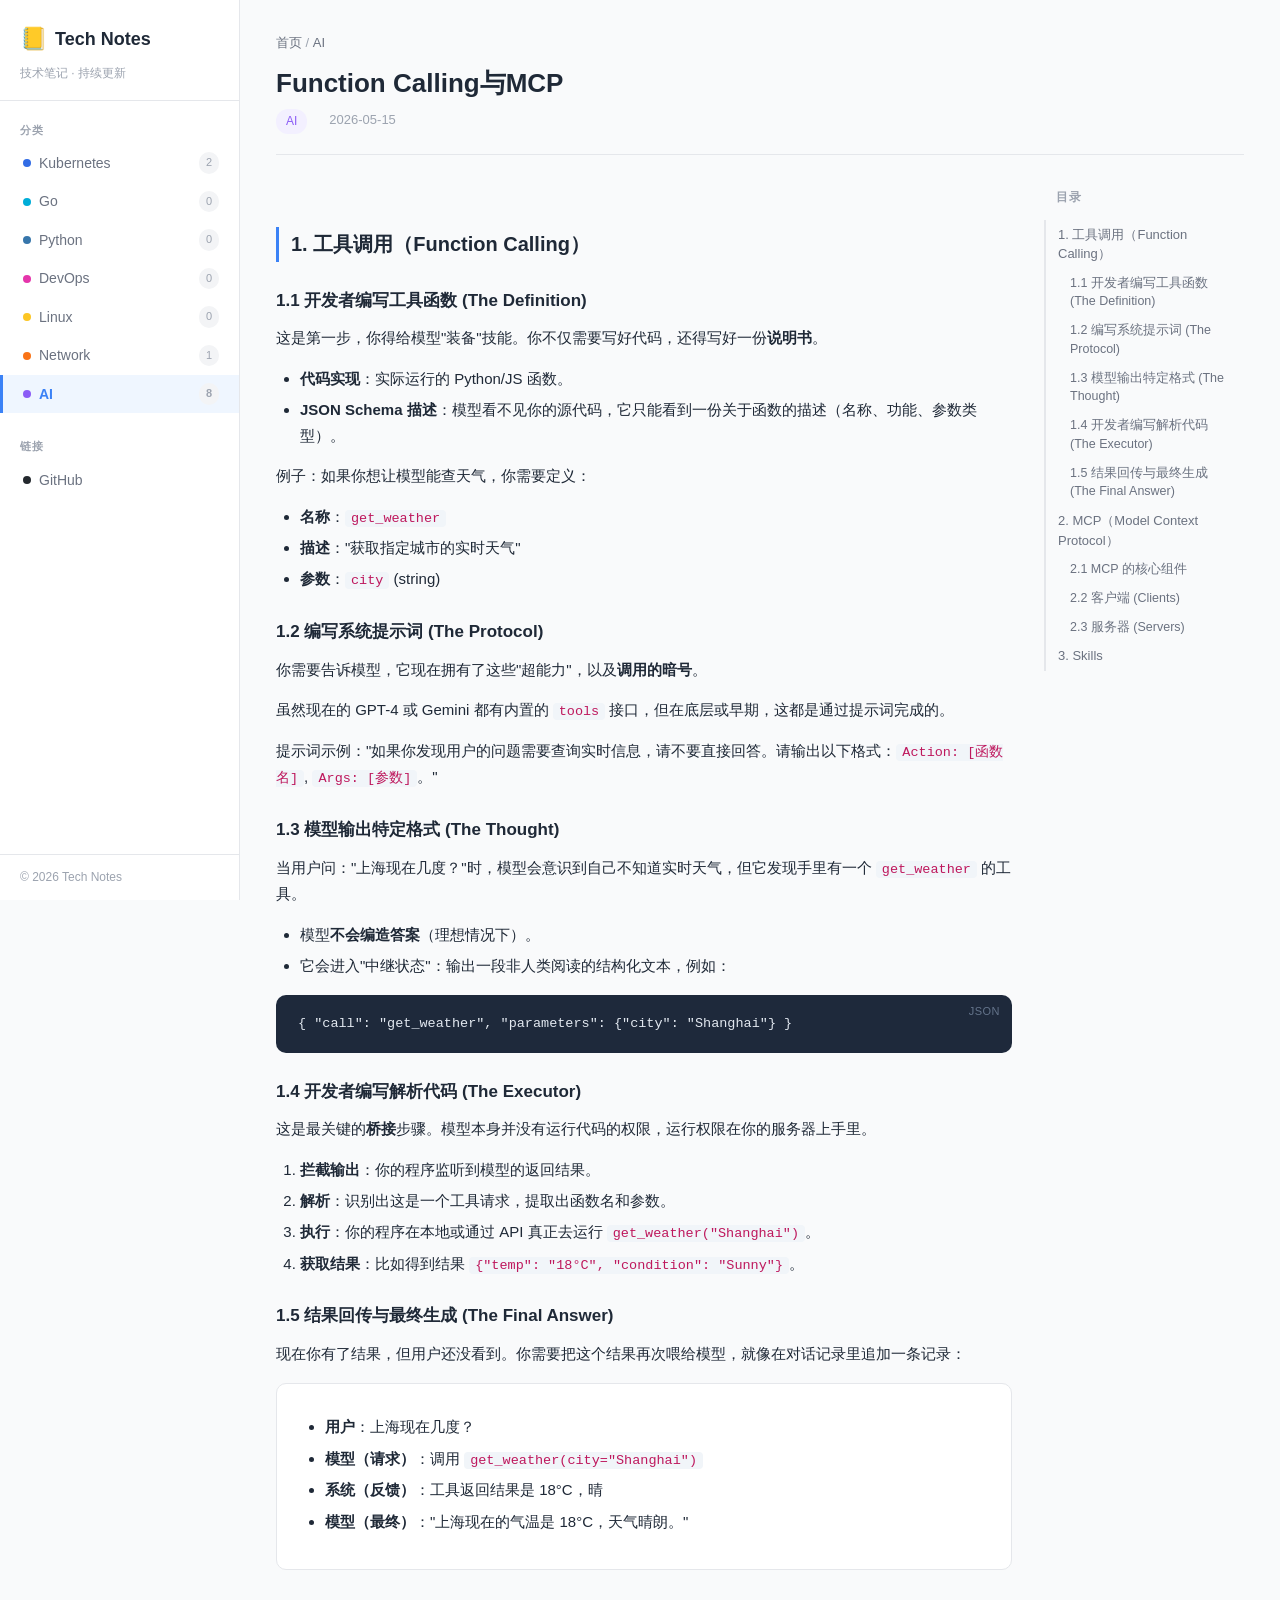
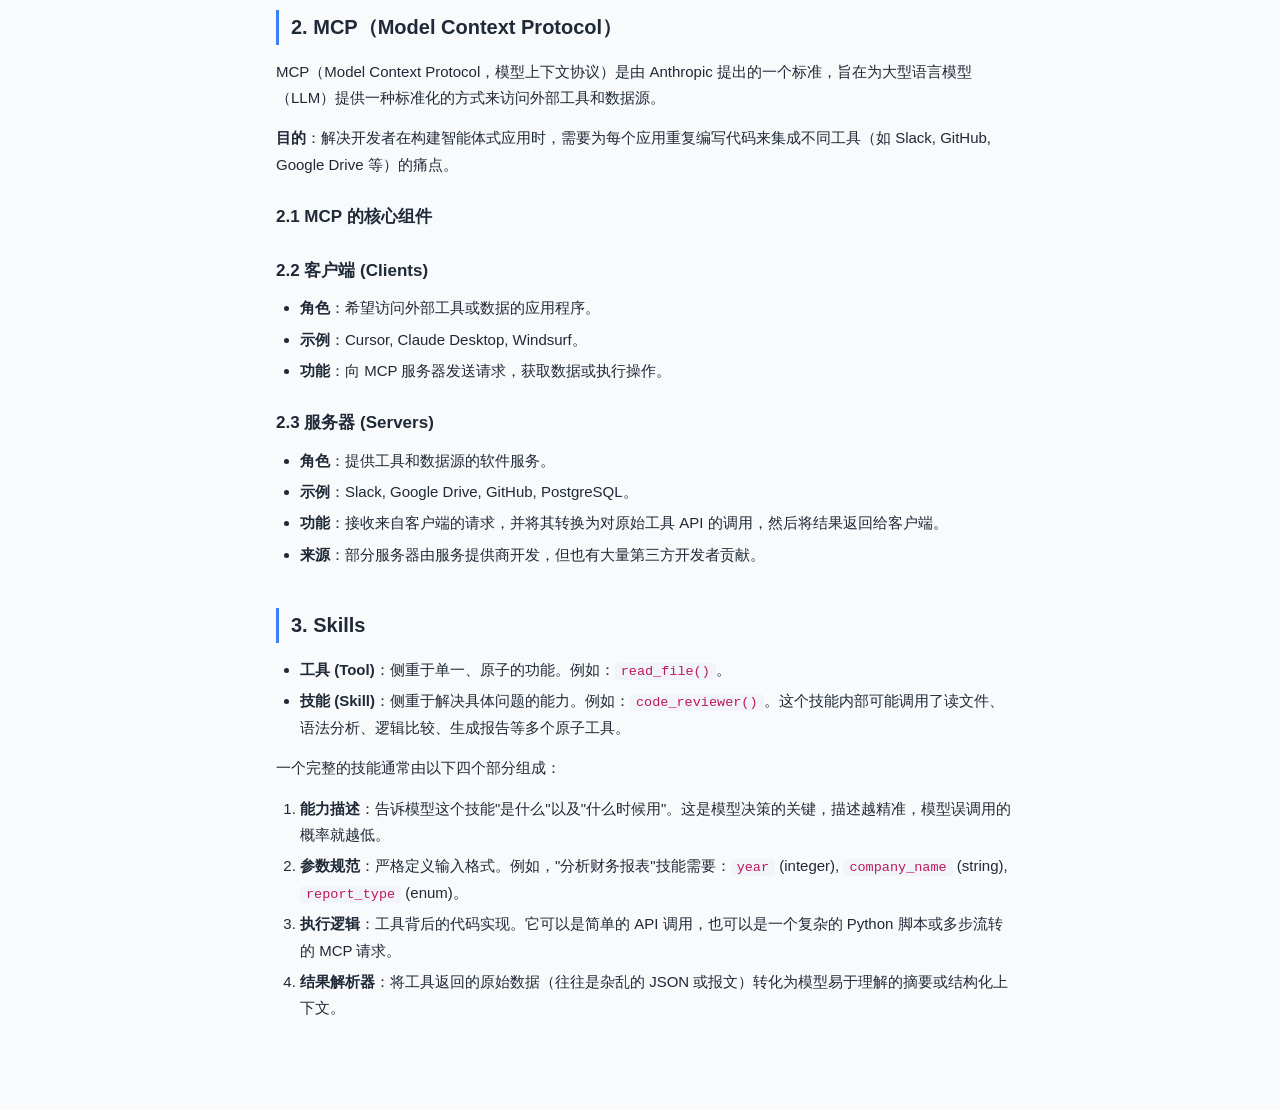
<file: posts/function-calling与mcp.html>
<!DOCTYPE html>
<html lang="zh-CN">
<head>
<meta charset="UTF-8">
<meta name="viewport" content="width=device-width, initial-scale=1.0">
<title>Function Calling与MCP - Tech Notes</title>
<link rel="stylesheet" href="../css/style.css">
</head>
<body>

<button class="sidebar-toggle" onclick="toggleSidebar()">☰</button>
<div class="sidebar-overlay" id="overlay" onclick="toggleSidebar()"></div>

<div class="layout">

  <aside class="sidebar" id="sidebar">
    <div class="sidebar-header">
      <a href="../index.html" class="blog-title"><span class="icon">📒</span> Tech Notes</a>
      <div class="blog-subtitle">技术笔记 · 持续更新</div>
    </div>
    <nav class="sidebar-nav">
      <div class="nav-section">
        <div class="nav-section-title">分类</div>
        <a href="../index.html#kubernetes" class="nav-item"><span class="dot" style="background:var(--tag-k8s)"></span>Kubernetes<span class="count">2</span></a>
        <a href="../index.html#go" class="nav-item"><span class="dot" style="background:var(--tag-go)"></span>Go<span class="count">0</span></a>
        <a href="../index.html#python" class="nav-item"><span class="dot" style="background:var(--tag-python)"></span>Python<span class="count">0</span></a>
        <a href="../index.html#devops" class="nav-item"><span class="dot" style="background:var(--tag-devops)"></span>DevOps<span class="count">0</span></a>
        <a href="../index.html#linux" class="nav-item"><span class="dot" style="background:var(--tag-linux)"></span>Linux<span class="count">0</span></a>
        <a href="../index.html#network" class="nav-item"><span class="dot" style="background:var(--tag-network)"></span>Network<span class="count">1</span></a>
        <a href="../index.html#ai" class="nav-item active"><span class="dot" style="background:var(--tag-ai)"></span>AI<span class="count">8</span></a>
      </div>
      <div class="nav-section" style="margin-top:16px">
        <div class="nav-section-title">链接</div>
        <a href="https://github.com/pro12221" class="nav-item" target="_blank"><span class="dot" style="background:#24292e"></span>GitHub</a>
      </div>
    </nav>
    <div class="sidebar-footer">&copy; 2026 Tech Notes</div>
  </aside>

  <main class="main">
    <div class="content-wrapper">

      <div class="article-header">
        <div class="breadcrumb">
          <a href="../index.html">首页</a> / <a href="../index.html#ai">AI</a>
        </div>
        <h1>Function Calling与MCP</h1>
        <div class="article-meta">
          <span><span class="tag tag-ai">AI</span></span>
          <span>2026-05-15</span>
        </div>
      </div>

      <div class="article-layout">
        <div class="article-content">

        <h2>1. 工具调用（Function Calling）</h2>

        <h3>1.1 开发者编写工具函数 (The Definition)</h3>

        <p>这是第一步，你得给模型"装备"技能。你不仅需要写好代码，还得写好一份<strong>说明书</strong>。</p>

        <ul>
          <li><strong>代码实现</strong>：实际运行的 Python/JS 函数。</li>
          <li><strong>JSON Schema 描述</strong>：模型看不见你的源代码，它只能看到一份关于函数的描述（名称、功能、参数类型）。</li>
        </ul>

        <p>例子：如果你想让模型能查天气，你需要定义：</p>
        <ul>
          <li><strong>名称</strong>：<code>get_weather</code></li>
          <li><strong>描述</strong>："获取指定城市的实时天气"</li>
          <li><strong>参数</strong>：<code>city</code> (string)</li>
        </ul>

        <h3>1.2 编写系统提示词 (The Protocol)</h3>

        <p>你需要告诉模型，它现在拥有了这些"超能力"，以及<strong>调用的暗号</strong>。</p>

        <p>虽然现在的 GPT-4 或 Gemini 都有内置的 <code>tools</code> 接口，但在底层或早期，这都是通过提示词完成的。</p>

        <p>提示词示例："如果你发现用户的问题需要查询实时信息，请不要直接回答。请输出以下格式：<code>Action: [函数名]</code>, <code>Args: [参数]</code>。"</p>

        <h3>1.3 模型输出特定格式 (The Thought)</h3>

        <p>当用户问："上海现在几度？"时，模型会意识到自己不知道实时天气，但它发现手里有一个 <code>get_weather</code> 的工具。</p>

        <ul>
          <li>模型<strong>不会编造答案</strong>（理想情况下）。</li>
          <li>它会进入"中继状态"：输出一段非人类阅读的结构化文本，例如：</li>
        </ul>

<pre><code><span class="code-label">JSON</span>{ "call": "get_weather", "parameters": {"city": "Shanghai"} }</code></pre>

        <h3>1.4 开发者编写解析代码 (The Executor)</h3>

        <p>这是最关键的<strong>桥接</strong>步骤。模型本身并没有运行代码的权限，运行权限在你的服务器上手里。</p>

        <ol>
          <li><strong>拦截输出</strong>：你的程序监听到模型的返回结果。</li>
          <li><strong>解析</strong>：识别出这是一个工具请求，提取出函数名和参数。</li>
          <li><strong>执行</strong>：你的程序在本地或通过 API 真正去运行 <code>get_weather("Shanghai")</code>。</li>
          <li><strong>获取结果</strong>：比如得到结果 <code>{"temp": "18°C", "condition": "Sunny"}</code>。</li>
        </ol>

        <h3>1.5 结果回传与最终生成 (The Final Answer)</h3>

        <p>现在你有了结果，但用户还没看到。你需要把这个结果再次喂给模型，就像在对话记录里追加一条记录：</p>

        <div class="card">
          <ul>
            <li><strong>用户</strong>：上海现在几度？</li>
            <li><strong>模型（请求）</strong>：调用 <code>get_weather(city="Shanghai")</code></li>
            <li><strong>系统（反馈）</strong>：工具返回结果是 18°C，晴</li>
            <li><strong>模型（最终）</strong>："上海现在的气温是 18°C，天气晴朗。"</li>
          </ul>
        </div>

        <h2>2. MCP（Model Context Protocol）</h2>

        <p>MCP（Model Context Protocol，模型上下文协议）是由 Anthropic 提出的一个标准，旨在为大型语言模型（LLM）提供一种标准化的方式来访问外部工具和数据源。</p>

        <p><strong>目的</strong>：解决开发者在构建智能体式应用时，需要为每个应用重复编写代码来集成不同工具（如 Slack, GitHub, Google Drive 等）的痛点。</p>

        <h3>2.1 MCP 的核心组件</h3>

        <h3>2.2 客户端 (Clients)</h3>

        <ul>
          <li><strong>角色</strong>：希望访问外部工具或数据的应用程序。</li>
          <li><strong>示例</strong>：Cursor, Claude Desktop, Windsurf。</li>
          <li><strong>功能</strong>：向 MCP 服务器发送请求，获取数据或执行操作。</li>
        </ul>

        <h3>2.3 服务器 (Servers)</h3>

        <ul>
          <li><strong>角色</strong>：提供工具和数据源的软件服务。</li>
          <li><strong>示例</strong>：Slack, Google Drive, GitHub, PostgreSQL。</li>
          <li><strong>功能</strong>：接收来自客户端的请求，并将其转换为对原始工具 API 的调用，然后将结果返回给客户端。</li>
          <li><strong>来源</strong>：部分服务器由服务提供商开发，但也有大量第三方开发者贡献。</li>
        </ul>

        <h2>3. Skills</h2>

        <ul>
          <li><strong>工具 (Tool)</strong>：侧重于单一、原子的功能。例如：<code>read_file()</code>。</li>
          <li><strong>技能 (Skill)</strong>：侧重于解决具体问题的能力。例如：<code>code_reviewer()</code>。这个技能内部可能调用了读文件、语法分析、逻辑比较、生成报告等多个原子工具。</li>
        </ul>

        <p>一个完整的技能通常由以下四个部分组成：</p>

        <ol>
          <li><strong>能力描述</strong>：告诉模型这个技能"是什么"以及"什么时候用"。这是模型决策的关键，描述越精准，模型误调用的概率就越低。</li>
          <li><strong>参数规范</strong>：严格定义输入格式。例如，"分析财务报表"技能需要：<code>year</code> (integer), <code>company_name</code> (string), <code>report_type</code> (enum)。</li>
          <li><strong>执行逻辑</strong>：工具背后的代码实现。它可以是简单的 API 调用，也可以是一个复杂的 Python 脚本或多步流转的 MCP 请求。</li>
          <li><strong>结果解析器</strong>：将工具返回的原始数据（往往是杂乱的 JSON 或报文）转化为模型易于理解的摘要或结构化上下文。</li>
        </ol>

      </div>

        <aside class="toc-container" id="toc-container">
          <div class="toc-title">目录</div>
          <ul class="toc-list" id="toc-list"></ul>
        </aside>
      </div>

    </div>
  </main>

</div>

<button class="toc-mobile-btn" id="toc-mobile-btn" onclick="toggleMobileToc()">☰</button>
<div class="toc-mobile-panel" id="toc-mobile-panel">
  <div class="toc-title">目录</div>
  <ul class="toc-list" id="toc-mobile-list"></ul>
</div>

<script>
function toggleSidebar(){document.getElementById('sidebar').classList.toggle('open');document.getElementById('overlay').classList.toggle('show')}
function toggleMobileToc(){document.getElementById('toc-mobile-panel').classList.toggle('show')}
(function(){var c=document.querySelector('.article-content');if(!c)return;var h=c.querySelectorAll('h2,h3'),t=document.getElementById('toc-list'),m=document.getElementById('toc-mobile-list');if(!t||h.length===0)return;var n=0;h.forEach(function(e){n++;var s='section-'+n;e.id=s;var li=document.createElement('li');li.className='toc-item';var a=document.createElement('a');a.className='toc-link'+(e.tagName==='H3'?' level-h3':'');a.href='#'+s;a.textContent=e.textContent;a.setAttribute('data-target',s);a.addEventListener('click',function(ev){ev.preventDefault();var tgt=document.getElementById(s);if(tgt)tgt.scrollIntoView({behavior:'smooth',block:'start'});var mp=document.getElementById('toc-mobile-panel');if(mp)mp.classList.remove('show')});li.appendChild(a);t.appendChild(li);if(m){var l2=li.cloneNode(true);l2.querySelector('a').addEventListener('click',function(ev){ev.preventDefault();var tgt=document.getElementById(s);if(tgt)tgt.scrollIntoView({behavior:'smooth',block:'start'});document.getElementById('toc-mobile-panel').classList.remove('show')});m.appendChild(l2)}});var tl=document.querySelectorAll('.toc-link'),ah=c.querySelectorAll('h2,h3');function ua(){var st=window.scrollY||document.documentElement.scrollTop,ci='';ah.forEach(function(e){if(e.offsetTop-60<=st)ci=e.id});tl.forEach(function(l){l.classList.toggle('active',l.getAttribute('data-target')===ci)})}var tk=false;window.addEventListener('scroll',function(){if(!tk){window.requestAnimationFrame(function(){ua();tk=false});tk=true}});ua()})();
</script>

</body>
</html>
</file>
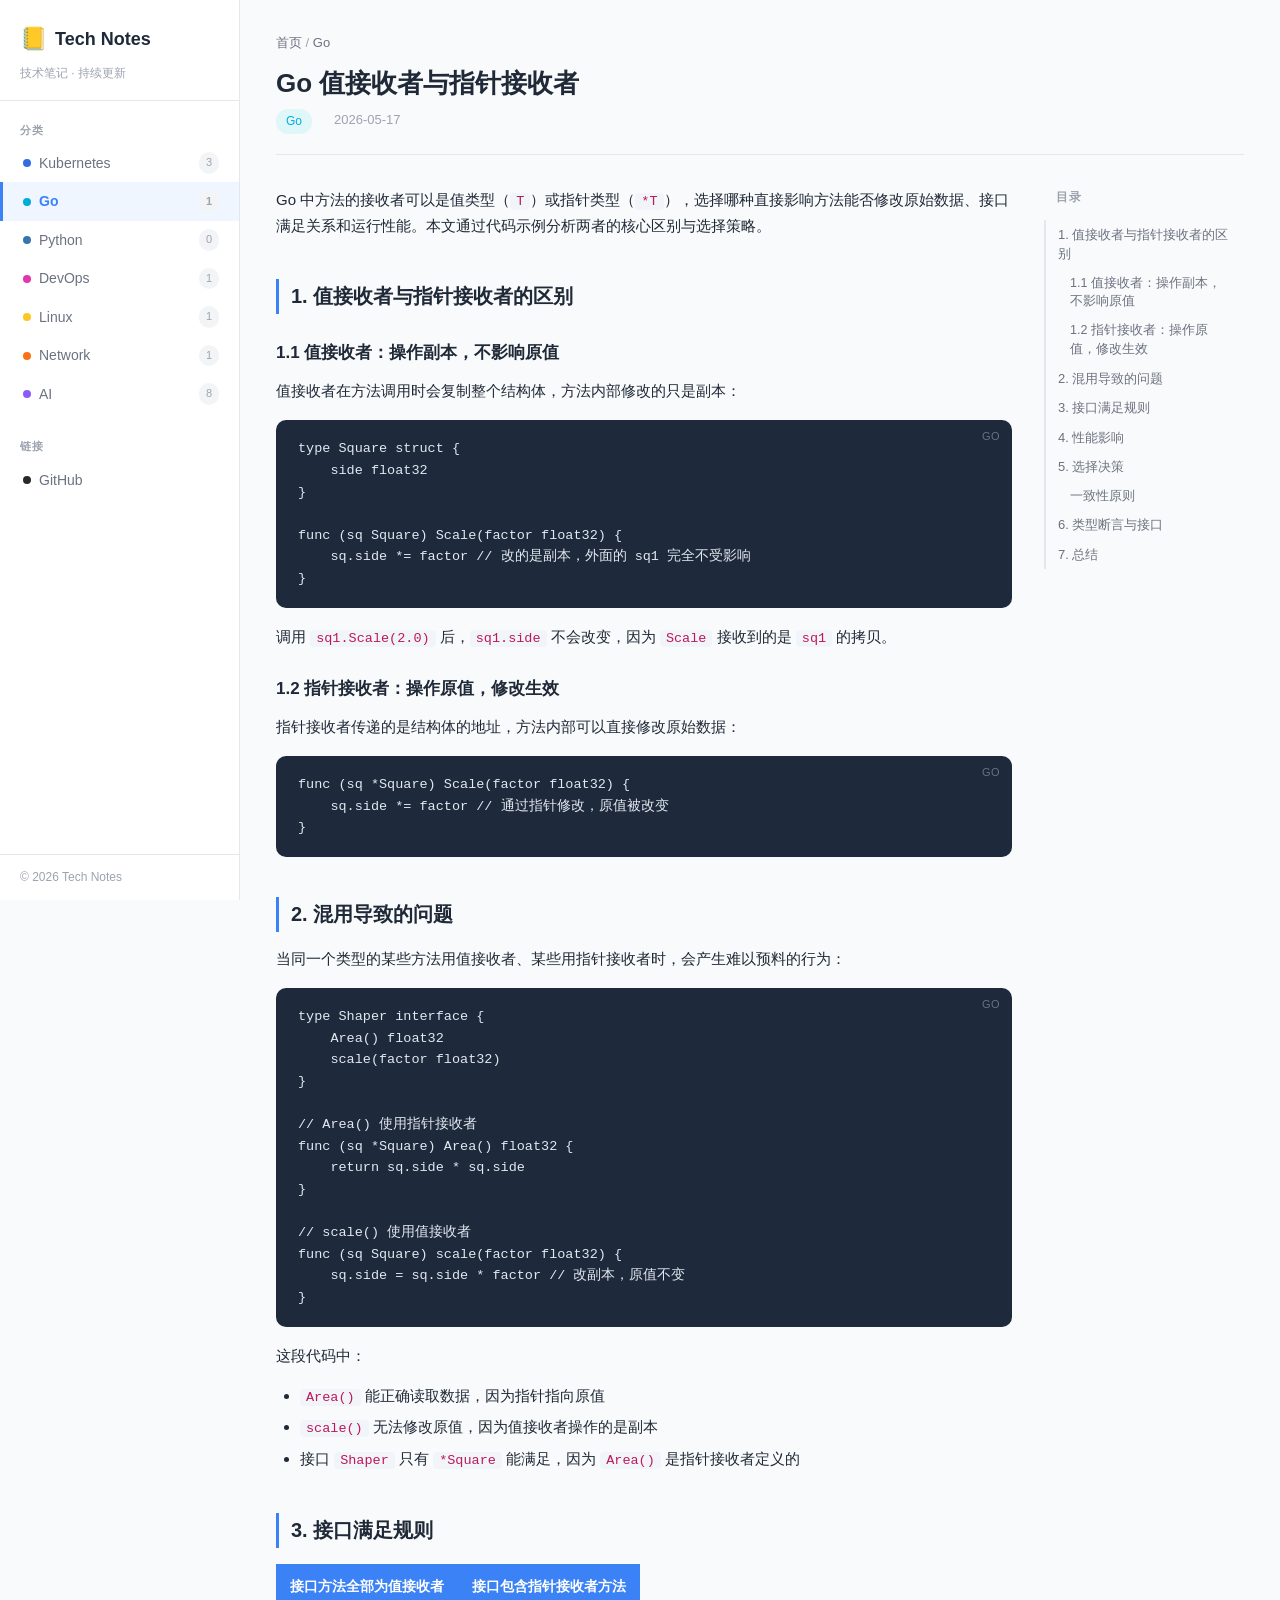
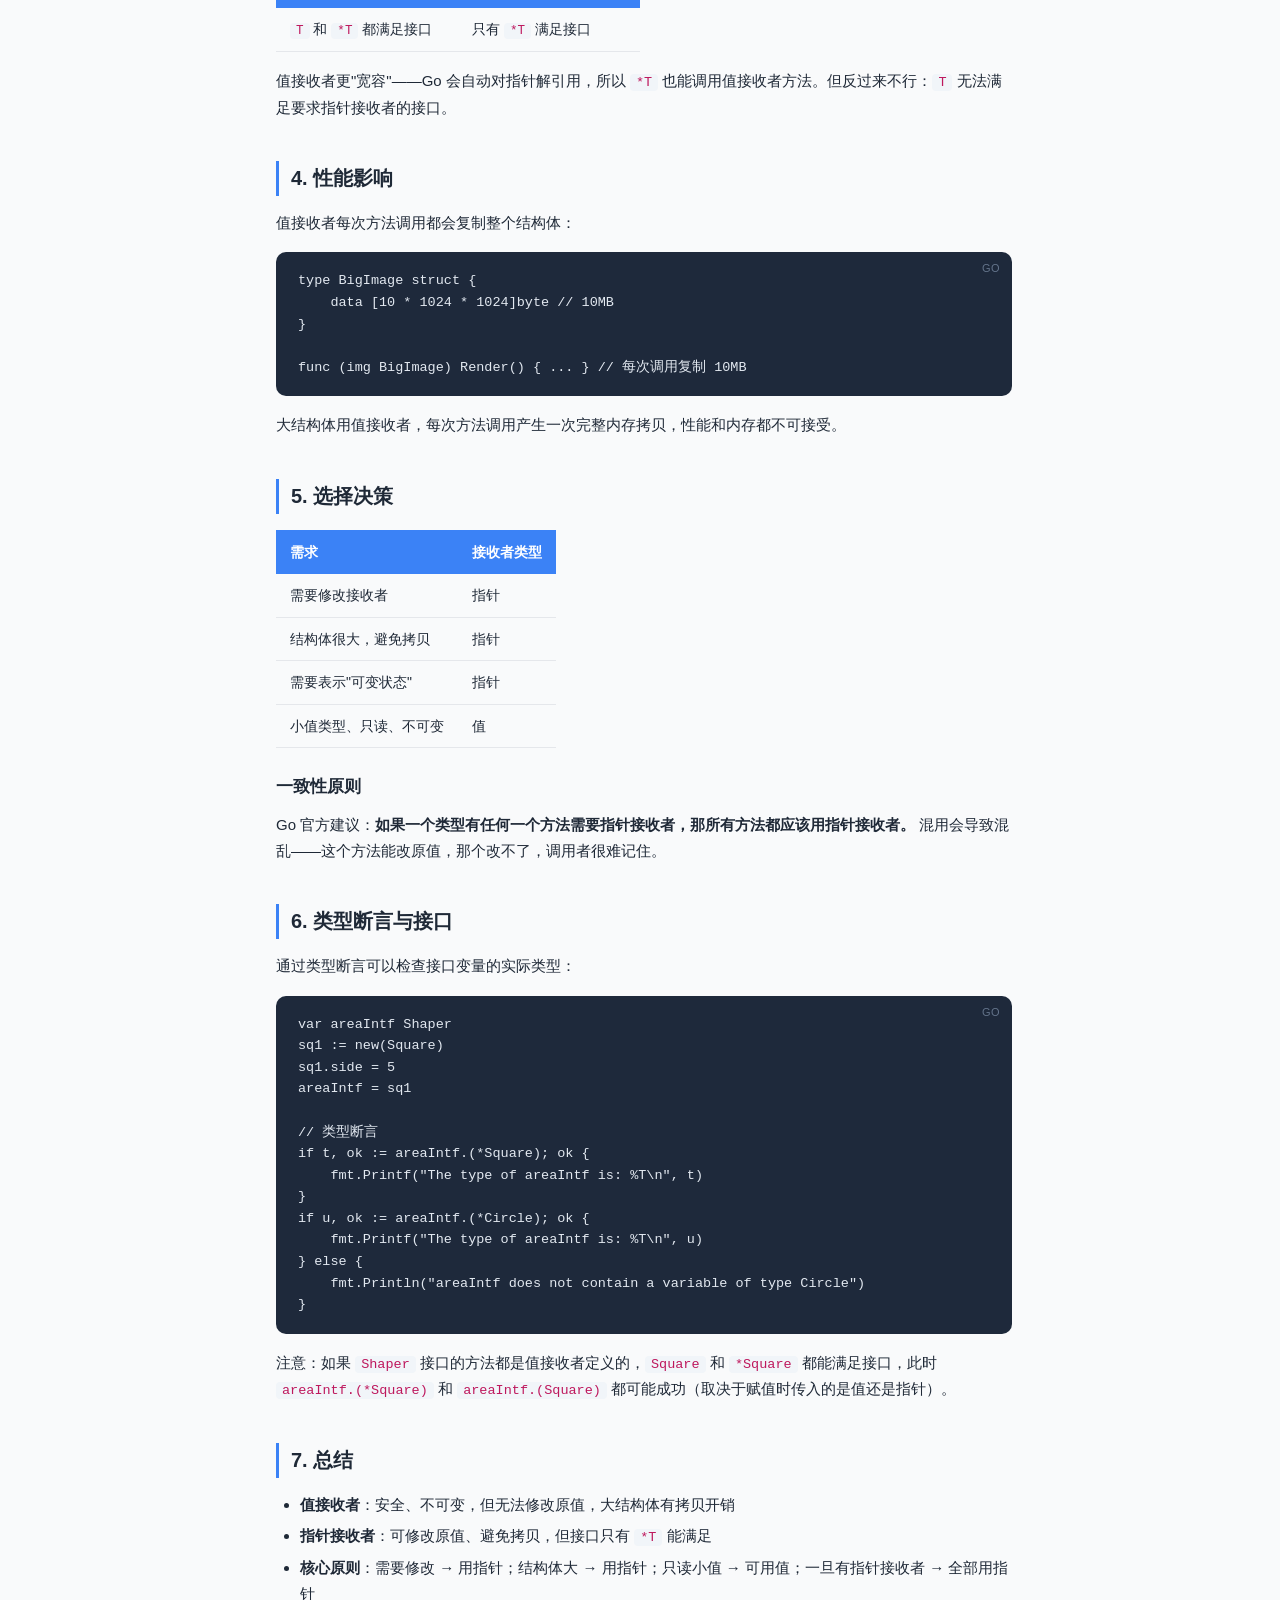
<file: posts/go值接收者与指针接收者.html>
<!DOCTYPE html>
<html lang="zh-CN">
<head>
<meta charset="UTF-8">
<meta name="viewport" content="width=device-width, initial-scale=1.0">
<title>Go 值接收者与指针接收者 - Tech Notes</title>
<link rel="stylesheet" href="../css/style.css">
</head>
<body>

<!-- Mobile Toggle -->
<button class="sidebar-toggle" onclick="toggleSidebar()">☰</button>
<div class="sidebar-overlay" id="overlay" onclick="toggleSidebar()"></div>

<div class="layout">

  <!-- ====== Sidebar ====== -->
  <aside class="sidebar" id="sidebar">
    <div class="sidebar-header">
      <a href="../index.html" class="blog-title"><span class="icon">📒</span> Tech Notes</a>
      <div class="blog-subtitle">技术笔记 · 持续更新</div>
    </div>

    <nav class="sidebar-nav">
      <div class="nav-section">
        <div class="nav-section-title">分类</div>
        <a href="../index.html#kubernetes" class="nav-item">
          <span class="dot" style="background:var(--tag-k8s)"></span>
          Kubernetes
          <span class="count">3</span>
        </a>
        <a href="../index.html#go" class="nav-item active">
          <span class="dot" style="background:var(--tag-go)"></span>
          Go
          <span class="count">1</span>
        </a>
        <a href="../index.html#python" class="nav-item">
          <span class="dot" style="background:var(--tag-python)"></span>
          Python
          <span class="count">0</span>
        </a>
        <a href="../index.html#devops" class="nav-item">
          <span class="dot" style="background:var(--tag-devops)"></span>
          DevOps
          <span class="count">1</span>
        </a>
        <a href="../index.html#linux" class="nav-item">
          <span class="dot" style="background:var(--tag-linux)"></span>
          Linux
          <span class="count">1</span>
        </a>
        <a href="../index.html#network" class="nav-item">
          <span class="dot" style="background:var(--tag-network)"></span>
          Network
          <span class="count">1</span>
        </a>
        <a href="../index.html#ai" class="nav-item">
          <span class="dot" style="background:var(--tag-ai)"></span>
          AI
          <span class="count">8</span>
        </a>
      </div>

      <div class="nav-section" style="margin-top:16px">
        <div class="nav-section-title">链接</div>
        <a href="https://github.com/pro12221" class="nav-item" target="_blank">
          <span class="dot" style="background:#24292e"></span>
          GitHub
        </a>
      </div>
    </nav>

    <div class="sidebar-footer">
      &copy; 2026 Tech Notes
    </div>
  </aside>

  <!-- ====== Main Content ====== -->
  <main class="main">
    <div class="content-wrapper">

      <div class="article-header">
        <div class="breadcrumb">
          <a href="../index.html">首页</a> / <a href="../index.html#go">Go</a>
        </div>
        <h1>Go 值接收者与指针接收者</h1>
        <div class="article-meta">
          <span>
            <span class="tag tag-go">Go</span>
          </span>
          <span>2026-05-17</span>
        </div>
      </div>

      <div class="article-layout">

        <div class="article-content">

        <p>Go 中方法的接收者可以是值类型（<code>T</code>）或指针类型（<code>*T</code>），选择哪种直接影响方法能否修改原始数据、接口满足关系和运行性能。本文通过代码示例分析两者的核心区别与选择策略。</p>

        <h2>1. 值接收者与指针接收者的区别</h2>

        <h3>1.1 值接收者：操作副本，不影响原值</h3>

        <p>值接收者在方法调用时会复制整个结构体，方法内部修改的只是副本：</p>

<pre><code><span class="code-label">Go</span>type Square struct {
    side float32
}

func (sq Square) Scale(factor float32) {
    sq.side *= factor // 改的是副本，外面的 sq1 完全不受影响
}</code></pre>

        <p>调用 <code>sq1.Scale(2.0)</code> 后，<code>sq1.side</code> 不会改变，因为 <code>Scale</code> 接收到的是 <code>sq1</code> 的拷贝。</p>

        <h3>1.2 指针接收者：操作原值，修改生效</h3>

        <p>指针接收者传递的是结构体的地址，方法内部可以直接修改原始数据：</p>

<pre><code><span class="code-label">Go</span>func (sq *Square) Scale(factor float32) {
    sq.side *= factor // 通过指针修改，原值被改变
}</code></pre>

        <h2>2. 混用导致的问题</h2>

        <p>当同一个类型的某些方法用值接收者、某些用指针接收者时，会产生难以预料的行为：</p>

<pre><code><span class="code-label">Go</span>type Shaper interface {
    Area() float32
    scale(factor float32)
}

// Area() 使用指针接收者
func (sq *Square) Area() float32 {
    return sq.side * sq.side
}

// scale() 使用值接收者
func (sq Square) scale(factor float32) {
    sq.side = sq.side * factor // 改副本，原值不变
}</code></pre>

        <p>这段代码中：</p>
        <ul>
          <li><code>Area()</code> 能正确读取数据，因为指针指向原值</li>
          <li><code>scale()</code> 无法修改原值，因为值接收者操作的是副本</li>
          <li>接口 <code>Shaper</code> 只有 <code>*Square</code> 能满足，因为 <code>Area()</code> 是指针接收者定义的</li>
        </ul>

        <h2>3. 接口满足规则</h2>

        <table>
          <thead>
            <tr>
              <th>接口方法全部为值接收者</th>
              <th>接口包含指针接收者方法</th>
            </tr>
          </thead>
          <tbody>
            <tr>
              <td><code>T</code> 和 <code>*T</code> 都满足接口</td>
              <td>只有 <code>*T</code> 满足接口</td>
            </tr>
          </tbody>
        </table>

        <p>值接收者更"宽容"——Go 会自动对指针解引用，所以 <code>*T</code> 也能调用值接收者方法。但反过来不行：<code>T</code> 无法满足要求指针接收者的接口。</p>

        <h2>4. 性能影响</h2>

        <p>值接收者每次方法调用都会复制整个结构体：</p>

<pre><code><span class="code-label">Go</span>type BigImage struct {
    data [10 * 1024 * 1024]byte // 10MB
}

func (img BigImage) Render() { ... } // 每次调用复制 10MB</code></pre>

        <p>大结构体用值接收者，每次方法调用产生一次完整内存拷贝，性能和内存都不可接受。</p>

        <h2>5. 选择决策</h2>

        <table>
          <thead>
            <tr>
              <th>需求</th>
              <th>接收者类型</th>
            </tr>
          </thead>
          <tbody>
            <tr>
              <td>需要修改接收者</td>
              <td>指针</td>
            </tr>
            <tr>
              <td>结构体很大，避免拷贝</td>
              <td>指针</td>
            </tr>
            <tr>
              <td>需要表示"可变状态"</td>
              <td>指针</td>
            </tr>
            <tr>
              <td>小值类型、只读、不可变</td>
              <td>值</td>
            </tr>
          </tbody>
        </table>

        <h3>一致性原则</h3>

        <p>Go 官方建议：<strong>如果一个类型有任何一个方法需要指针接收者，那所有方法都应该用指针接收者。</strong> 混用会导致混乱——这个方法能改原值，那个改不了，调用者很难记住。</p>

        <h2>6. 类型断言与接口</h2>

        <p>通过类型断言可以检查接口变量的实际类型：</p>

<pre><code><span class="code-label">Go</span>var areaIntf Shaper
sq1 := new(Square)
sq1.side = 5
areaIntf = sq1

// 类型断言
if t, ok := areaIntf.(*Square); ok {
    fmt.Printf("The type of areaIntf is: %T\n", t)
}
if u, ok := areaIntf.(*Circle); ok {
    fmt.Printf("The type of areaIntf is: %T\n", u)
} else {
    fmt.Println("areaIntf does not contain a variable of type Circle")
}</code></pre>

        <p>注意：如果 <code>Shaper</code> 接口的方法都是值接收者定义的，<code>Square</code> 和 <code>*Square</code> 都能满足接口，此时 <code>areaIntf.(*Square)</code> 和 <code>areaIntf.(Square)</code> 都可能成功（取决于赋值时传入的是值还是指针）。</p>

        <h2>7. 总结</h2>

        <ul>
          <li><strong>值接收者</strong>：安全、不可变，但无法修改原值，大结构体有拷贝开销</li>
          <li><strong>指针接收者</strong>：可修改原值、避免拷贝，但接口只有 <code>*T</code> 能满足</li>
          <li><strong>核心原则</strong>：需要修改 → 用指针；结构体大 → 用指针；只读小值 → 可用值；一旦有指针接收者 → 全部用指针</li>
        </ul>

      </div>

        <!-- TOC (auto-generated by JS) -->
        <aside class="toc-container" id="toc-container">
          <div class="toc-title">目录</div>
          <ul class="toc-list" id="toc-list"></ul>
        </aside>

      </div>
      <!-- /article-layout -->

    </div>
  </main>

</div>

<!-- Mobile TOC button + panel -->
<button class="toc-mobile-btn" id="toc-mobile-btn" onclick="toggleMobileToc()">☰</button>
<div class="toc-mobile-panel" id="toc-mobile-panel">
  <div class="toc-title">目录</div>
  <ul class="toc-list" id="toc-mobile-list"></ul>
</div>

<script>
function toggleSidebar() {
  document.getElementById('sidebar').classList.toggle('open');
  document.getElementById('overlay').classList.toggle('show');
}

function toggleMobileToc() {
  document.getElementById('toc-mobile-panel').classList.toggle('show');
}

// ===== Auto-generate TOC from h2/h3 =====
(function() {
  var content = document.querySelector('.article-content');
  if (!content) return;

  var headings = content.querySelectorAll('h2, h3');
  var tocList = document.getElementById('toc-list');
  var tocMobileList = document.getElementById('toc-mobile-list');
  if (!tocList || headings.length === 0) return;

  var counter = 0;
  headings.forEach(function(h) {
    counter++;
    var slug = 'section-' + counter;
    h.id = slug;

    var li = document.createElement('li');
    li.className = 'toc-item';

    var a = document.createElement('a');
    a.className = 'toc-link' + (h.tagName === 'H3' ? ' level-h3' : '');
    a.href = '#' + slug;
    a.textContent = h.textContent;
    a.setAttribute('data-target', slug);

    a.addEventListener('click', function(e) {
      e.preventDefault();
      var target = document.getElementById(slug);
      if (target) target.scrollIntoView({ behavior: 'smooth', block: 'start' });
      var mobilePanel = document.getElementById('toc-mobile-panel');
      if (mobilePanel) mobilePanel.classList.remove('show');
    });

    li.appendChild(a);
    tocList.appendChild(li);

    if (tocMobileList) {
      var li2 = li.cloneNode(true);
      li2.querySelector('a').addEventListener('click', function(e) {
        e.preventDefault();
        var target = document.getElementById(slug);
        if (target) target.scrollIntoView({ behavior: 'smooth', block: 'start' });
        document.getElementById('toc-mobile-panel').classList.remove('show');
      });
      tocMobileList.appendChild(li2);
    }
  });

  // Scroll spy
  var allTocLinks = document.querySelectorAll('.toc-link');
  var allHeadings = content.querySelectorAll('h2, h3');

  function updateActiveToc() {
    var scrollTop = window.scrollY || document.documentElement.scrollTop;
    var currentId = '';
    allHeadings.forEach(function(h) {
      if (h.offsetTop - 60 <= scrollTop) currentId = h.id;
    });
    allTocLinks.forEach(function(link) {
      link.classList.toggle('active', link.getAttribute('data-target') === currentId);
    });
  }

  var ticking = false;
  window.addEventListener('scroll', function() {
    if (!ticking) {
      window.requestAnimationFrame(function() { updateActiveToc(); ticking = false; });
      ticking = true;
    }
  });

  updateActiveToc();
})();
</script>

</body>
</html>
</file>
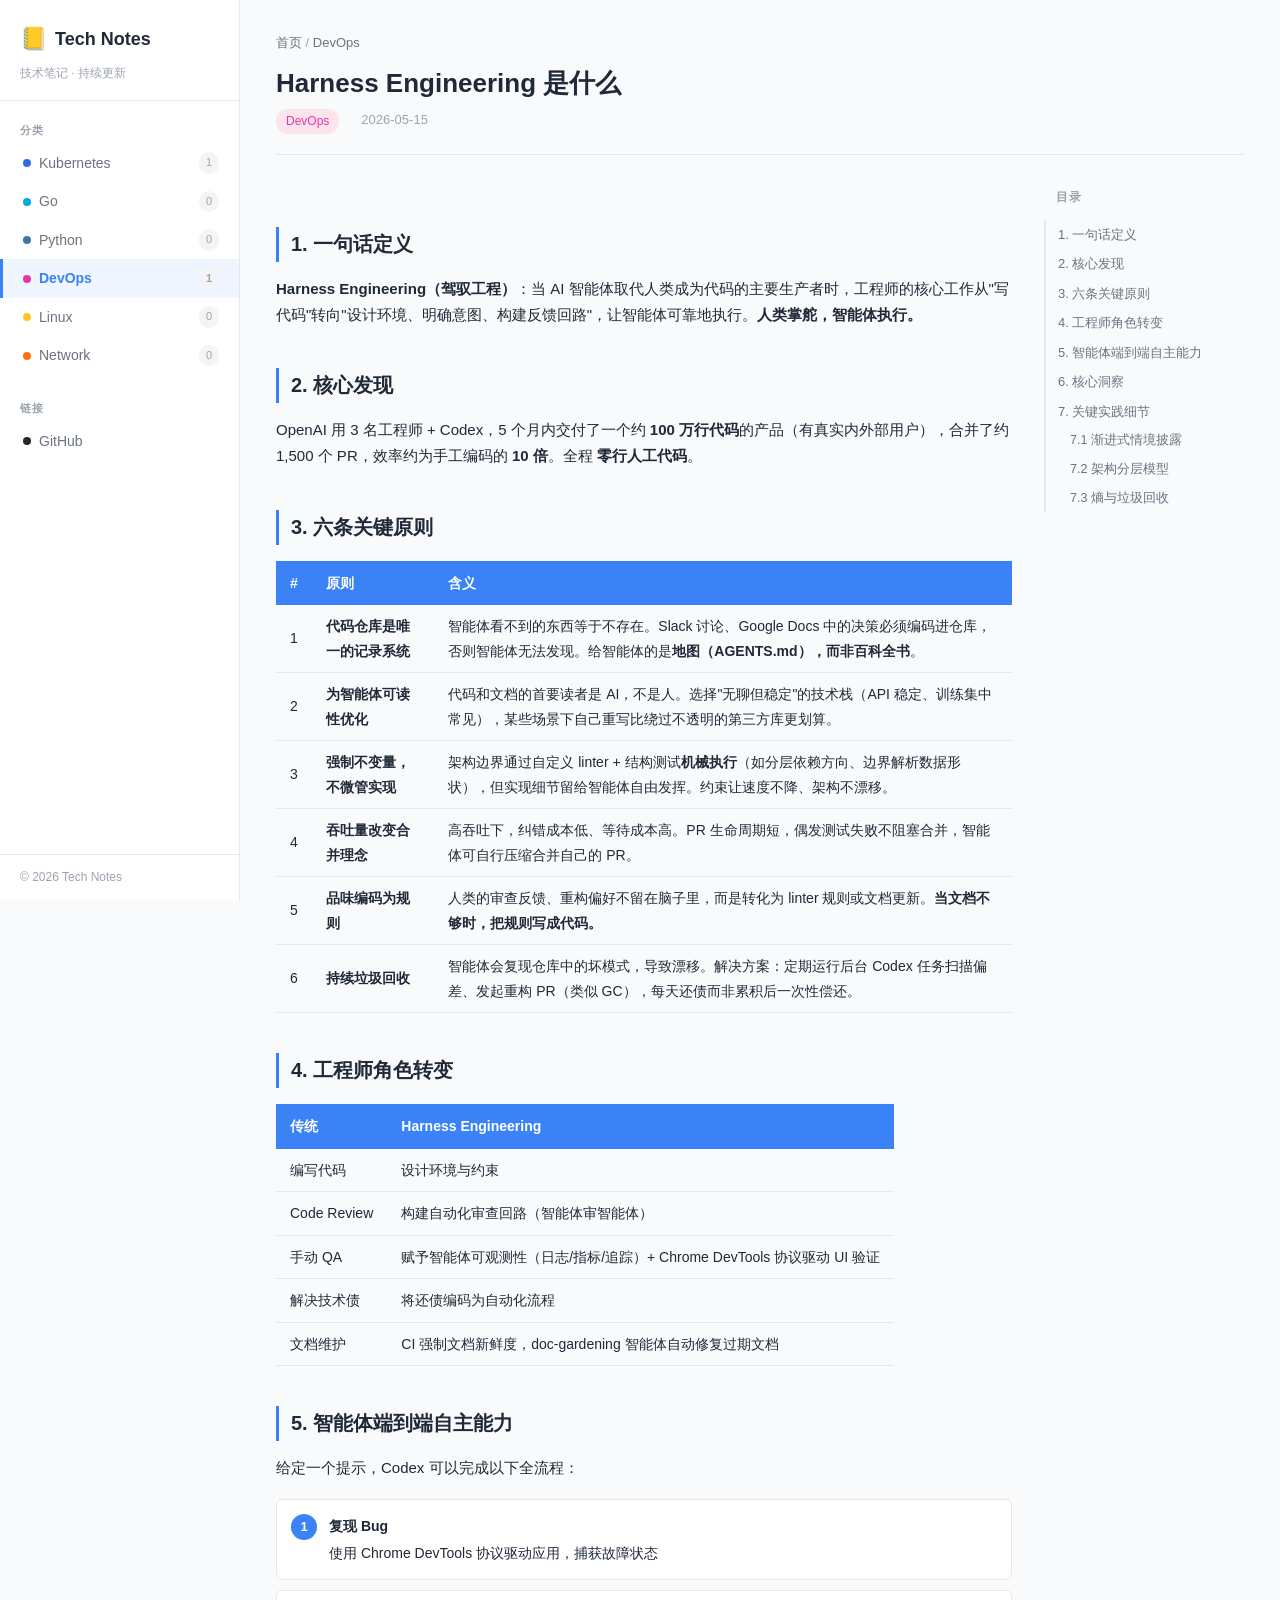
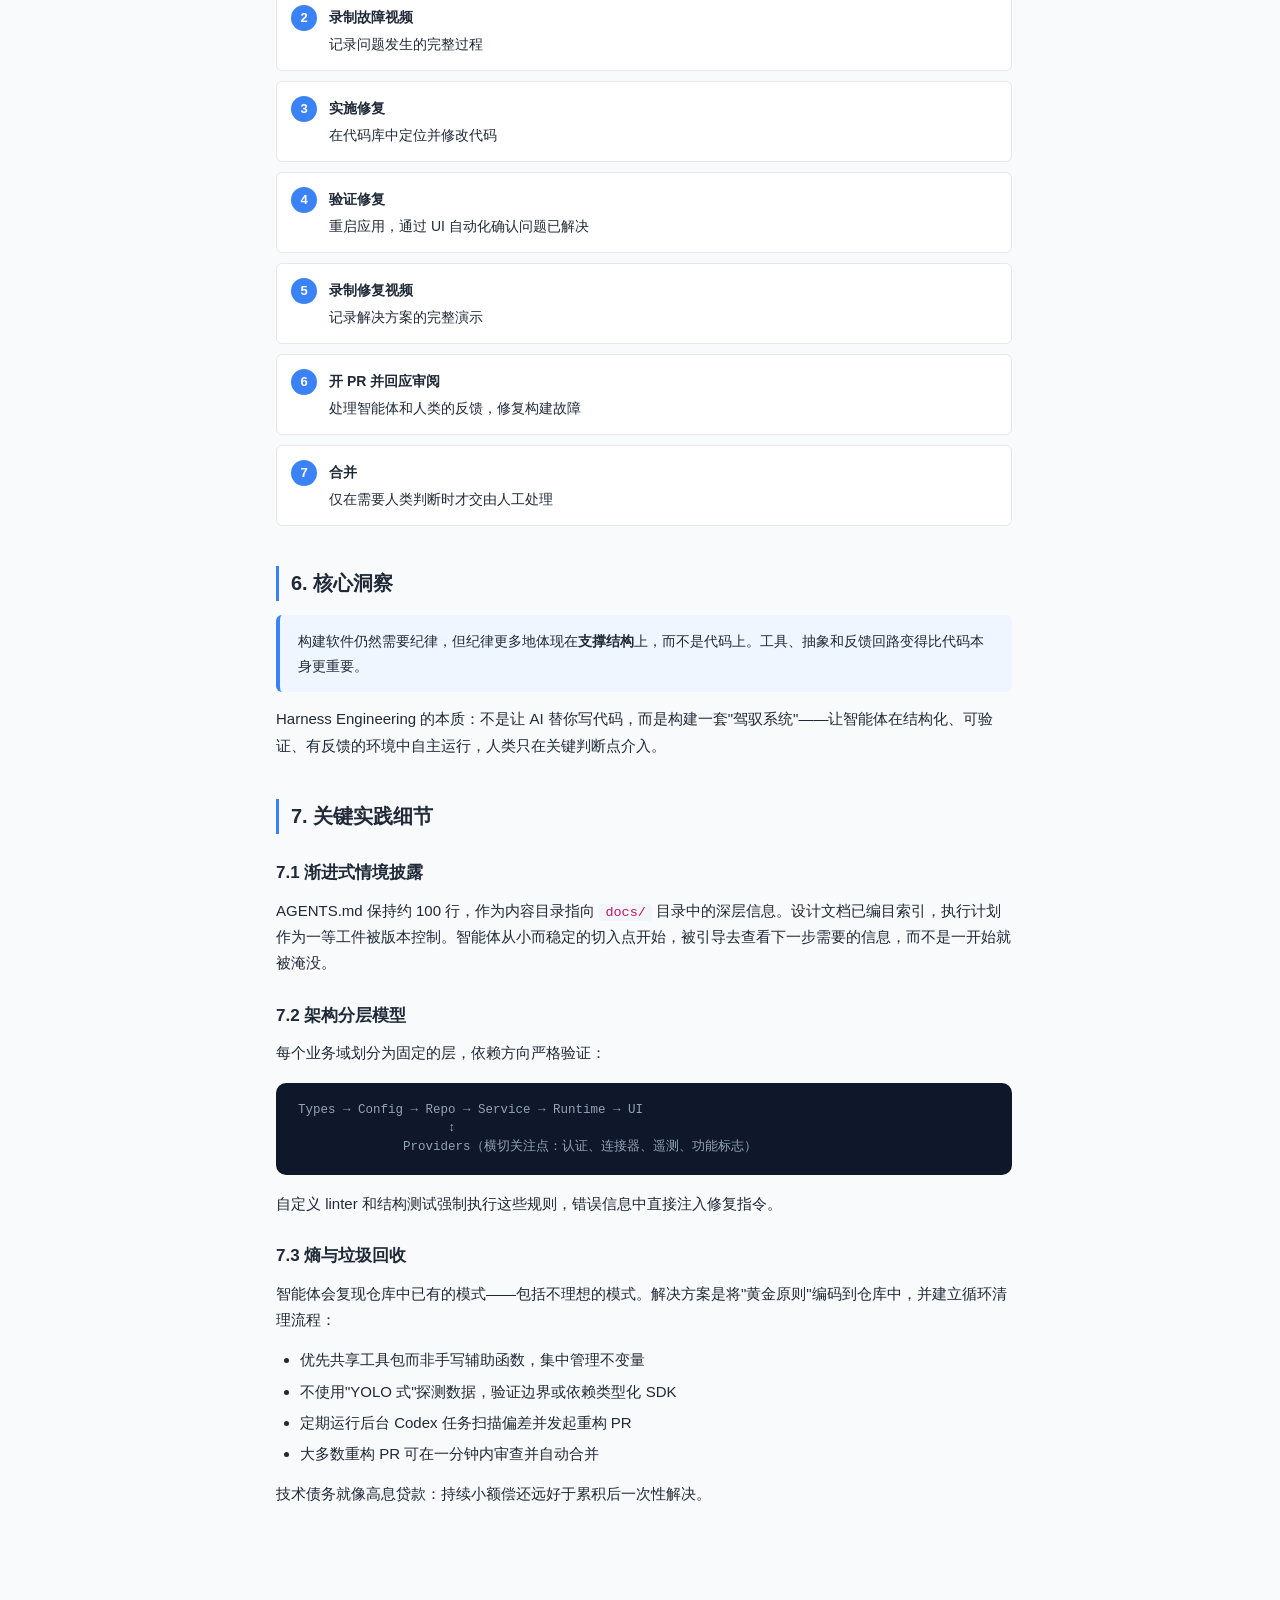
<file: posts/harness-engineering是什么.html>
<!DOCTYPE html>
<html lang="zh-CN">
<head>
<meta charset="UTF-8">
<meta name="viewport" content="width=device-width, initial-scale=1.0">
<title>Harness Engineering 是什么 - Tech Notes</title>
<link rel="stylesheet" href="../css/style.css">
</head>
<body>

<!-- Mobile Toggle -->
<button class="sidebar-toggle" onclick="toggleSidebar()">☰</button>
<div class="sidebar-overlay" id="overlay" onclick="toggleSidebar()"></div>

<div class="layout">

  <!-- ====== Sidebar ====== -->
  <aside class="sidebar" id="sidebar">
    <div class="sidebar-header">
      <a href="../index.html" class="blog-title"><span class="icon">📒</span> Tech Notes</a>
      <div class="blog-subtitle">技术笔记 · 持续更新</div>
    </div>

    <nav class="sidebar-nav">
      <div class="nav-section">
        <div class="nav-section-title">分类</div>
        <a href="../index.html#kubernetes" class="nav-item">
          <span class="dot" style="background:var(--tag-k8s)"></span>
          Kubernetes
          <span class="count">1</span>
        </a>
        <a href="../index.html#go" class="nav-item">
          <span class="dot" style="background:var(--tag-go)"></span>
          Go
          <span class="count">0</span>
        </a>
        <a href="../index.html#python" class="nav-item">
          <span class="dot" style="background:var(--tag-python)"></span>
          Python
          <span class="count">0</span>
        </a>
        <a href="../index.html#devops" class="nav-item active">
          <span class="dot" style="background:var(--tag-devops)"></span>
          DevOps
          <span class="count">1</span>
        </a>
        <a href="../index.html#linux" class="nav-item">
          <span class="dot" style="background:var(--tag-linux)"></span>
          Linux
          <span class="count">0</span>
        </a>
        <a href="../index.html#network" class="nav-item">
          <span class="dot" style="background:var(--tag-network)"></span>
          Network
          <span class="count">0</span>
        </a>
      </div>

      <div class="nav-section" style="margin-top:16px">
        <div class="nav-section-title">链接</div>
        <a href="https://github.com/pro12221" class="nav-item" target="_blank">
          <span class="dot" style="background:#24292e"></span>
          GitHub
        </a>
      </div>
    </nav>

    <div class="sidebar-footer">
      &copy; 2026 Tech Notes
    </div>
  </aside>

  <!-- ====== Main Content ====== -->
  <main class="main">
    <div class="content-wrapper">

      <div class="article-header">
        <div class="breadcrumb">
          <a href="../index.html">首页</a> / <a href="../index.html#devops">DevOps</a>
        </div>
        <h1>Harness Engineering 是什么</h1>
        <div class="article-meta">
          <span>
            <span class="tag tag-devops">DevOps</span>
          </span>
          <span>2026-05-15</span>
        </div>
      </div>

      <div class="article-layout">

        <div class="article-content">

        <h2>1. 一句话定义</h2>

        <p><strong>Harness Engineering（驾驭工程）</strong>：当 AI 智能体取代人类成为代码的主要生产者时，工程师的核心工作从"写代码"转向"设计环境、明确意图、构建反馈回路"，让智能体可靠地执行。<strong>人类掌舵，智能体执行。</strong></p>

        <h2>2. 核心发现</h2>

        <p>OpenAI 用 3 名工程师 + Codex，5 个月内交付了一个约 <strong>100 万行代码</strong>的产品（有真实内外部用户），合并了约 1,500 个 PR，效率约为手工编码的 <strong>10 倍</strong>。全程 <strong>零行人工代码</strong>。</p>

        <h2>3. 六条关键原则</h2>

        <table>
          <thead>
            <tr><th>#</th><th>原则</th><th>含义</th></tr>
          </thead>
          <tbody>
            <tr>
              <td>1</td>
              <td><strong>代码仓库是唯一的记录系统</strong></td>
              <td>智能体看不到的东西等于不存在。Slack 讨论、Google Docs 中的决策必须编码进仓库，否则智能体无法发现。给智能体的是<strong>地图（AGENTS.md），而非百科全书</strong>。</td>
            </tr>
            <tr>
              <td>2</td>
              <td><strong>为智能体可读性优化</strong></td>
              <td>代码和文档的首要读者是 AI，不是人。选择"无聊但稳定"的技术栈（API 稳定、训练集中常见），某些场景下自己重写比绕过不透明的第三方库更划算。</td>
            </tr>
            <tr>
              <td>3</td>
              <td><strong>强制不变量，不微管实现</strong></td>
              <td>架构边界通过自定义 linter + 结构测试<strong>机械执行</strong>（如分层依赖方向、边界解析数据形状），但实现细节留给智能体自由发挥。约束让速度不降、架构不漂移。</td>
            </tr>
            <tr>
              <td>4</td>
              <td><strong>吞吐量改变合并理念</strong></td>
              <td>高吞吐下，纠错成本低、等待成本高。PR 生命周期短，偶发测试失败不阻塞合并，智能体可自行压缩合并自己的 PR。</td>
            </tr>
            <tr>
              <td>5</td>
              <td><strong>品味编码为规则</strong></td>
              <td>人类的审查反馈、重构偏好不留在脑子里，而是转化为 linter 规则或文档更新。<strong>当文档不够时，把规则写成代码。</strong></td>
            </tr>
            <tr>
              <td>6</td>
              <td><strong>持续垃圾回收</strong></td>
              <td>智能体会复现仓库中的坏模式，导致漂移。解决方案：定期运行后台 Codex 任务扫描偏差、发起重构 PR（类似 GC），每天还债而非累积后一次性偿还。</td>
            </tr>
          </tbody>
        </table>

        <h2>4. 工程师角色转变</h2>

        <table>
          <thead>
            <tr><th>传统</th><th>Harness Engineering</th></tr>
          </thead>
          <tbody>
            <tr><td>编写代码</td><td>设计环境与约束</td></tr>
            <tr><td>Code Review</td><td>构建自动化审查回路（智能体审智能体）</td></tr>
            <tr><td>手动 QA</td><td>赋予智能体可观测性（日志/指标/追踪）+ Chrome DevTools 协议驱动 UI 验证</td></tr>
            <tr><td>解决技术债</td><td>将还债编码为自动化流程</td></tr>
            <tr><td>文档维护</td><td>CI 强制文档新鲜度，doc-gardening 智能体自动修复过期文档</td></tr>
          </tbody>
        </table>

        <h2>5. 智能体端到端自主能力</h2>

        <p>给定一个提示，Codex 可以完成以下全流程：</p>

        <div class="flow-steps">
          <div class="flow-step"><strong>复现 Bug</strong>使用 Chrome DevTools 协议驱动应用，捕获故障状态</div>
          <div class="flow-step"><strong>录制故障视频</strong>记录问题发生的完整过程</div>
          <div class="flow-step"><strong>实施修复</strong>在代码库中定位并修改代码</div>
          <div class="flow-step"><strong>验证修复</strong>重启应用，通过 UI 自动化确认问题已解决</div>
          <div class="flow-step"><strong>录制修复视频</strong>记录解决方案的完整演示</div>
          <div class="flow-step"><strong>开 PR 并回应审阅</strong>处理智能体和人类的反馈，修复构建故障</div>
          <div class="flow-step"><strong>合并</strong>仅在需要人类判断时才交由人工处理</div>
        </div>

        <h2>6. 核心洞察</h2>

        <div class="highlight-box">
          <p>构建软件仍然需要纪律，但纪律更多地体现在<strong>支撑结构</strong>上，而不是代码上。工具、抽象和反馈回路变得比代码本身更重要。</p>
        </div>

        <p>Harness Engineering 的本质：不是让 AI 替你写代码，而是构建一套"驾驭系统"——让智能体在结构化、可验证、有反馈的环境中自主运行，人类只在关键判断点介入。</p>

        <h2>7. 关键实践细节</h2>

        <h3>7.1 渐进式情境披露</h3>

        <p>AGENTS.md 保持约 100 行，作为内容目录指向 <code>docs/</code> 目录中的深层信息。设计文档已编目索引，执行计划作为一等工件被版本控制。智能体从小而稳定的切入点开始，被引导去查看下一步需要的信息，而不是一开始就被淹没。</p>

        <h3>7.2 架构分层模型</h3>

        <p>每个业务域划分为固定的层，依赖方向严格验证：</p>

        <div class="flow-diagram">Types → Config → Repo → Service → Runtime → UI
                    ↕
              Providers（横切关注点：认证、连接器、遥测、功能标志）</div>

        <p>自定义 linter 和结构测试强制执行这些规则，错误信息中直接注入修复指令。</p>

        <h3>7.3 熵与垃圾回收</h3>

        <p>智能体会复现仓库中已有的模式——包括不理想的模式。解决方案是将"黄金原则"编码到仓库中，并建立循环清理流程：</p>

        <ul>
          <li>优先共享工具包而非手写辅助函数，集中管理不变量</li>
          <li>不使用"YOLO 式"探测数据，验证边界或依赖类型化 SDK</li>
          <li>定期运行后台 Codex 任务扫描偏差并发起重构 PR</li>
          <li>大多数重构 PR 可在一分钟内审查并自动合并</li>
        </ul>

        <p>技术债务就像高息贷款：持续小额偿还远好于累积后一次性解决。</p>

      </div>

        <!-- TOC (auto-generated by JS) -->
        <aside class="toc-container" id="toc-container">
          <div class="toc-title">目录</div>
          <ul class="toc-list" id="toc-list"></ul>
        </aside>

      </div>
      <!-- /article-layout -->

    </div>
  </main>

</div>

<!-- Mobile TOC button + panel -->
<button class="toc-mobile-btn" id="toc-mobile-btn" onclick="toggleMobileToc()">☰</button>
<div class="toc-mobile-panel" id="toc-mobile-panel">
  <div class="toc-title">目录</div>
  <ul class="toc-list" id="toc-mobile-list"></ul>
</div>

<script>
function toggleSidebar() {
  document.getElementById('sidebar').classList.toggle('open');
  document.getElementById('overlay').classList.toggle('show');
}

function toggleMobileToc() {
  document.getElementById('toc-mobile-panel').classList.toggle('show');
}

// ===== Auto-generate TOC from h2/h3 =====
(function() {
  var content = document.querySelector('.article-content');
  if (!content) return;

  var headings = content.querySelectorAll('h2, h3');
  var tocList = document.getElementById('toc-list');
  var tocMobileList = document.getElementById('toc-mobile-list');
  if (!tocList || headings.length === 0) return;

  var counter = 0;
  headings.forEach(function(h) {
    counter++;
    var slug = 'section-' + counter;
    h.id = slug;

    var li = document.createElement('li');
    li.className = 'toc-item';

    var a = document.createElement('a');
    a.className = 'toc-link' + (h.tagName === 'H3' ? ' level-h3' : '');
    a.href = '#' + slug;
    a.textContent = h.textContent;
    a.setAttribute('data-target', slug);

    a.addEventListener('click', function(e) {
      e.preventDefault();
      var target = document.getElementById(slug);
      if (target) target.scrollIntoView({ behavior: 'smooth', block: 'start' });
      var mobilePanel = document.getElementById('toc-mobile-panel');
      if (mobilePanel) mobilePanel.classList.remove('show');
    });

    li.appendChild(a);
    tocList.appendChild(li);

    if (tocMobileList) {
      var li2 = li.cloneNode(true);
      li2.querySelector('a').addEventListener('click', function(e) {
        e.preventDefault();
        var target = document.getElementById(slug);
        if (target) target.scrollIntoView({ behavior: 'smooth', block: 'start' });
        document.getElementById('toc-mobile-panel').classList.remove('show');
      });
      tocMobileList.appendChild(li2);
    }
  });

  // Scroll spy
  var allTocLinks = document.querySelectorAll('.toc-link');
  var allHeadings = content.querySelectorAll('h2, h3');

  function updateActiveToc() {
    var scrollTop = window.scrollY || document.documentElement.scrollTop;
    var currentId = '';
    allHeadings.forEach(function(h) {
      if (h.offsetTop - 60 <= scrollTop) currentId = h.id;
    });
    allTocLinks.forEach(function(link) {
      link.classList.toggle('active', link.getAttribute('data-target') === currentId);
    });
  }

  var ticking = false;
  window.addEventListener('scroll', function() {
    if (!ticking) {
      window.requestAnimationFrame(function() { updateActiveToc(); ticking = false; });
      ticking = true;
    }
  });

  updateActiveToc();
})();
</script>

</body>
</html>
</file>
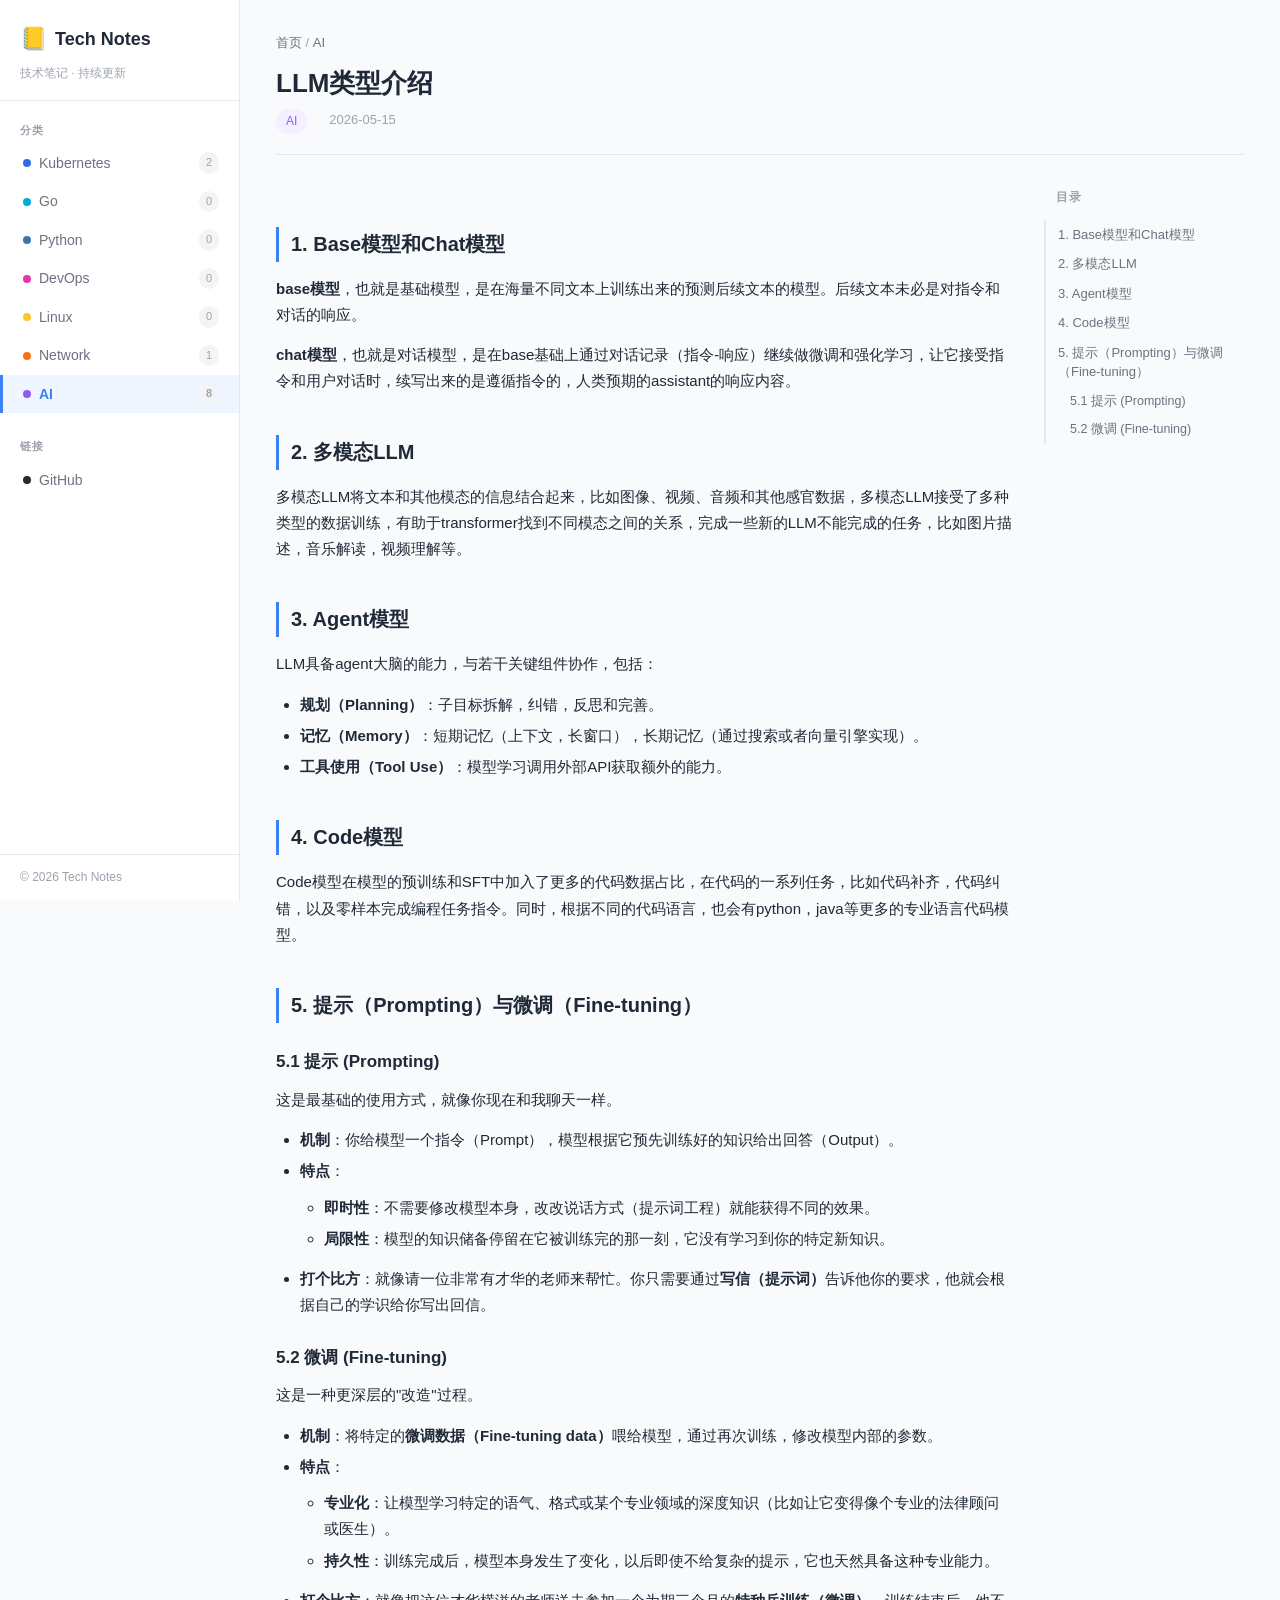
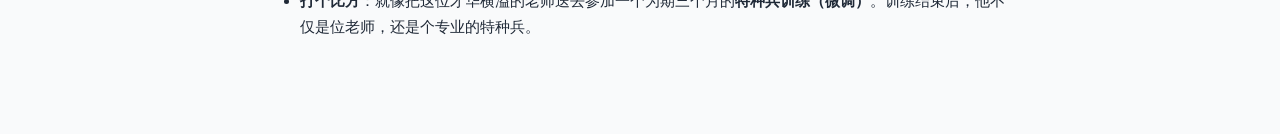
<file: posts/llm类型介绍.html>
<!DOCTYPE html>
<html lang="zh-CN">
<head>
<meta charset="UTF-8">
<meta name="viewport" content="width=device-width, initial-scale=1.0">
<title>LLM类型介绍 - Tech Notes</title>
<link rel="stylesheet" href="../css/style.css">
</head>
<body>

<button class="sidebar-toggle" onclick="toggleSidebar()">☰</button>
<div class="sidebar-overlay" id="overlay" onclick="toggleSidebar()"></div>

<div class="layout">

  <aside class="sidebar" id="sidebar">
    <div class="sidebar-header">
      <a href="../index.html" class="blog-title"><span class="icon">📒</span> Tech Notes</a>
      <div class="blog-subtitle">技术笔记 · 持续更新</div>
    </div>
    <nav class="sidebar-nav">
      <div class="nav-section">
        <div class="nav-section-title">分类</div>
        <a href="../index.html#kubernetes" class="nav-item"><span class="dot" style="background:var(--tag-k8s)"></span>Kubernetes<span class="count">2</span></a>
        <a href="../index.html#go" class="nav-item"><span class="dot" style="background:var(--tag-go)"></span>Go<span class="count">0</span></a>
        <a href="../index.html#python" class="nav-item"><span class="dot" style="background:var(--tag-python)"></span>Python<span class="count">0</span></a>
        <a href="../index.html#devops" class="nav-item"><span class="dot" style="background:var(--tag-devops)"></span>DevOps<span class="count">0</span></a>
        <a href="../index.html#linux" class="nav-item"><span class="dot" style="background:var(--tag-linux)"></span>Linux<span class="count">0</span></a>
        <a href="../index.html#network" class="nav-item"><span class="dot" style="background:var(--tag-network)"></span>Network<span class="count">1</span></a>
        <a href="../index.html#ai" class="nav-item active"><span class="dot" style="background:var(--tag-ai)"></span>AI<span class="count">8</span></a>
      </div>
      <div class="nav-section" style="margin-top:16px">
        <div class="nav-section-title">链接</div>
        <a href="https://github.com/pro12221" class="nav-item" target="_blank"><span class="dot" style="background:#24292e"></span>GitHub</a>
      </div>
    </nav>
    <div class="sidebar-footer">&copy; 2026 Tech Notes</div>
  </aside>

  <main class="main">
    <div class="content-wrapper">

      <div class="article-header">
        <div class="breadcrumb">
          <a href="../index.html">首页</a> / <a href="../index.html#ai">AI</a>
        </div>
        <h1>LLM类型介绍</h1>
        <div class="article-meta">
          <span><span class="tag tag-ai">AI</span></span>
          <span>2026-05-15</span>
        </div>
      </div>

      <div class="article-layout">
        <div class="article-content">

        <h2>1. Base模型和Chat模型</h2>

        <p><strong>base模型</strong>，也就是基础模型，是在海量不同文本上训练出来的预测后续文本的模型。后续文本未必是对指令和对话的响应。</p>

        <p><strong>chat模型</strong>，也就是对话模型，是在base基础上通过对话记录（指令-响应）继续做微调和强化学习，让它接受指令和用户对话时，续写出来的是遵循指令的，人类预期的assistant的响应内容。</p>

        <h2>2. 多模态LLM</h2>

        <p>多模态LLM将文本和其他模态的信息结合起来，比如图像、视频、音频和其他感官数据，多模态LLM接受了多种类型的数据训练，有助于transformer找到不同模态之间的关系，完成一些新的LLM不能完成的任务，比如图片描述，音乐解读，视频理解等。</p>

        <h2>3. Agent模型</h2>

        <p>LLM具备agent大脑的能力，与若干关键组件协作，包括：</p>

        <ul>
          <li><strong>规划（Planning）</strong>：子目标拆解，纠错，反思和完善。</li>
          <li><strong>记忆（Memory）</strong>：短期记忆（上下文，长窗口），长期记忆（通过搜索或者向量引擎实现）。</li>
          <li><strong>工具使用（Tool Use）</strong>：模型学习调用外部API获取额外的能力。</li>
        </ul>

        <h2>4. Code模型</h2>

        <p>Code模型在模型的预训练和SFT中加入了更多的代码数据占比，在代码的一系列任务，比如代码补齐，代码纠错，以及零样本完成编程任务指令。同时，根据不同的代码语言，也会有python，java等更多的专业语言代码模型。</p>

        <h2>5. 提示（Prompting）与微调（Fine-tuning）</h2>

        <h3>5.1 提示 (Prompting)</h3>

        <p>这是最基础的使用方式，就像你现在和我聊天一样。</p>

        <ul>
          <li><strong>机制</strong>：你给模型一个指令（Prompt），模型根据它预先训练好的知识给出回答（Output）。</li>
          <li><strong>特点</strong>：
            <ul>
              <li><strong>即时性</strong>：不需要修改模型本身，改改说话方式（提示词工程）就能获得不同的效果。</li>
              <li><strong>局限性</strong>：模型的知识储备停留在它被训练完的那一刻，它没有学习到你的特定新知识。</li>
            </ul>
          </li>
          <li><strong>打个比方</strong>：就像请一位非常有才华的老师来帮忙。你只需要通过<strong>写信（提示词）</strong>告诉他你的要求，他就会根据自己的学识给你写出回信。</li>
        </ul>

        <h3>5.2 微调 (Fine-tuning)</h3>

        <p>这是一种更深层的"改造"过程。</p>

        <ul>
          <li><strong>机制</strong>：将特定的<strong>微调数据（Fine-tuning data）</strong>喂给模型，通过再次训练，修改模型内部的参数。</li>
          <li><strong>特点</strong>：
            <ul>
              <li><strong>专业化</strong>：让模型学习特定的语气、格式或某个专业领域的深度知识（比如让它变得像个专业的法律顾问或医生）。</li>
              <li><strong>持久性</strong>：训练完成后，模型本身发生了变化，以后即使不给复杂的提示，它也天然具备这种专业能力。</li>
            </ul>
          </li>
          <li><strong>打个比方</strong>：就像把这位才华横溢的老师送去参加一个为期三个月的<strong>特种兵训练（微调）</strong>。训练结束后，他不仅是位老师，还是个专业的特种兵。</li>
        </ul>

      </div>

        <aside class="toc-container" id="toc-container">
          <div class="toc-title">目录</div>
          <ul class="toc-list" id="toc-list"></ul>
        </aside>
      </div>

    </div>
  </main>

</div>

<button class="toc-mobile-btn" id="toc-mobile-btn" onclick="toggleMobileToc()">☰</button>
<div class="toc-mobile-panel" id="toc-mobile-panel">
  <div class="toc-title">目录</div>
  <ul class="toc-list" id="toc-mobile-list"></ul>
</div>

<script>
function toggleSidebar(){document.getElementById('sidebar').classList.toggle('open');document.getElementById('overlay').classList.toggle('show')}
function toggleMobileToc(){document.getElementById('toc-mobile-panel').classList.toggle('show')}
(function(){var c=document.querySelector('.article-content');if(!c)return;var h=c.querySelectorAll('h2,h3'),t=document.getElementById('toc-list'),m=document.getElementById('toc-mobile-list');if(!t||h.length===0)return;var n=0;h.forEach(function(e){n++;var s='section-'+n;e.id=s;var li=document.createElement('li');li.className='toc-item';var a=document.createElement('a');a.className='toc-link'+(e.tagName==='H3'?' level-h3':'');a.href='#'+s;a.textContent=e.textContent;a.setAttribute('data-target',s);a.addEventListener('click',function(ev){ev.preventDefault();var tgt=document.getElementById(s);if(tgt)tgt.scrollIntoView({behavior:'smooth',block:'start'});var mp=document.getElementById('toc-mobile-panel');if(mp)mp.classList.remove('show')});li.appendChild(a);t.appendChild(li);if(m){var l2=li.cloneNode(true);l2.querySelector('a').addEventListener('click',function(ev){ev.preventDefault();var tgt=document.getElementById(s);if(tgt)tgt.scrollIntoView({behavior:'smooth',block:'start'});document.getElementById('toc-mobile-panel').classList.remove('show')});m.appendChild(l2)}});var tl=document.querySelectorAll('.toc-link'),ah=c.querySelectorAll('h2,h3');function ua(){var st=window.scrollY||document.documentElement.scrollTop,ci='';ah.forEach(function(e){if(e.offsetTop-60<=st)ci=e.id});tl.forEach(function(l){l.classList.toggle('active',l.getAttribute('data-target')===ci)})}var tk=false;window.addEventListener('scroll',function(){if(!tk){window.requestAnimationFrame(function(){ua();tk=false});tk=true}});ua()})();
</script>

</body>
</html>
</file>
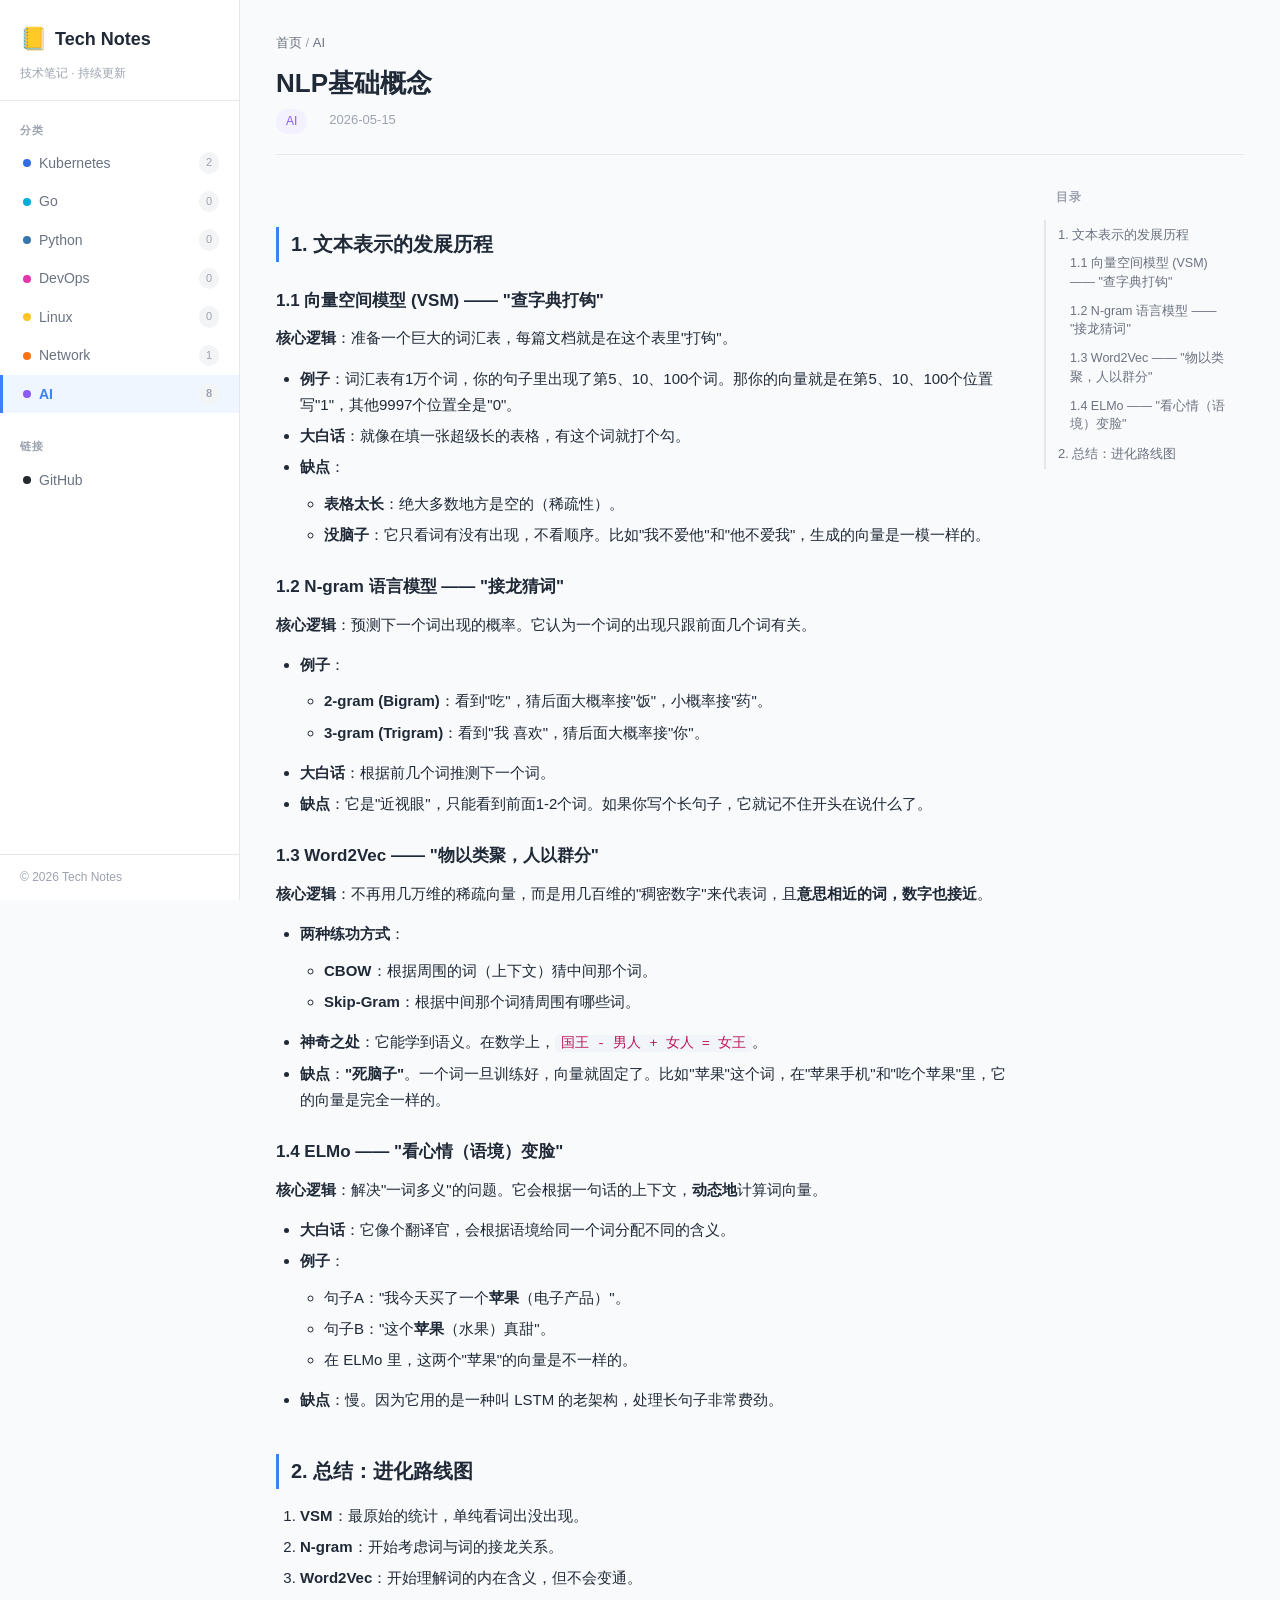
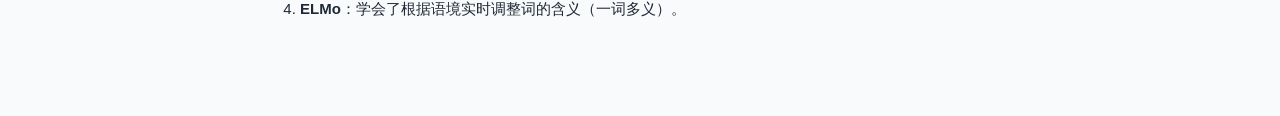
<file: posts/nlp基础概念.html>
<!DOCTYPE html>
<html lang="zh-CN">
<head>
<meta charset="UTF-8">
<meta name="viewport" content="width=device-width, initial-scale=1.0">
<title>NLP基础概念 - Tech Notes</title>
<link rel="stylesheet" href="../css/style.css">
</head>
<body>

<button class="sidebar-toggle" onclick="toggleSidebar()">☰</button>
<div class="sidebar-overlay" id="overlay" onclick="toggleSidebar()"></div>

<div class="layout">

  <aside class="sidebar" id="sidebar">
    <div class="sidebar-header">
      <a href="../index.html" class="blog-title"><span class="icon">📒</span> Tech Notes</a>
      <div class="blog-subtitle">技术笔记 · 持续更新</div>
    </div>

    <nav class="sidebar-nav">
      <div class="nav-section">
        <div class="nav-section-title">分类</div>
        <a href="../index.html#kubernetes" class="nav-item">
          <span class="dot" style="background:var(--tag-k8s)"></span>
          Kubernetes
          <span class="count">2</span>
        </a>
        <a href="../index.html#go" class="nav-item">
          <span class="dot" style="background:var(--tag-go)"></span>
          Go
          <span class="count">0</span>
        </a>
        <a href="../index.html#python" class="nav-item">
          <span class="dot" style="background:var(--tag-python)"></span>
          Python
          <span class="count">0</span>
        </a>
        <a href="../index.html#devops" class="nav-item">
          <span class="dot" style="background:var(--tag-devops)"></span>
          DevOps
          <span class="count">0</span>
        </a>
        <a href="../index.html#linux" class="nav-item">
          <span class="dot" style="background:var(--tag-linux)"></span>
          Linux
          <span class="count">0</span>
        </a>
        <a href="../index.html#network" class="nav-item">
          <span class="dot" style="background:var(--tag-network)"></span>
          Network
          <span class="count">1</span>
        </a>
        <a href="../index.html#ai" class="nav-item active">
          <span class="dot" style="background:var(--tag-ai)"></span>
          AI
          <span class="count">8</span>
        </a>
      </div>

      <div class="nav-section" style="margin-top:16px">
        <div class="nav-section-title">链接</div>
        <a href="https://github.com/pro12221" class="nav-item" target="_blank">
          <span class="dot" style="background:#24292e"></span>
          GitHub
        </a>
      </div>
    </nav>

    <div class="sidebar-footer">
      &copy; 2026 Tech Notes
    </div>
  </aside>

  <main class="main">
    <div class="content-wrapper">

      <div class="article-header">
        <div class="breadcrumb">
          <a href="../index.html">首页</a> / <a href="../index.html#ai">AI</a>
        </div>
        <h1>NLP基础概念</h1>
        <div class="article-meta">
          <span>
            <span class="tag tag-ai">AI</span>
          </span>
          <span>2026-05-15</span>
        </div>
      </div>

      <div class="article-layout">

        <div class="article-content">

        <h2>1. 文本表示的发展历程</h2>

        <h3>1.1 向量空间模型 (VSM) —— "查字典打钩"</h3>

        <p><strong>核心逻辑</strong>：准备一个巨大的词汇表，每篇文档就是在这个表里"打钩"。</p>

        <ul>
          <li><strong>例子</strong>：词汇表有1万个词，你的句子里出现了第5、10、100个词。那你的向量就是在第5、10、100个位置写"1"，其他9997个位置全是"0"。</li>
          <li><strong>大白话</strong>：就像在填一张超级长的表格，有这个词就打个勾。</li>
          <li><strong>缺点</strong>：
            <ul>
              <li><strong>表格太长</strong>：绝大多数地方是空的（稀疏性）。</li>
              <li><strong>没脑子</strong>：它只看词有没有出现，不看顺序。比如"我不爱他"和"他不爱我"，生成的向量是一模一样的。</li>
            </ul>
          </li>
        </ul>

        <h3>1.2 N-gram 语言模型 —— "接龙猜词"</h3>

        <p><strong>核心逻辑</strong>：预测下一个词出现的概率。它认为一个词的出现只跟前面几个词有关。</p>

        <ul>
          <li><strong>例子</strong>：
            <ul>
              <li><strong>2-gram (Bigram)</strong>：看到"吃"，猜后面大概率接"饭"，小概率接"药"。</li>
              <li><strong>3-gram (Trigram)</strong>：看到"我 喜欢"，猜后面大概率接"你"。</li>
            </ul>
          </li>
          <li><strong>大白话</strong>：根据前几个词推测下一个词。</li>
          <li><strong>缺点</strong>：它是"近视眼"，只能看到前面1-2个词。如果你写个长句子，它就记不住开头在说什么了。</li>
        </ul>

        <h3>1.3 Word2Vec —— "物以类聚，人以群分"</h3>

        <p><strong>核心逻辑</strong>：不再用几万维的稀疏向量，而是用几百维的"稠密数字"来代表词，且<strong>意思相近的词，数字也接近</strong>。</p>

        <ul>
          <li><strong>两种练功方式</strong>：
            <ul>
              <li><strong>CBOW</strong>：根据周围的词（上下文）猜中间那个词。</li>
              <li><strong>Skip-Gram</strong>：根据中间那个词猜周围有哪些词。</li>
            </ul>
          </li>
          <li><strong>神奇之处</strong>：它能学到语义。在数学上，<code>国王 - 男人 + 女人 = 女王</code>。</li>
          <li><strong>缺点</strong>：<strong>"死脑子"</strong>。一个词一旦训练好，向量就固定了。比如"苹果"这个词，在"苹果手机"和"吃个苹果"里，它的向量是完全一样的。</li>
        </ul>

        <h3>1.4 ELMo —— "看心情（语境）变脸"</h3>

        <p><strong>核心逻辑</strong>：解决"一词多义"的问题。它会根据一句话的上下文，<strong>动态地</strong>计算词向量。</p>

        <ul>
          <li><strong>大白话</strong>：它像个翻译官，会根据语境给同一个词分配不同的含义。</li>
          <li><strong>例子</strong>：
            <ul>
              <li>句子A："我今天买了一个<strong>苹果</strong>（电子产品）"。</li>
              <li>句子B："这个<strong>苹果</strong>（水果）真甜"。</li>
              <li>在 ELMo 里，这两个"苹果"的向量是不一样的。</li>
            </ul>
          </li>
          <li><strong>缺点</strong>：慢。因为它用的是一种叫 LSTM 的老架构，处理长句子非常费劲。</li>
        </ul>

        <h2>2. 总结：进化路线图</h2>

        <ol>
          <li><strong>VSM</strong>：最原始的统计，单纯看词出没出现。</li>
          <li><strong>N-gram</strong>：开始考虑词与词的接龙关系。</li>
          <li><strong>Word2Vec</strong>：开始理解词的内在含义，但不会变通。</li>
          <li><strong>ELMo</strong>：学会了根据语境实时调整词的含义（一词多义）。</li>
        </ol>

      </div>

        <aside class="toc-container" id="toc-container">
          <div class="toc-title">目录</div>
          <ul class="toc-list" id="toc-list"></ul>
        </aside>

      </div>

    </div>
  </main>

</div>

<button class="toc-mobile-btn" id="toc-mobile-btn" onclick="toggleMobileToc()">☰</button>
<div class="toc-mobile-panel" id="toc-mobile-panel">
  <div class="toc-title">目录</div>
  <ul class="toc-list" id="toc-mobile-list"></ul>
</div>

<script>
function toggleSidebar() {
  document.getElementById('sidebar').classList.toggle('open');
  document.getElementById('overlay').classList.toggle('show');
}

function toggleMobileToc() {
  document.getElementById('toc-mobile-panel').classList.toggle('show');
}

(function() {
  var content = document.querySelector('.article-content');
  if (!content) return;
  var headings = content.querySelectorAll('h2, h3');
  var tocList = document.getElementById('toc-list');
  var tocMobileList = document.getElementById('toc-mobile-list');
  if (!tocList || headings.length === 0) return;
  var counter = 0;
  headings.forEach(function(h) {
    counter++;
    var slug = 'section-' + counter;
    h.id = slug;
    var li = document.createElement('li');
    li.className = 'toc-item';
    var a = document.createElement('a');
    a.className = 'toc-link' + (h.tagName === 'H3' ? ' level-h3' : '');
    a.href = '#' + slug;
    a.textContent = h.textContent;
    a.setAttribute('data-target', slug);
    a.addEventListener('click', function(e) {
      e.preventDefault();
      var target = document.getElementById(slug);
      if (target) target.scrollIntoView({ behavior: 'smooth', block: 'start' });
      var mobilePanel = document.getElementById('toc-mobile-panel');
      if (mobilePanel) mobilePanel.classList.remove('show');
    });
    li.appendChild(a);
    tocList.appendChild(li);
    if (tocMobileList) {
      var li2 = li.cloneNode(true);
      li2.querySelector('a').addEventListener('click', function(e) {
        e.preventDefault();
        var target = document.getElementById(slug);
        if (target) target.scrollIntoView({ behavior: 'smooth', block: 'start' });
        document.getElementById('toc-mobile-panel').classList.remove('show');
      });
      tocMobileList.appendChild(li2);
    }
  });
  var allTocLinks = document.querySelectorAll('.toc-link');
  var allHeadings = content.querySelectorAll('h2, h3');
  function updateActiveToc() {
    var scrollTop = window.scrollY || document.documentElement.scrollTop;
    var currentId = '';
    allHeadings.forEach(function(h) {
      if (h.offsetTop - 60 <= scrollTop) currentId = h.id;
    });
    allTocLinks.forEach(function(link) {
      link.classList.toggle('active', link.getAttribute('data-target') === currentId);
    });
  }
  var ticking = false;
  window.addEventListener('scroll', function() {
    if (!ticking) {
      window.requestAnimationFrame(function() { updateActiveToc(); ticking = false; });
      ticking = true;
    }
  });
  updateActiveToc();
})();
</script>

</body>
</html>
</file>
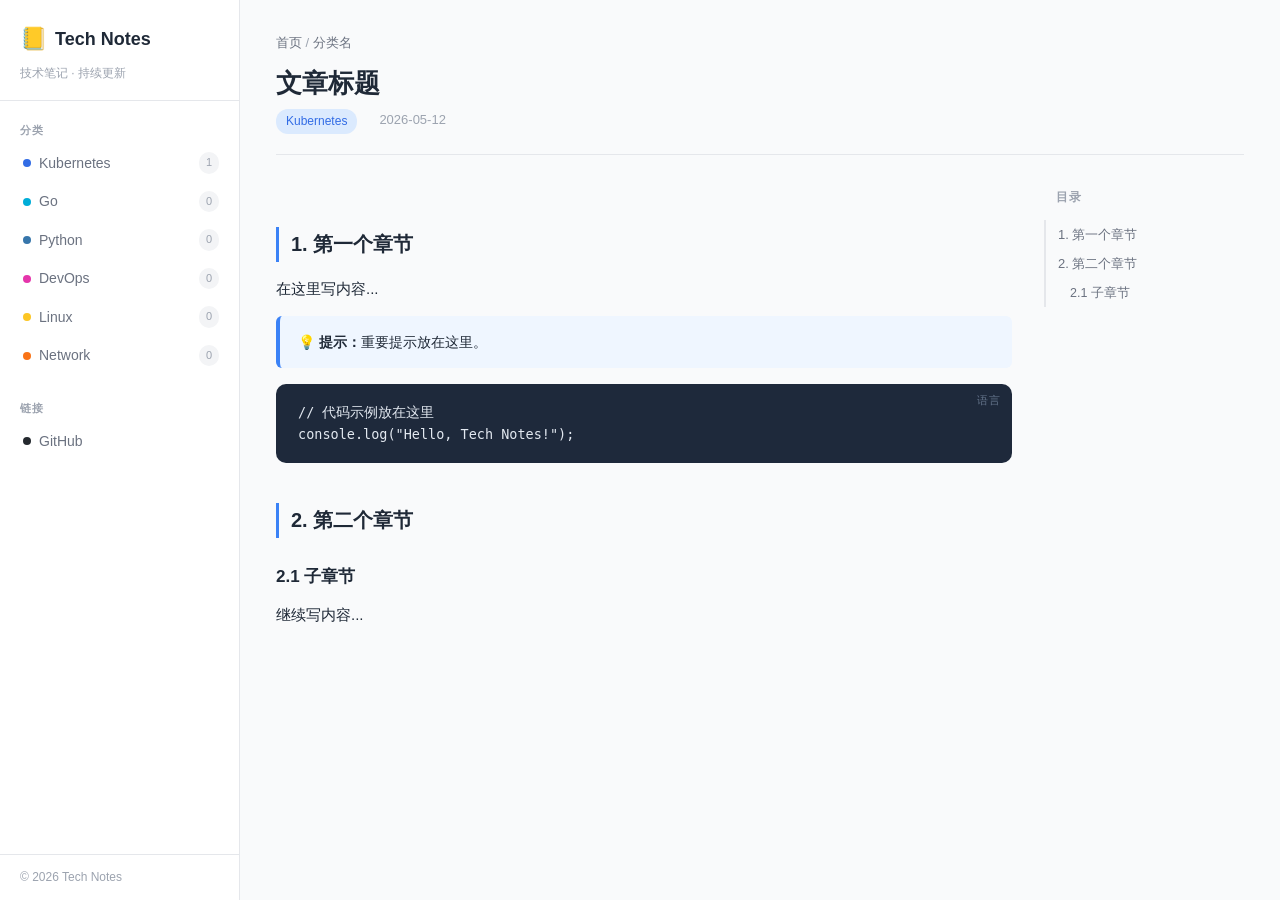
<file: posts/template.html>
<!DOCTYPE html>
<html lang="zh-CN">
<head>
<meta charset="UTF-8">
<meta name="viewport" content="width=device-width, initial-scale=1.0">
<title>文章标题 - Tech Notes</title>
<link rel="stylesheet" href="../css/style.css">
</head>
<body>

<!-- Mobile Toggle -->
<button class="sidebar-toggle" onclick="toggleSidebar()">☰</button>
<div class="sidebar-overlay" id="overlay" onclick="toggleSidebar()"></div>

<div class="layout">

  <!-- ====== Sidebar ====== -->
  <aside class="sidebar" id="sidebar">
    <div class="sidebar-header">
      <a href="../index.html" class="blog-title"><span class="icon">📒</span> Tech Notes</a>
      <div class="blog-subtitle">技术笔记 · 持续更新</div>
    </div>

    <nav class="sidebar-nav">
      <div class="nav-section">
        <div class="nav-section-title">分类</div>
        <!--
          将当前分类的 nav-item 设为 active：
          class="nav-item active"
          其他保持 class="nav-item"
        -->
        <a href="../index.html#kubernetes" class="nav-item">
          <span class="dot" style="background:var(--tag-k8s)"></span>
          Kubernetes
          <span class="count">1</span>
        </a>
        <a href="../index.html#go" class="nav-item">
          <span class="dot" style="background:var(--tag-go)"></span>
          Go
          <span class="count">0</span>
        </a>
        <a href="../index.html#python" class="nav-item">
          <span class="dot" style="background:var(--tag-python)"></span>
          Python
          <span class="count">0</span>
        </a>
        <a href="../index.html#devops" class="nav-item">
          <span class="dot" style="background:var(--tag-devops)"></span>
          DevOps
          <span class="count">0</span>
        </a>
        <a href="../index.html#linux" class="nav-item">
          <span class="dot" style="background:var(--tag-linux)"></span>
          Linux
          <span class="count">0</span>
        </a>
        <a href="../index.html#network" class="nav-item">
          <span class="dot" style="background:var(--tag-network)"></span>
          Network
          <span class="count">0</span>
        </a>
      </div>

      <div class="nav-section" style="margin-top:16px">
        <div class="nav-section-title">链接</div>
        <a href="https://github.com/pro12221" class="nav-item" target="_blank">
          <span class="dot" style="background:#24292e"></span>
          GitHub
        </a>
      </div>
    </nav>

    <div class="sidebar-footer">
      &copy; 2026 Tech Notes
    </div>
  </aside>

  <!-- ====== Main Content ====== -->
  <main class="main">
    <div class="content-wrapper">

      <!-- ===== 新文章从这里开始修改 ===== -->

      <div class="article-header">
        <div class="breadcrumb">
          <a href="../index.html">首页</a> / <a href="../index.html#kubernetes">分类名</a>
        </div>
        <h1>文章标题</h1>
        <div class="article-meta">
          <span>
            <!-- 添加对应的分类标签 -->
            <span class="tag tag-k8s">Kubernetes</span>
          </span>
          <span>2026-05-12</span>
        </div>
      </div>

      <div class="article-layout">

        <div class="article-content">

        <h2>1. 第一个章节</h2>

        <p>在这里写内容...</p>

        <div class="highlight-box">
          <p><strong>💡 提示：</strong>重要提示放在这里。</p>
        </div>

<pre><code><span class="code-label">语言</span>// 代码示例放在这里
console.log("Hello, Tech Notes!");</code></pre>

        <h2>2. 第二个章节</h2>

        <h3>2.1 子章节</h3>

        <p>继续写内容...</p>

      </div>

        <!-- TOC (auto-generated by JS) -->
        <aside class="toc-container" id="toc-container">
          <div class="toc-title">目录</div>
          <ul class="toc-list" id="toc-list"></ul>
        </aside>

      </div>
      <!-- /article-layout -->

    </div>
  </main>

</div>

<!-- Mobile TOC button + panel -->
<button class="toc-mobile-btn" id="toc-mobile-btn" onclick="toggleMobileToc()">☰</button>
<div class="toc-mobile-panel" id="toc-mobile-panel">
  <div class="toc-title">目录</div>
  <ul class="toc-list" id="toc-mobile-list"></ul>
</div>

<script>
function toggleSidebar() {
  document.getElementById('sidebar').classList.toggle('open');
  document.getElementById('overlay').classList.toggle('show');
}

function toggleMobileToc() {
  document.getElementById('toc-mobile-panel').classList.toggle('show');
}

// ===== Auto-generate TOC from h2/h3 =====
(function() {
  var content = document.querySelector('.article-content');
  if (!content) return;

  var headings = content.querySelectorAll('h2, h3');
  var tocList = document.getElementById('toc-list');
  var tocMobileList = document.getElementById('toc-mobile-list');
  if (!tocList || headings.length === 0) return;

  var counter = 0;
  headings.forEach(function(h) {
    counter++;
    var slug = 'section-' + counter;
    h.id = slug;

    var li = document.createElement('li');
    li.className = 'toc-item';

    var a = document.createElement('a');
    a.className = 'toc-link' + (h.tagName === 'H3' ? ' level-h3' : '');
    a.href = '#' + slug;
    a.textContent = h.textContent;
    a.setAttribute('data-target', slug);

    a.addEventListener('click', function(e) {
      e.preventDefault();
      var target = document.getElementById(slug);
      if (target) target.scrollIntoView({ behavior: 'smooth', block: 'start' });
      var mobilePanel = document.getElementById('toc-mobile-panel');
      if (mobilePanel) mobilePanel.classList.remove('show');
    });

    li.appendChild(a);
    tocList.appendChild(li);

    if (tocMobileList) {
      var li2 = li.cloneNode(true);
      li2.querySelector('a').addEventListener('click', function(e) {
        e.preventDefault();
        var target = document.getElementById(slug);
        if (target) target.scrollIntoView({ behavior: 'smooth', block: 'start' });
        document.getElementById('toc-mobile-panel').classList.remove('show');
      });
      tocMobileList.appendChild(li2);
    }
  });

  // Scroll spy
  var allTocLinks = document.querySelectorAll('.toc-link');
  var allHeadings = content.querySelectorAll('h2, h3');

  function updateActiveToc() {
    var scrollTop = window.scrollY || document.documentElement.scrollTop;
    var currentId = '';
    allHeadings.forEach(function(h) {
      if (h.offsetTop - 60 <= scrollTop) currentId = h.id;
    });
    allTocLinks.forEach(function(link) {
      link.classList.toggle('active', link.getAttribute('data-target') === currentId);
    });
  }

  var ticking = false;
  window.addEventListener('scroll', function() {
    if (!ticking) {
      window.requestAnimationFrame(function() { updateActiveToc(); ticking = false; });
      ticking = true;
    }
  });

  updateActiveToc();
})();
</script>

</body>
</html>
</file>
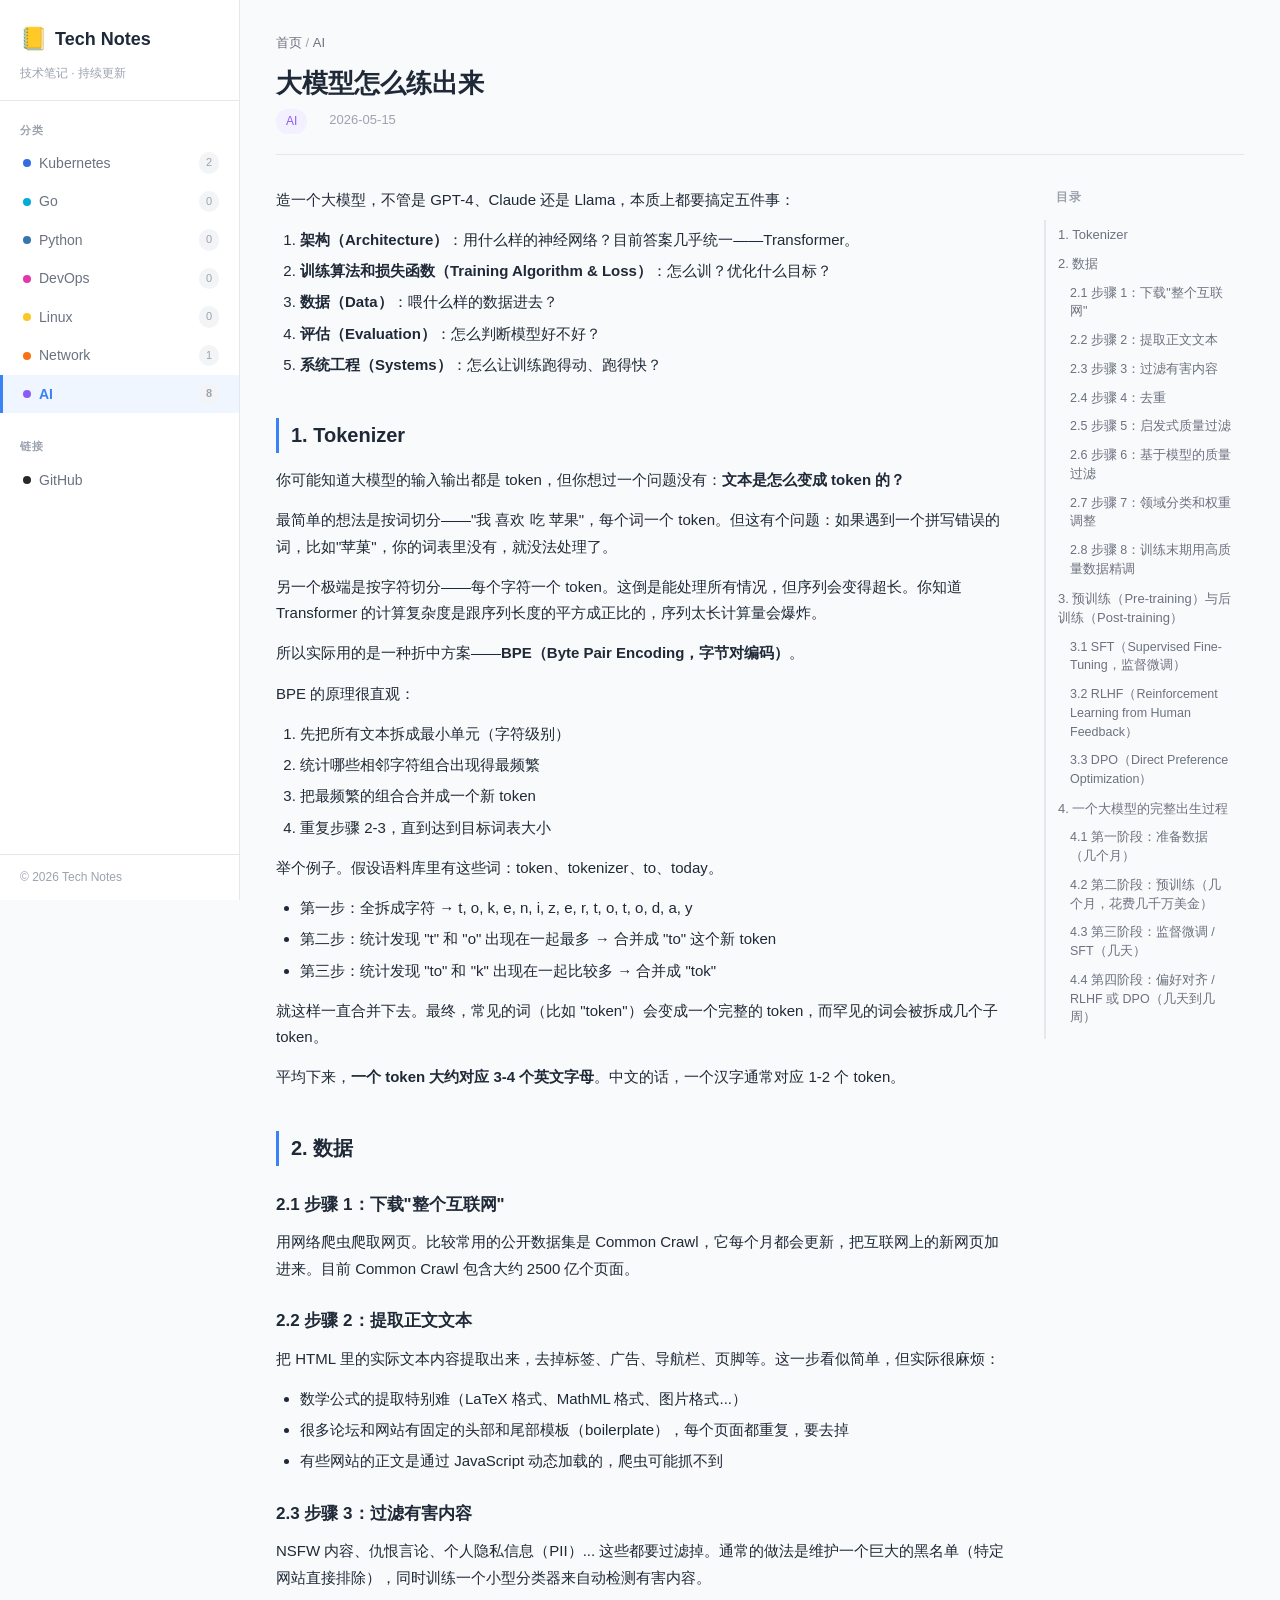
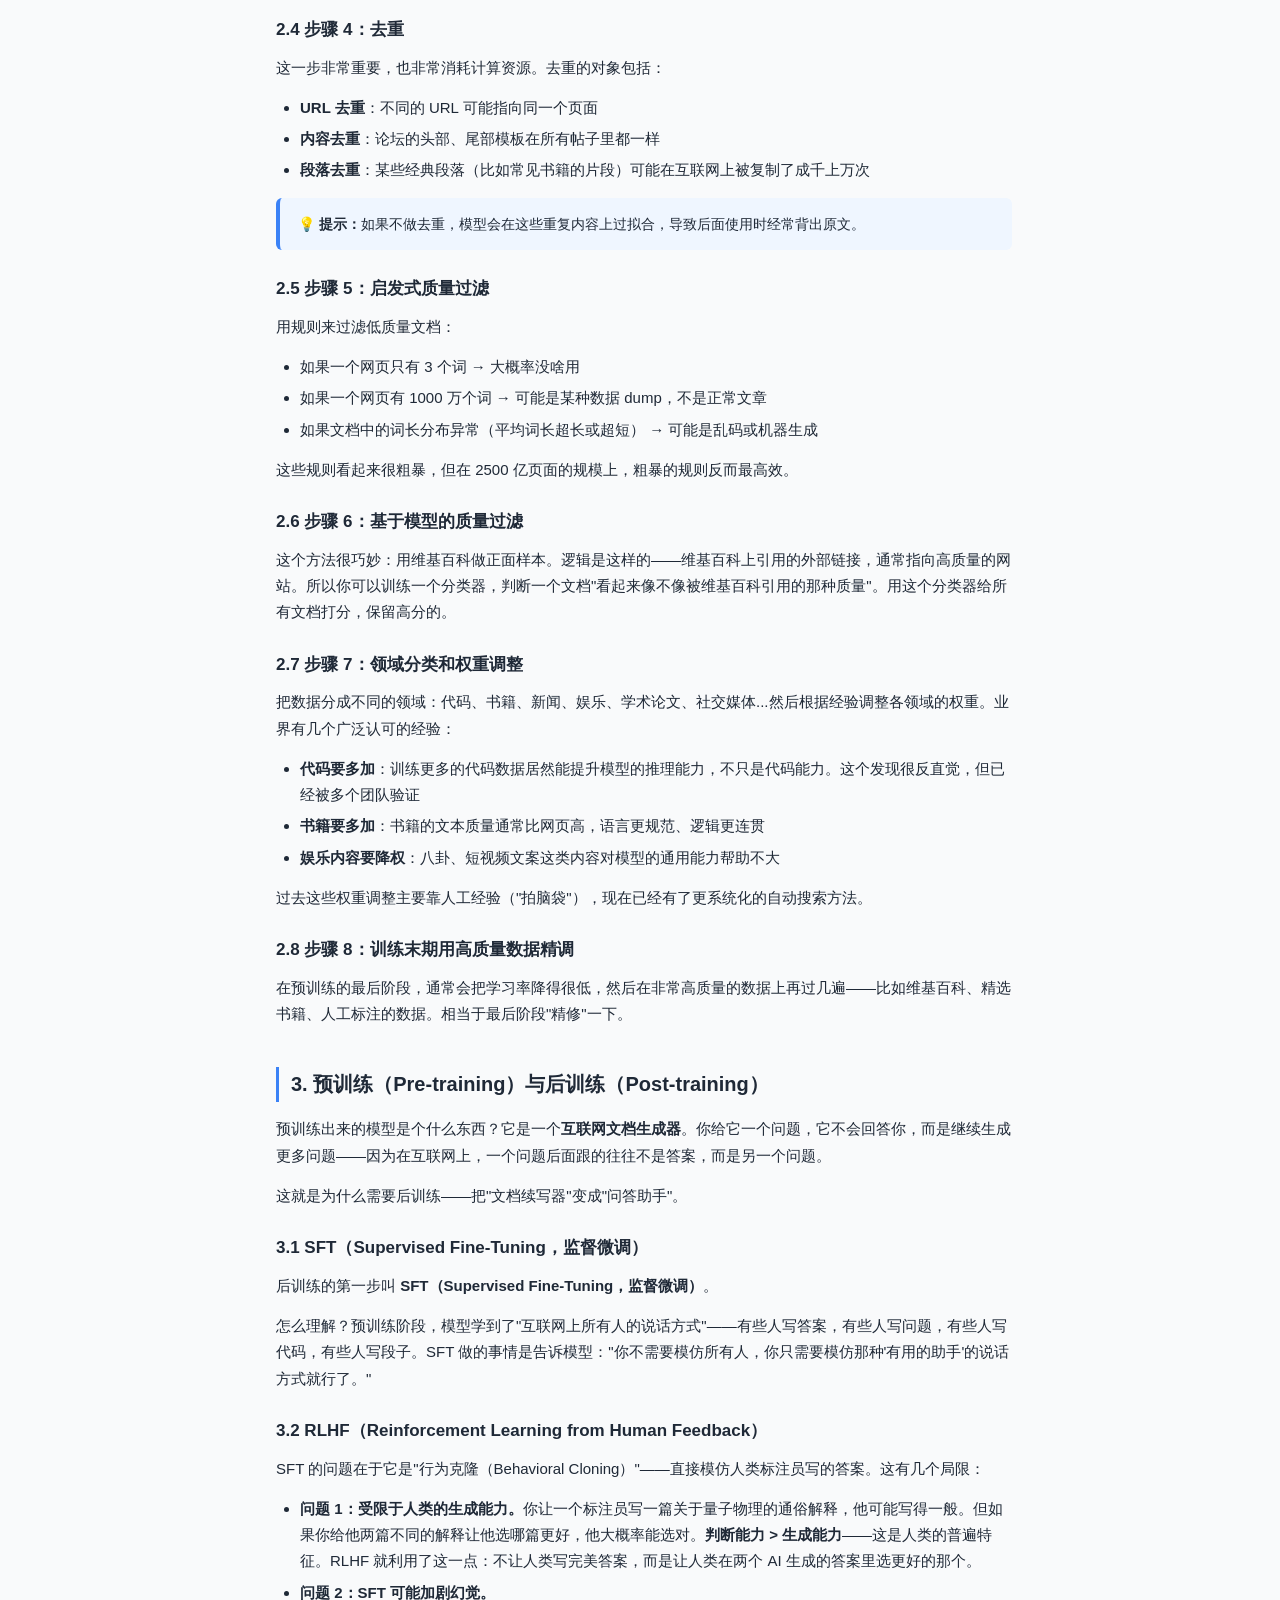
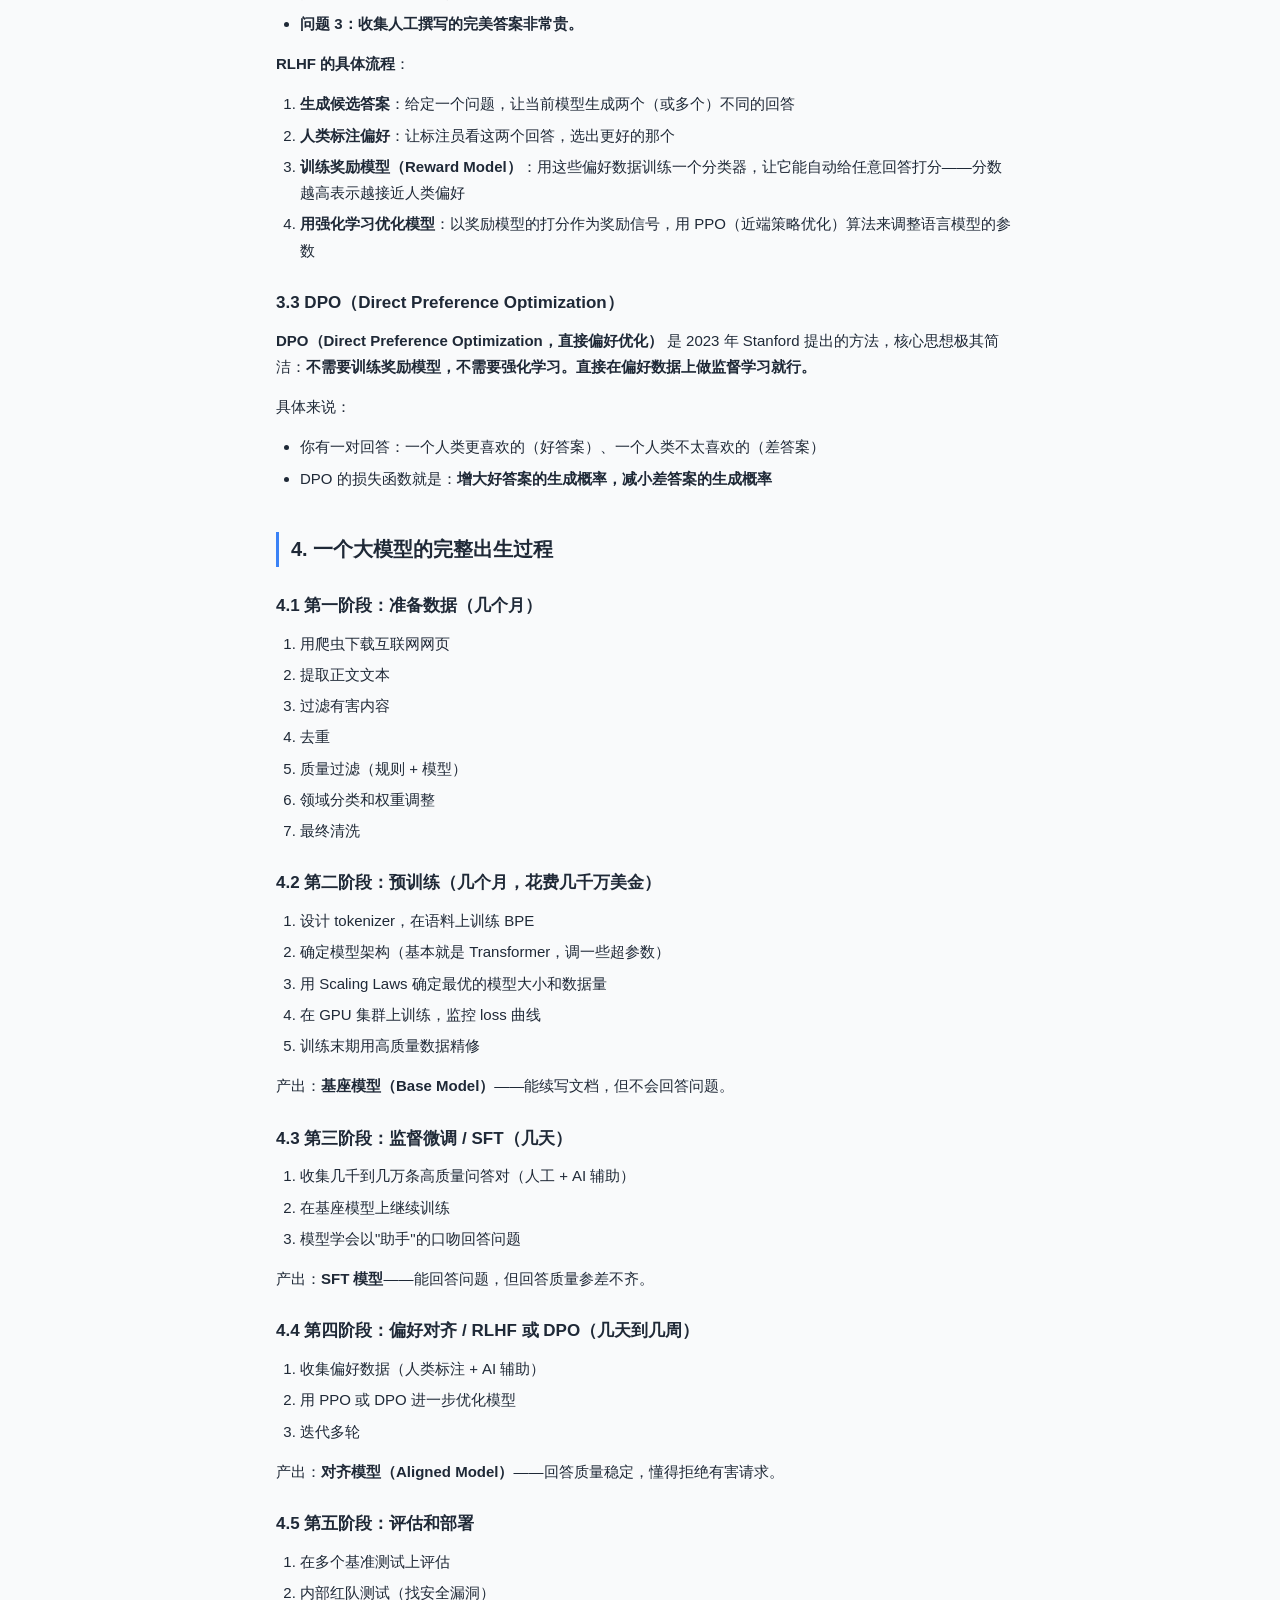
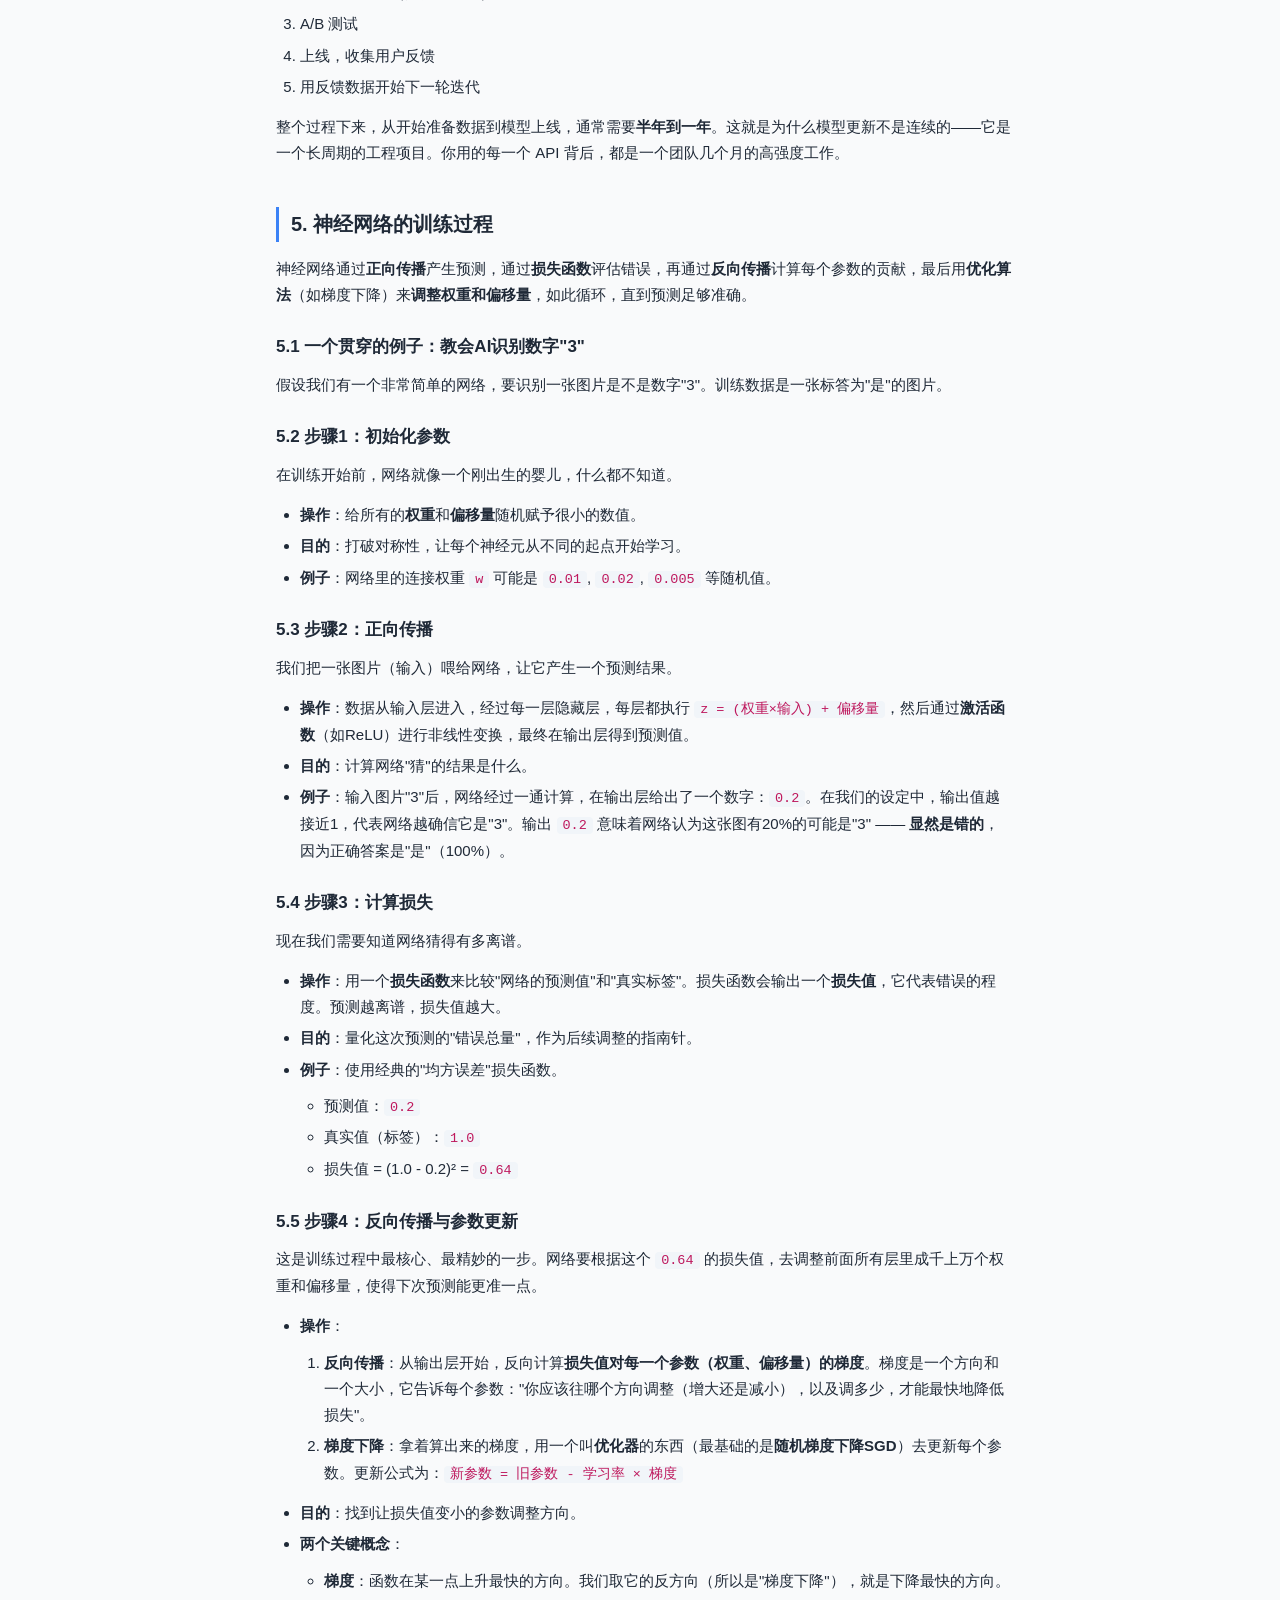
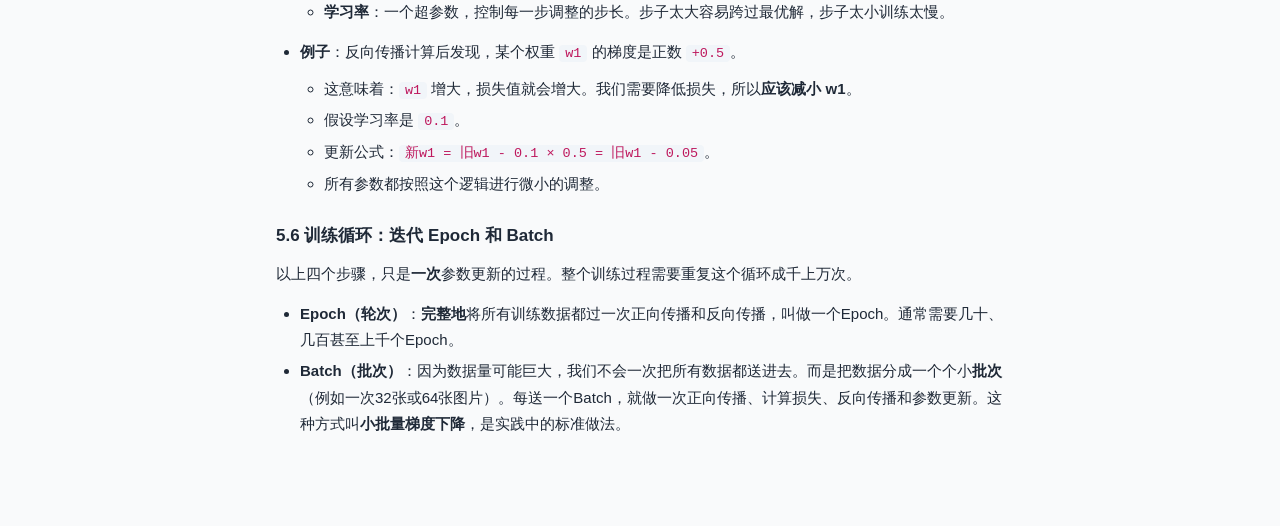
<file: posts/大模型怎么练出来.html>
<!DOCTYPE html>
<html lang="zh-CN">
<head>
<meta charset="UTF-8">
<meta name="viewport" content="width=device-width, initial-scale=1.0">
<title>大模型怎么练出来 - Tech Notes</title>
<link rel="stylesheet" href="../css/style.css">
</head>
<body>

<button class="sidebar-toggle" onclick="toggleSidebar()">☰</button>
<div class="sidebar-overlay" id="overlay" onclick="toggleSidebar()"></div>

<div class="layout">

  <aside class="sidebar" id="sidebar">
    <div class="sidebar-header">
      <a href="../index.html" class="blog-title"><span class="icon">📒</span> Tech Notes</a>
      <div class="blog-subtitle">技术笔记 · 持续更新</div>
    </div>
    <nav class="sidebar-nav">
      <div class="nav-section">
        <div class="nav-section-title">分类</div>
        <a href="../index.html#kubernetes" class="nav-item"><span class="dot" style="background:var(--tag-k8s)"></span>Kubernetes<span class="count">2</span></a>
        <a href="../index.html#go" class="nav-item"><span class="dot" style="background:var(--tag-go)"></span>Go<span class="count">0</span></a>
        <a href="../index.html#python" class="nav-item"><span class="dot" style="background:var(--tag-python)"></span>Python<span class="count">0</span></a>
        <a href="../index.html#devops" class="nav-item"><span class="dot" style="background:var(--tag-devops)"></span>DevOps<span class="count">0</span></a>
        <a href="../index.html#linux" class="nav-item"><span class="dot" style="background:var(--tag-linux)"></span>Linux<span class="count">0</span></a>
        <a href="../index.html#network" class="nav-item"><span class="dot" style="background:var(--tag-network)"></span>Network<span class="count">1</span></a>
        <a href="../index.html#ai" class="nav-item active"><span class="dot" style="background:var(--tag-ai)"></span>AI<span class="count">8</span></a>
      </div>
      <div class="nav-section" style="margin-top:16px">
        <div class="nav-section-title">链接</div>
        <a href="https://github.com/pro12221" class="nav-item" target="_blank"><span class="dot" style="background:#24292e"></span>GitHub</a>
      </div>
    </nav>
    <div class="sidebar-footer">&copy; 2026 Tech Notes</div>
  </aside>

  <main class="main">
    <div class="content-wrapper">

      <div class="article-header">
        <div class="breadcrumb">
          <a href="../index.html">首页</a> / <a href="../index.html#ai">AI</a>
        </div>
        <h1>大模型怎么练出来</h1>
        <div class="article-meta">
          <span><span class="tag tag-ai">AI</span></span>
          <span>2026-05-15</span>
        </div>
      </div>

      <div class="article-layout">
        <div class="article-content">

        <p>造一个大模型，不管是 GPT-4、Claude 还是 Llama，本质上都要搞定五件事：</p>

        <ol>
          <li><strong>架构（Architecture）</strong>：用什么样的神经网络？目前答案几乎统一——Transformer。</li>
          <li><strong>训练算法和损失函数（Training Algorithm &amp; Loss）</strong>：怎么训？优化什么目标？</li>
          <li><strong>数据（Data）</strong>：喂什么样的数据进去？</li>
          <li><strong>评估（Evaluation）</strong>：怎么判断模型好不好？</li>
          <li><strong>系统工程（Systems）</strong>：怎么让训练跑得动、跑得快？</li>
        </ol>

        <h2>1. Tokenizer</h2>

        <p>你可能知道大模型的输入输出都是 token，但你想过一个问题没有：<strong>文本是怎么变成 token 的？</strong></p>

        <p>最简单的想法是按词切分——"我 喜欢 吃 苹果"，每个词一个 token。但这有个问题：如果遇到一个拼写错误的词，比如"苹菓"，你的词表里没有，就没法处理了。</p>

        <p>另一个极端是按字符切分——每个字符一个 token。这倒是能处理所有情况，但序列会变得超长。你知道 Transformer 的计算复杂度是跟序列长度的平方成正比的，序列太长计算量会爆炸。</p>

        <p>所以实际用的是一种折中方案——<strong>BPE（Byte Pair Encoding，字节对编码）</strong>。</p>

        <p>BPE 的原理很直观：</p>
        <ol>
          <li>先把所有文本拆成最小单元（字符级别）</li>
          <li>统计哪些相邻字符组合出现得最频繁</li>
          <li>把最频繁的组合合并成一个新 token</li>
          <li>重复步骤 2-3，直到达到目标词表大小</li>
        </ol>

        <p>举个例子。假设语料库里有这些词：token、tokenizer、to、today。</p>
        <ul>
          <li>第一步：全拆成字符 → t, o, k, e, n, i, z, e, r, t, o, t, o, d, a, y</li>
          <li>第二步：统计发现 "t" 和 "o" 出现在一起最多 → 合并成 "to" 这个新 token</li>
          <li>第三步：统计发现 "to" 和 "k" 出现在一起比较多 → 合并成 "tok"</li>
        </ul>

        <p>就这样一直合并下去。最终，常见的词（比如 "token"）会变成一个完整的 token，而罕见的词会被拆成几个子 token。</p>

        <p>平均下来，<strong>一个 token 大约对应 3-4 个英文字母</strong>。中文的话，一个汉字通常对应 1-2 个 token。</p>

        <h2>2. 数据</h2>

        <h3>2.1 步骤 1：下载"整个互联网"</h3>
        <p>用网络爬虫爬取网页。比较常用的公开数据集是 Common Crawl，它每个月都会更新，把互联网上的新网页加进来。目前 Common Crawl 包含大约 2500 亿个页面。</p>

        <h3>2.2 步骤 2：提取正文文本</h3>
        <p>把 HTML 里的实际文本内容提取出来，去掉标签、广告、导航栏、页脚等。这一步看似简单，但实际很麻烦：</p>
        <ul>
          <li>数学公式的提取特别难（LaTeX 格式、MathML 格式、图片格式...）</li>
          <li>很多论坛和网站有固定的头部和尾部模板（boilerplate），每个页面都重复，要去掉</li>
          <li>有些网站的正文是通过 JavaScript 动态加载的，爬虫可能抓不到</li>
        </ul>

        <h3>2.3 步骤 3：过滤有害内容</h3>
        <p>NSFW 内容、仇恨言论、个人隐私信息（PII）... 这些都要过滤掉。通常的做法是维护一个巨大的黑名单（特定网站直接排除），同时训练一个小型分类器来自动检测有害内容。</p>

        <h3>2.4 步骤 4：去重</h3>
        <p>这一步非常重要，也非常消耗计算资源。去重的对象包括：</p>
        <ul>
          <li><strong>URL 去重</strong>：不同的 URL 可能指向同一个页面</li>
          <li><strong>内容去重</strong>：论坛的头部、尾部模板在所有帖子里都一样</li>
          <li><strong>段落去重</strong>：某些经典段落（比如常见书籍的片段）可能在互联网上被复制了成千上万次</li>
        </ul>

        <div class="highlight-box">
          <p><strong>💡 提示：</strong>如果不做去重，模型会在这些重复内容上过拟合，导致后面使用时经常背出原文。</p>
        </div>

        <h3>2.5 步骤 5：启发式质量过滤</h3>
        <p>用规则来过滤低质量文档：</p>
        <ul>
          <li>如果一个网页只有 3 个词 → 大概率没啥用</li>
          <li>如果一个网页有 1000 万个词 → 可能是某种数据 dump，不是正常文章</li>
          <li>如果文档中的词长分布异常（平均词长超长或超短） → 可能是乱码或机器生成</li>
        </ul>
        <p>这些规则看起来很粗暴，但在 2500 亿页面的规模上，粗暴的规则反而最高效。</p>

        <h3>2.6 步骤 6：基于模型的质量过滤</h3>
        <p>这个方法很巧妙：用维基百科做正面样本。逻辑是这样的——维基百科上引用的外部链接，通常指向高质量的网站。所以你可以训练一个分类器，判断一个文档"看起来像不像被维基百科引用的那种质量"。用这个分类器给所有文档打分，保留高分的。</p>

        <h3>2.7 步骤 7：领域分类和权重调整</h3>
        <p>把数据分成不同的领域：代码、书籍、新闻、娱乐、学术论文、社交媒体...然后根据经验调整各领域的权重。业界有几个广泛认可的经验：</p>
        <ul>
          <li><strong>代码要多加</strong>：训练更多的代码数据居然能提升模型的推理能力，不只是代码能力。这个发现很反直觉，但已经被多个团队验证</li>
          <li><strong>书籍要多加</strong>：书籍的文本质量通常比网页高，语言更规范、逻辑更连贯</li>
          <li><strong>娱乐内容要降权</strong>：八卦、短视频文案这类内容对模型的通用能力帮助不大</li>
        </ul>
        <p>过去这些权重调整主要靠人工经验（"拍脑袋"），现在已经有了更系统化的自动搜索方法。</p>

        <h3>2.8 步骤 8：训练末期用高质量数据精调</h3>
        <p>在预训练的最后阶段，通常会把学习率降得很低，然后在非常高质量的数据上再过几遍——比如维基百科、精选书籍、人工标注的数据。相当于最后阶段"精修"一下。</p>

        <h2>3. 预训练（Pre-training）与后训练（Post-training）</h2>

        <p>预训练出来的模型是个什么东西？它是一个<strong>互联网文档生成器</strong>。你给它一个问题，它不会回答你，而是继续生成更多问题——因为在互联网上，一个问题后面跟的往往不是答案，而是另一个问题。</p>

        <p>这就是为什么需要后训练——把"文档续写器"变成"问答助手"。</p>

        <h3>3.1 SFT（Supervised Fine-Tuning，监督微调）</h3>

        <p>后训练的第一步叫 <strong>SFT（Supervised Fine-Tuning，监督微调）</strong>。</p>

        <p>怎么理解？预训练阶段，模型学到了"互联网上所有人的说话方式"——有些人写答案，有些人写问题，有些人写代码，有些人写段子。SFT 做的事情是告诉模型："你不需要模仿所有人，你只需要模仿那种'有用的助手'的说话方式就行了。"</p>

        <h3>3.2 RLHF（Reinforcement Learning from Human Feedback）</h3>

        <p>SFT 的问题在于它是"行为克隆（Behavioral Cloning）"——直接模仿人类标注员写的答案。这有几个局限：</p>

        <ul>
          <li><strong>问题 1：受限于人类的生成能力。</strong>你让一个标注员写一篇关于量子物理的通俗解释，他可能写得一般。但如果你给他两篇不同的解释让他选哪篇更好，他大概率能选对。<strong>判断能力 &gt; 生成能力</strong>——这是人类的普遍特征。RLHF 就利用了这一点：不让人类写完美答案，而是让人类在两个 AI 生成的答案里选更好的那个。</li>
          <li><strong>问题 2：SFT 可能加剧幻觉。</strong></li>
          <li><strong>问题 3：收集人工撰写的完美答案非常贵。</strong></li>
        </ul>

        <p><strong>RLHF 的具体流程</strong>：</p>
        <ol>
          <li><strong>生成候选答案</strong>：给定一个问题，让当前模型生成两个（或多个）不同的回答</li>
          <li><strong>人类标注偏好</strong>：让标注员看这两个回答，选出更好的那个</li>
          <li><strong>训练奖励模型（Reward Model）</strong>：用这些偏好数据训练一个分类器，让它能自动给任意回答打分——分数越高表示越接近人类偏好</li>
          <li><strong>用强化学习优化模型</strong>：以奖励模型的打分作为奖励信号，用 PPO（近端策略优化）算法来调整语言模型的参数</li>
        </ol>

        <h3>3.3 DPO（Direct Preference Optimization）</h3>

        <p><strong>DPO（Direct Preference Optimization，直接偏好优化）</strong> 是 2023 年 Stanford 提出的方法，核心思想极其简洁：<strong>不需要训练奖励模型，不需要强化学习。直接在偏好数据上做监督学习就行。</strong></p>

        <p>具体来说：</p>
        <ul>
          <li>你有一对回答：一个人类更喜欢的（好答案）、一个人类不太喜欢的（差答案）</li>
          <li>DPO 的损失函数就是：<strong>增大好答案的生成概率，减小差答案的生成概率</strong></li>
        </ul>

        <h2>4. 一个大模型的完整出生过程</h2>

        <h3>4.1 第一阶段：准备数据（几个月）</h3>
        <ol>
          <li>用爬虫下载互联网网页</li>
          <li>提取正文文本</li>
          <li>过滤有害内容</li>
          <li>去重</li>
          <li>质量过滤（规则 + 模型）</li>
          <li>领域分类和权重调整</li>
          <li>最终清洗</li>
        </ol>

        <h3>4.2 第二阶段：预训练（几个月，花费几千万美金）</h3>
        <ol>
          <li>设计 tokenizer，在语料上训练 BPE</li>
          <li>确定模型架构（基本就是 Transformer，调一些超参数）</li>
          <li>用 Scaling Laws 确定最优的模型大小和数据量</li>
          <li>在 GPU 集群上训练，监控 loss 曲线</li>
          <li>训练末期用高质量数据精修</li>
        </ol>
        <p>产出：<strong>基座模型（Base Model）</strong>——能续写文档，但不会回答问题。</p>

        <h3>4.3 第三阶段：监督微调 / SFT（几天）</h3>
        <ol>
          <li>收集几千到几万条高质量问答对（人工 + AI 辅助）</li>
          <li>在基座模型上继续训练</li>
          <li>模型学会以"助手"的口吻回答问题</li>
        </ol>
        <p>产出：<strong>SFT 模型</strong>——能回答问题，但回答质量参差不齐。</p>

        <h3>4.4 第四阶段：偏好对齐 / RLHF 或 DPO（几天到几周）</h3>
        <ol>
          <li>收集偏好数据（人类标注 + AI 辅助）</li>
          <li>用 PPO 或 DPO 进一步优化模型</li>
          <li>迭代多轮</li>
        </ol>
        <p>产出：<strong>对齐模型（Aligned Model）</strong>——回答质量稳定，懂得拒绝有害请求。</p>

        <h3>4.5 第五阶段：评估和部署</h3>
        <ol>
          <li>在多个基准测试上评估</li>
          <li>内部红队测试（找安全漏洞）</li>
          <li>A/B 测试</li>
          <li>上线，收集用户反馈</li>
          <li>用反馈数据开始下一轮迭代</li>
        </ol>

        <p>整个过程下来，从开始准备数据到模型上线，通常需要<strong>半年到一年</strong>。这就是为什么模型更新不是连续的——它是一个长周期的工程项目。你用的每一个 API 背后，都是一个团队几个月的高强度工作。</p>

        <h2>5. 神经网络的训练过程</h2>

        <p>神经网络通过<strong>正向传播</strong>产生预测，通过<strong>损失函数</strong>评估错误，再通过<strong>反向传播</strong>计算每个参数的贡献，最后用<strong>优化算法</strong>（如梯度下降）来<strong>调整权重和偏移量</strong>，如此循环，直到预测足够准确。</p>

        <h3>5.1 一个贯穿的例子：教会AI识别数字"3"</h3>

        <p>假设我们有一个非常简单的网络，要识别一张图片是不是数字"3"。训练数据是一张标答为"是"的图片。</p>

        <h3>5.2 步骤1：初始化参数</h3>

        <p>在训练开始前，网络就像一个刚出生的婴儿，什么都不知道。</p>
        <ul>
          <li><strong>操作</strong>：给所有的<strong>权重</strong>和<strong>偏移量</strong>随机赋予很小的数值。</li>
          <li><strong>目的</strong>：打破对称性，让每个神经元从不同的起点开始学习。</li>
          <li><strong>例子</strong>：网络里的连接权重 <code>w</code> 可能是 <code>0.01</code>, <code>0.02</code>, <code>0.005</code> 等随机值。</li>
        </ul>

        <h3>5.3 步骤2：正向传播</h3>

        <p>我们把一张图片（输入）喂给网络，让它产生一个预测结果。</p>
        <ul>
          <li><strong>操作</strong>：数据从输入层进入，经过每一层隐藏层，每层都执行 <code>z = (权重×输入) + 偏移量</code>，然后通过<strong>激活函数</strong>（如ReLU）进行非线性变换，最终在输出层得到预测值。</li>
          <li><strong>目的</strong>：计算网络"猜"的结果是什么。</li>
          <li><strong>例子</strong>：输入图片"3"后，网络经过一通计算，在输出层给出了一个数字：<code>0.2</code>。在我们的设定中，输出值越接近1，代表网络越确信它是"3"。输出 <code>0.2</code> 意味着网络认为这张图有20%的可能是"3" —— <strong>显然是错的</strong>，因为正确答案是"是"（100%）。</li>
        </ul>

        <h3>5.4 步骤3：计算损失</h3>

        <p>现在我们需要知道网络猜得有多离谱。</p>
        <ul>
          <li><strong>操作</strong>：用一个<strong>损失函数</strong>来比较"网络的预测值"和"真实标签"。损失函数会输出一个<strong>损失值</strong>，它代表错误的程度。预测越离谱，损失值越大。</li>
          <li><strong>目的</strong>：量化这次预测的"错误总量"，作为后续调整的指南针。</li>
          <li><strong>例子</strong>：使用经典的"均方误差"损失函数。
            <ul>
              <li>预测值：<code>0.2</code></li>
              <li>真实值（标签）：<code>1.0</code></li>
              <li>损失值 = (1.0 - 0.2)² = <code>0.64</code></li>
            </ul>
          </li>
        </ul>

        <h3>5.5 步骤4：反向传播与参数更新</h3>

        <p>这是训练过程中最核心、最精妙的一步。网络要根据这个 <code>0.64</code> 的损失值，去调整前面所有层里成千上万个权重和偏移量，使得下次预测能更准一点。</p>

        <ul>
          <li><strong>操作</strong>：
            <ol>
              <li><strong>反向传播</strong>：从输出层开始，反向计算<strong>损失值对每一个参数（权重、偏移量）的梯度</strong>。梯度是一个方向和一个大小，它告诉每个参数："你应该往哪个方向调整（增大还是减小），以及调多少，才能最快地降低损失"。</li>
              <li><strong>梯度下降</strong>：拿着算出来的梯度，用一个叫<strong>优化器</strong>的东西（最基础的是<strong>随机梯度下降SGD</strong>）去更新每个参数。更新公式为：<code>新参数 = 旧参数 - 学习率 × 梯度</code></li>
            </ol>
          </li>
          <li><strong>目的</strong>：找到让损失值变小的参数调整方向。</li>
          <li><strong>两个关键概念</strong>：
            <ul>
              <li><strong>梯度</strong>：函数在某一点上升最快的方向。我们取它的反方向（所以是"梯度下降"），就是下降最快的方向。</li>
              <li><strong>学习率</strong>：一个超参数，控制每一步调整的步长。步子太大容易跨过最优解，步子太小训练太慢。</li>
            </ul>
          </li>
          <li><strong>例子</strong>：反向传播计算后发现，某个权重 <code>w1</code> 的梯度是正数 <code>+0.5</code>。
            <ul>
              <li>这意味着：<code>w1</code> 增大，损失值就会增大。我们需要降低损失，所以<strong>应该减小 w1</strong>。</li>
              <li>假设学习率是 <code>0.1</code>。</li>
              <li>更新公式：<code>新w1 = 旧w1 - 0.1 × 0.5 = 旧w1 - 0.05</code>。</li>
              <li>所有参数都按照这个逻辑进行微小的调整。</li>
            </ul>
          </li>
        </ul>

        <h3>5.6 训练循环：迭代 Epoch 和 Batch</h3>

        <p>以上四个步骤，只是<strong>一次</strong>参数更新的过程。整个训练过程需要重复这个循环成千上万次。</p>

        <ul>
          <li><strong>Epoch（轮次）</strong>：<strong>完整地</strong>将所有训练数据都过一次正向传播和反向传播，叫做一个Epoch。通常需要几十、几百甚至上千个Epoch。</li>
          <li><strong>Batch（批次）</strong>：因为数据量可能巨大，我们不会一次把所有数据都送进去。而是把数据分成一个个小<strong>批次</strong>（例如一次32张或64张图片）。每送一个Batch，就做一次正向传播、计算损失、反向传播和参数更新。这种方式叫<strong>小批量梯度下降</strong>，是实践中的标准做法。</li>
        </ul>

      </div>

        <aside class="toc-container" id="toc-container">
          <div class="toc-title">目录</div>
          <ul class="toc-list" id="toc-list"></ul>
        </aside>
      </div>

    </div>
  </main>

</div>

<button class="toc-mobile-btn" id="toc-mobile-btn" onclick="toggleMobileToc()">☰</button>
<div class="toc-mobile-panel" id="toc-mobile-panel">
  <div class="toc-title">目录</div>
  <ul class="toc-list" id="toc-mobile-list"></ul>
</div>

<script>
function toggleSidebar(){document.getElementById('sidebar').classList.toggle('open');document.getElementById('overlay').classList.toggle('show')}
function toggleMobileToc(){document.getElementById('toc-mobile-panel').classList.toggle('show')}
(function(){var c=document.querySelector('.article-content');if(!c)return;var h=c.querySelectorAll('h2,h3'),t=document.getElementById('toc-list'),m=document.getElementById('toc-mobile-list');if(!t||h.length===0)return;var n=0;h.forEach(function(e){n++;var s='section-'+n;e.id=s;var li=document.createElement('li');li.className='toc-item';var a=document.createElement('a');a.className='toc-link'+(e.tagName==='H3'?' level-h3':'');a.href='#'+s;a.textContent=e.textContent;a.setAttribute('data-target',s);a.addEventListener('click',function(ev){ev.preventDefault();var tgt=document.getElementById(s);if(tgt)tgt.scrollIntoView({behavior:'smooth',block:'start'});var mp=document.getElementById('toc-mobile-panel');if(mp)mp.classList.remove('show')});li.appendChild(a);t.appendChild(li);if(m){var l2=li.cloneNode(true);l2.querySelector('a').addEventListener('click',function(ev){ev.preventDefault();var tgt=document.getElementById(s);if(tgt)tgt.scrollIntoView({behavior:'smooth',block:'start'});document.getElementById('toc-mobile-panel').classList.remove('show')});m.appendChild(l2)}});var tl=document.querySelectorAll('.toc-link'),ah=c.querySelectorAll('h2,h3');function ua(){var st=window.scrollY||document.documentElement.scrollTop,ci='';ah.forEach(function(e){if(e.offsetTop-60<=st)ci=e.id});tl.forEach(function(l){l.classList.toggle('active',l.getAttribute('data-target')===ci)})}var tk=false;window.addEventListener('scroll',function(){if(!tk){window.requestAnimationFrame(function(){ua();tk=false});tk=true}});ua()})();
</script>

</body>
</html>
</file>
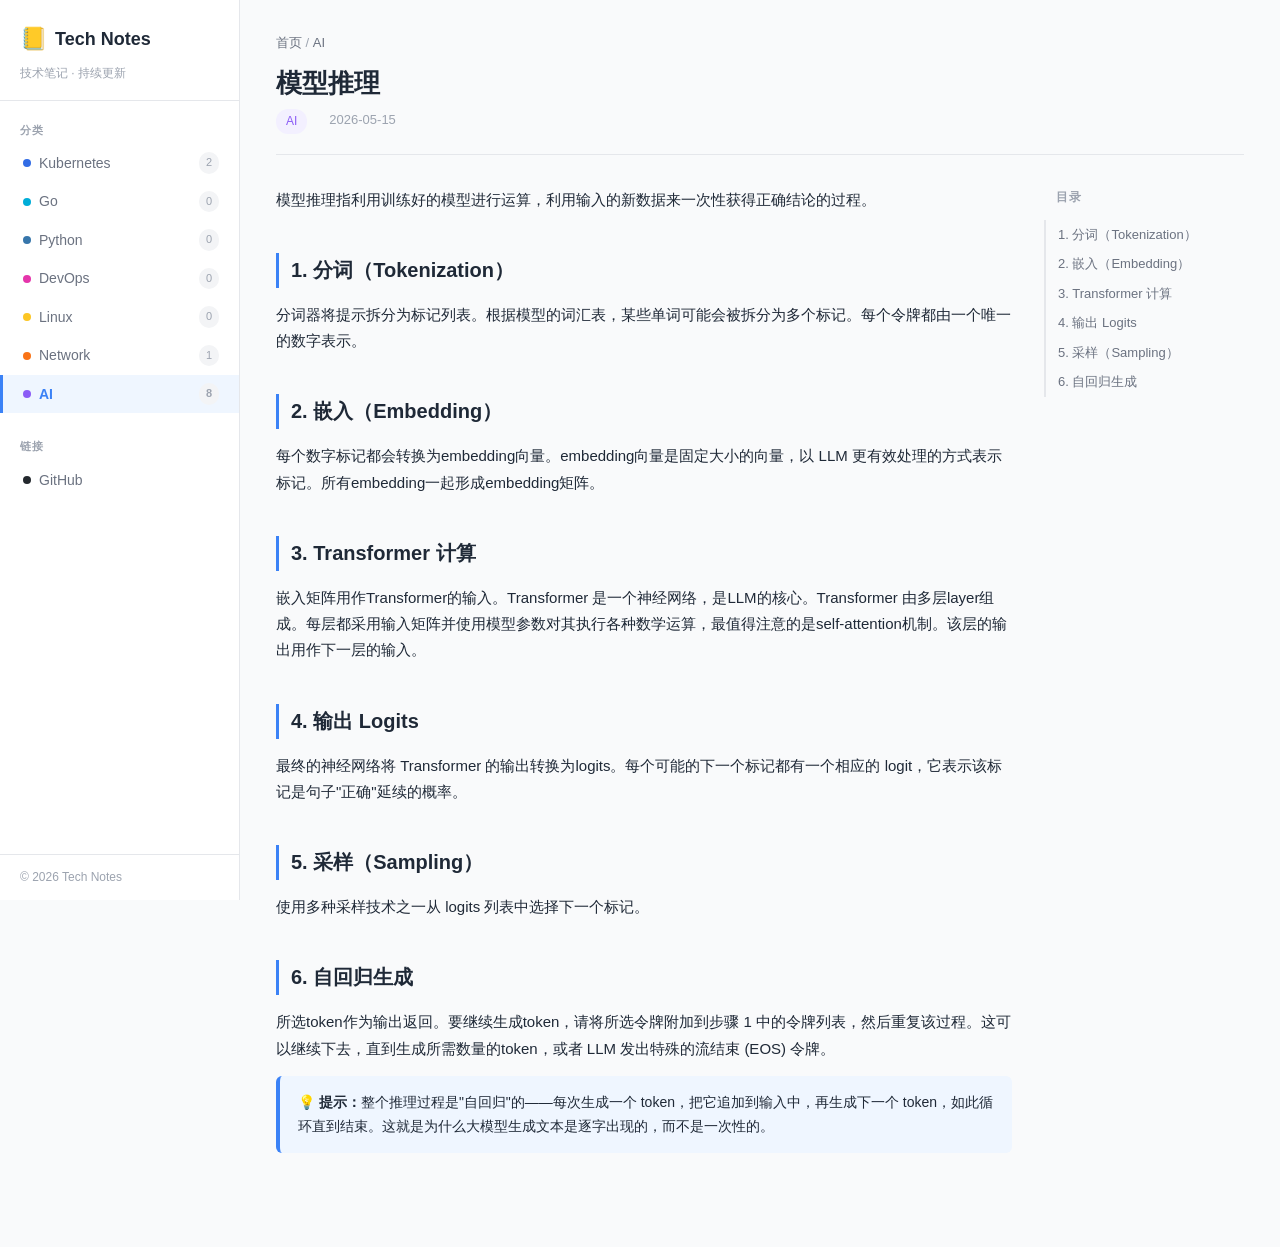
<file: posts/模型推理.html>
<!DOCTYPE html>
<html lang="zh-CN">
<head>
<meta charset="UTF-8">
<meta name="viewport" content="width=device-width, initial-scale=1.0">
<title>模型推理 - Tech Notes</title>
<link rel="stylesheet" href="../css/style.css">
</head>
<body>

<button class="sidebar-toggle" onclick="toggleSidebar()">☰</button>
<div class="sidebar-overlay" id="overlay" onclick="toggleSidebar()"></div>

<div class="layout">

  <aside class="sidebar" id="sidebar">
    <div class="sidebar-header">
      <a href="../index.html" class="blog-title"><span class="icon">📒</span> Tech Notes</a>
      <div class="blog-subtitle">技术笔记 · 持续更新</div>
    </div>
    <nav class="sidebar-nav">
      <div class="nav-section">
        <div class="nav-section-title">分类</div>
        <a href="../index.html#kubernetes" class="nav-item"><span class="dot" style="background:var(--tag-k8s)"></span>Kubernetes<span class="count">2</span></a>
        <a href="../index.html#go" class="nav-item"><span class="dot" style="background:var(--tag-go)"></span>Go<span class="count">0</span></a>
        <a href="../index.html#python" class="nav-item"><span class="dot" style="background:var(--tag-python)"></span>Python<span class="count">0</span></a>
        <a href="../index.html#devops" class="nav-item"><span class="dot" style="background:var(--tag-devops)"></span>DevOps<span class="count">0</span></a>
        <a href="../index.html#linux" class="nav-item"><span class="dot" style="background:var(--tag-linux)"></span>Linux<span class="count">0</span></a>
        <a href="../index.html#network" class="nav-item"><span class="dot" style="background:var(--tag-network)"></span>Network<span class="count">1</span></a>
        <a href="../index.html#ai" class="nav-item active"><span class="dot" style="background:var(--tag-ai)"></span>AI<span class="count">8</span></a>
      </div>
      <div class="nav-section" style="margin-top:16px">
        <div class="nav-section-title">链接</div>
        <a href="https://github.com/pro12221" class="nav-item" target="_blank"><span class="dot" style="background:#24292e"></span>GitHub</a>
      </div>
    </nav>
    <div class="sidebar-footer">&copy; 2026 Tech Notes</div>
  </aside>

  <main class="main">
    <div class="content-wrapper">

      <div class="article-header">
        <div class="breadcrumb">
          <a href="../index.html">首页</a> / <a href="../index.html#ai">AI</a>
        </div>
        <h1>模型推理</h1>
        <div class="article-meta">
          <span><span class="tag tag-ai">AI</span></span>
          <span>2026-05-15</span>
        </div>
      </div>

      <div class="article-layout">
        <div class="article-content">

        <p>模型推理指利用训练好的模型进行运算，利用输入的新数据来一次性获得正确结论的过程。</p>

        <h2>1. 分词（Tokenization）</h2>
        <p>分词器将提示拆分为标记列表。根据模型的词汇表，某些单词可能会被拆分为多个标记。每个令牌都由一个唯一的数字表示。</p>

        <h2>2. 嵌入（Embedding）</h2>
        <p>每个数字标记都会转换为embedding向量。embedding向量是固定大小的向量，以 LLM 更有效处理的方式表示标记。所有embedding一起形成embedding矩阵。</p>

        <h2>3. Transformer 计算</h2>
        <p>嵌入矩阵用作Transformer的输入。Transformer 是一个神经网络，是LLM的核心。Transformer 由多层layer组成。每层都采用输入矩阵并使用模型参数对其执行各种数学运算，最值得注意的是self-attention机制。该层的输出用作下一层的输入。</p>

        <h2>4. 输出 Logits</h2>
        <p>最终的神经网络将 Transformer 的输出转换为logits。每个可能的下一个标记都有一个相应的 logit，它表示该标记是句子"正确"延续的概率。</p>

        <h2>5. 采样（Sampling）</h2>
        <p>使用多种采样技术之一从 logits 列表中选择下一个标记。</p>

        <h2>6. 自回归生成</h2>
        <p>所选token作为输出返回。要继续生成token，请将所选令牌附加到步骤 1 中的令牌列表，然后重复该过程。这可以继续下去，直到生成所需数量的token，或者 LLM 发出特殊的流结束 (EOS) 令牌。</p>

        <div class="highlight-box">
          <p><strong>💡 提示：</strong>整个推理过程是"自回归"的——每次生成一个 token，把它追加到输入中，再生成下一个 token，如此循环直到结束。这就是为什么大模型生成文本是逐字出现的，而不是一次性的。</p>
        </div>

      </div>

        <aside class="toc-container" id="toc-container">
          <div class="toc-title">目录</div>
          <ul class="toc-list" id="toc-list"></ul>
        </aside>
      </div>

    </div>
  </main>

</div>

<button class="toc-mobile-btn" id="toc-mobile-btn" onclick="toggleMobileToc()">☰</button>
<div class="toc-mobile-panel" id="toc-mobile-panel">
  <div class="toc-title">目录</div>
  <ul class="toc-list" id="toc-mobile-list"></ul>
</div>

<script>
function toggleSidebar(){document.getElementById('sidebar').classList.toggle('open');document.getElementById('overlay').classList.toggle('show')}
function toggleMobileToc(){document.getElementById('toc-mobile-panel').classList.toggle('show')}
(function(){var c=document.querySelector('.article-content');if(!c)return;var h=c.querySelectorAll('h2,h3'),t=document.getElementById('toc-list'),m=document.getElementById('toc-mobile-list');if(!t||h.length===0)return;var n=0;h.forEach(function(e){n++;var s='section-'+n;e.id=s;var li=document.createElement('li');li.className='toc-item';var a=document.createElement('a');a.className='toc-link'+(e.tagName==='H3'?' level-h3':'');a.href='#'+s;a.textContent=e.textContent;a.setAttribute('data-target',s);a.addEventListener('click',function(ev){ev.preventDefault();var tgt=document.getElementById(s);if(tgt)tgt.scrollIntoView({behavior:'smooth',block:'start'});var mp=document.getElementById('toc-mobile-panel');if(mp)mp.classList.remove('show')});li.appendChild(a);t.appendChild(li);if(m){var l2=li.cloneNode(true);l2.querySelector('a').addEventListener('click',function(ev){ev.preventDefault();var tgt=document.getElementById(s);if(tgt)tgt.scrollIntoView({behavior:'smooth',block:'start'});document.getElementById('toc-mobile-panel').classList.remove('show')});m.appendChild(l2)}});var tl=document.querySelectorAll('.toc-link'),ah=c.querySelectorAll('h2,h3');function ua(){var st=window.scrollY||document.documentElement.scrollTop,ci='';ah.forEach(function(e){if(e.offsetTop-60<=st)ci=e.id});tl.forEach(function(l){l.classList.toggle('active',l.getAttribute('data-target')===ci)})}var tk=false;window.addEventListener('scroll',function(){if(!tk){window.requestAnimationFrame(function(){ua();tk=false});tk=true}});ua()})();
</script>

</body>
</html>
</file>
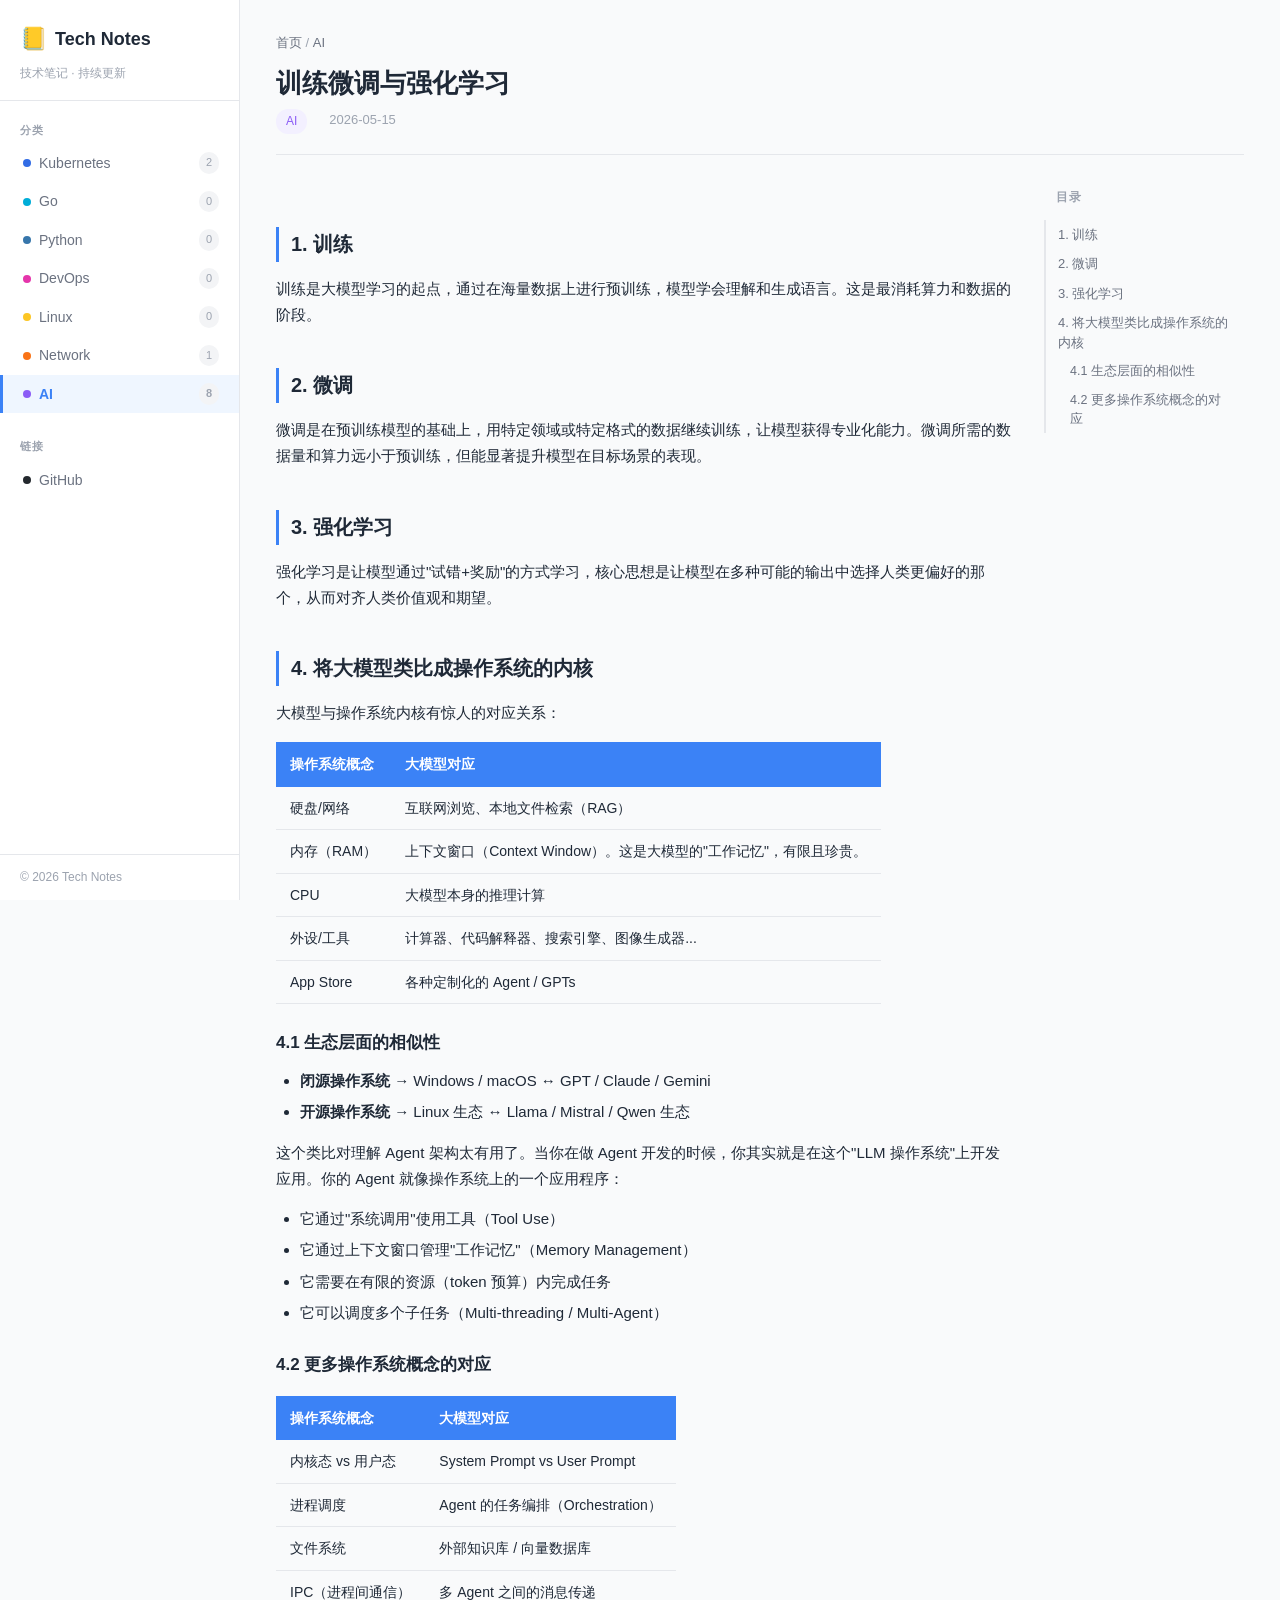
<file: posts/训练微调与强化学习.html>
<!DOCTYPE html>
<html lang="zh-CN">
<head>
<meta charset="UTF-8">
<meta name="viewport" content="width=device-width, initial-scale=1.0">
<title>训练微调与强化学习 - Tech Notes</title>
<link rel="stylesheet" href="../css/style.css">
</head>
<body>

<button class="sidebar-toggle" onclick="toggleSidebar()">☰</button>
<div class="sidebar-overlay" id="overlay" onclick="toggleSidebar()"></div>

<div class="layout">

  <aside class="sidebar" id="sidebar">
    <div class="sidebar-header">
      <a href="../index.html" class="blog-title"><span class="icon">📒</span> Tech Notes</a>
      <div class="blog-subtitle">技术笔记 · 持续更新</div>
    </div>
    <nav class="sidebar-nav">
      <div class="nav-section">
        <div class="nav-section-title">分类</div>
        <a href="../index.html#kubernetes" class="nav-item"><span class="dot" style="background:var(--tag-k8s)"></span>Kubernetes<span class="count">2</span></a>
        <a href="../index.html#go" class="nav-item"><span class="dot" style="background:var(--tag-go)"></span>Go<span class="count">0</span></a>
        <a href="../index.html#python" class="nav-item"><span class="dot" style="background:var(--tag-python)"></span>Python<span class="count">0</span></a>
        <a href="../index.html#devops" class="nav-item"><span class="dot" style="background:var(--tag-devops)"></span>DevOps<span class="count">0</span></a>
        <a href="../index.html#linux" class="nav-item"><span class="dot" style="background:var(--tag-linux)"></span>Linux<span class="count">0</span></a>
        <a href="../index.html#network" class="nav-item"><span class="dot" style="background:var(--tag-network)"></span>Network<span class="count">1</span></a>
        <a href="../index.html#ai" class="nav-item active"><span class="dot" style="background:var(--tag-ai)"></span>AI<span class="count">8</span></a>
      </div>
      <div class="nav-section" style="margin-top:16px">
        <div class="nav-section-title">链接</div>
        <a href="https://github.com/pro12221" class="nav-item" target="_blank"><span class="dot" style="background:#24292e"></span>GitHub</a>
      </div>
    </nav>
    <div class="sidebar-footer">&copy; 2026 Tech Notes</div>
  </aside>

  <main class="main">
    <div class="content-wrapper">

      <div class="article-header">
        <div class="breadcrumb">
          <a href="../index.html">首页</a> / <a href="../index.html#ai">AI</a>
        </div>
        <h1>训练微调与强化学习</h1>
        <div class="article-meta">
          <span><span class="tag tag-ai">AI</span></span>
          <span>2026-05-15</span>
        </div>
      </div>

      <div class="article-layout">
        <div class="article-content">

        <h2>1. 训练</h2>

        <p>训练是大模型学习的起点，通过在海量数据上进行预训练，模型学会理解和生成语言。这是最消耗算力和数据的阶段。</p>

        <h2>2. 微调</h2>

        <p>微调是在预训练模型的基础上，用特定领域或特定格式的数据继续训练，让模型获得专业化能力。微调所需的数据量和算力远小于预训练，但能显著提升模型在目标场景的表现。</p>

        <h2>3. 强化学习</h2>

        <p>强化学习是让模型通过"试错+奖励"的方式学习，核心思想是让模型在多种可能的输出中选择人类更偏好的那个，从而对齐人类价值观和期望。</p>

        <h2>4. 将大模型类比成操作系统的内核</h2>

        <p>大模型与操作系统内核有惊人的对应关系：</p>

        <table>
          <thead>
            <tr><th>操作系统概念</th><th>大模型对应</th></tr>
          </thead>
          <tbody>
            <tr><td>硬盘/网络</td><td>互联网浏览、本地文件检索（RAG）</td></tr>
            <tr><td>内存（RAM）</td><td>上下文窗口（Context Window）。这是大模型的"工作记忆"，有限且珍贵。</td></tr>
            <tr><td>CPU</td><td>大模型本身的推理计算</td></tr>
            <tr><td>外设/工具</td><td>计算器、代码解释器、搜索引擎、图像生成器...</td></tr>
            <tr><td>App Store</td><td>各种定制化的 Agent / GPTs</td></tr>
          </tbody>
        </table>

        <h3>4.1 生态层面的相似性</h3>

        <ul>
          <li><strong>闭源操作系统</strong> → Windows / macOS ↔ GPT / Claude / Gemini</li>
          <li><strong>开源操作系统</strong> → Linux 生态 ↔ Llama / Mistral / Qwen 生态</li>
        </ul>

        <p>这个类比对理解 Agent 架构太有用了。当你在做 Agent 开发的时候，你其实就是在这个"LLM 操作系统"上开发应用。你的 Agent 就像操作系统上的一个应用程序：</p>

        <ul>
          <li>它通过"系统调用"使用工具（Tool Use）</li>
          <li>它通过上下文窗口管理"工作记忆"（Memory Management）</li>
          <li>它需要在有限的资源（token 预算）内完成任务</li>
          <li>它可以调度多个子任务（Multi-threading / Multi-Agent）</li>
        </ul>

        <h3>4.2 更多操作系统概念的对应</h3>

        <table>
          <thead>
            <tr><th>操作系统概念</th><th>大模型对应</th></tr>
          </thead>
          <tbody>
            <tr><td>内核态 vs 用户态</td><td>System Prompt vs User Prompt</td></tr>
            <tr><td>进程调度</td><td>Agent 的任务编排（Orchestration）</td></tr>
            <tr><td>文件系统</td><td>外部知识库 / 向量数据库</td></tr>
            <tr><td>IPC（进程间通信）</td><td>多 Agent 之间的消息传递</td></tr>
          </tbody>
        </table>

      </div>

        <aside class="toc-container" id="toc-container">
          <div class="toc-title">目录</div>
          <ul class="toc-list" id="toc-list"></ul>
        </aside>
      </div>

    </div>
  </main>

</div>

<button class="toc-mobile-btn" id="toc-mobile-btn" onclick="toggleMobileToc()">☰</button>
<div class="toc-mobile-panel" id="toc-mobile-panel">
  <div class="toc-title">目录</div>
  <ul class="toc-list" id="toc-mobile-list"></ul>
</div>

<script>
function toggleSidebar(){document.getElementById('sidebar').classList.toggle('open');document.getElementById('overlay').classList.toggle('show')}
function toggleMobileToc(){document.getElementById('toc-mobile-panel').classList.toggle('show')}
(function(){var c=document.querySelector('.article-content');if(!c)return;var h=c.querySelectorAll('h2,h3'),t=document.getElementById('toc-list'),m=document.getElementById('toc-mobile-list');if(!t||h.length===0)return;var n=0;h.forEach(function(e){n++;var s='section-'+n;e.id=s;var li=document.createElement('li');li.className='toc-item';var a=document.createElement('a');a.className='toc-link'+(e.tagName==='H3'?' level-h3':'');a.href='#'+s;a.textContent=e.textContent;a.setAttribute('data-target',s);a.addEventListener('click',function(ev){ev.preventDefault();var tgt=document.getElementById(s);if(tgt)tgt.scrollIntoView({behavior:'smooth',block:'start'});var mp=document.getElementById('toc-mobile-panel');if(mp)mp.classList.remove('show')});li.appendChild(a);t.appendChild(li);if(m){var l2=li.cloneNode(true);l2.querySelector('a').addEventListener('click',function(ev){ev.preventDefault();var tgt=document.getElementById(s);if(tgt)tgt.scrollIntoView({behavior:'smooth',block:'start'});document.getElementById('toc-mobile-panel').classList.remove('show')});m.appendChild(l2)}});var tl=document.querySelectorAll('.toc-link'),ah=c.querySelectorAll('h2,h3');function ua(){var st=window.scrollY||document.documentElement.scrollTop,ci='';ah.forEach(function(e){if(e.offsetTop-60<=st)ci=e.id});tl.forEach(function(l){l.classList.toggle('active',l.getAttribute('data-target')===ci)})}var tk=false;window.addEventListener('scroll',function(){if(!tk){window.requestAnimationFrame(function(){ua();tk=false});tk=true}});ua()})();
</script>

</body>
</html>
</file>
<file: css/style.css>
/* ============================================
   Tech Notes Blog — Shared Stylesheet
   Responsive: auto-fill all screen sizes
   ============================================ */

:root {
  /* Colors */
  --bg: #f9fafb;
  --sidebar-bg: #ffffff;
  --content-bg: #ffffff;
  --text: #1f2937;
  --text-secondary: #6b7280;
  --text-tertiary: #9ca3af;
  --accent: #3b82f6;
  --accent-hover: #2563eb;
  --accent-light: #eff6ff;
  --border: #e5e7eb;
  --border-light: #f3f4f6;
  --code-bg: #1e293b;
  --code-text: #e2e8f0;
  --success: #10b981;
  --warning: #f59e0b;
  --danger: #ef4444;
  --tag-k8s: #326ce5;
  --tag-go: #00add8;
  --tag-python: #3776ab;
  --tag-devops: #e535ab;
  --tag-linux: #fcc624;
  --tag-network: #f97316;
  --tag-ai: #8b5cf6;

  /* Layout — fluid sidebar */
  --sidebar-width: 220px;
  --content-padding: 32px;
  --content-max: 100%;

  /* Radius */
  --radius-sm: 6px;
  --radius-md: 10px;
  --radius-lg: 14px;
}

/* ============ Reset & Base ============ */
*, *::before, *::after { margin: 0; padding: 0; box-sizing: border-box; }

html { scroll-behavior: smooth; }

body {
  font-family: -apple-system, BlinkMacSystemFont, "Segoe UI", Roboto, "Noto Sans SC", "PingFang SC", sans-serif;
  background: var(--bg);
  color: var(--text);
  line-height: 1.75;
  font-size: 15px;
  min-height: 100vh;
}

a { color: var(--accent); text-decoration: none; transition: color .15s; }
a:hover { color: var(--accent-hover); }

/* ============ Layout ============ */
.layout {
  display: flex;
  min-height: 100vh;
}

/* ============ Sidebar ============ */
.sidebar {
  width: var(--sidebar-width);
  background: var(--sidebar-bg);
  border-right: 1px solid var(--border);
  position: fixed;
  top: 0;
  left: 0;
  bottom: 0;
  z-index: 100;
  overflow-y: auto;
  transition: transform .25s ease;
  display: flex;
  flex-direction: column;
}

.sidebar-header {
  padding: 20px 20px 16px;
  border-bottom: 1px solid var(--border);
  flex-shrink: 0;
}

.sidebar-header .blog-title {
  font-size: 18px;
  font-weight: 700;
  color: var(--text);
  display: flex;
  align-items: center;
  gap: 8px;
}

.sidebar-header .blog-title .icon {
  font-size: 22px;
}

.sidebar-header .blog-subtitle {
  font-size: 12px;
  color: var(--text-tertiary);
  margin-top: 4px;
}

.sidebar-nav {
  flex: 1;
  padding: 12px 0;
  overflow-y: auto;
}

.nav-section {
  margin-bottom: 4px;
}

.nav-section-title {
  padding: 8px 20px 4px;
  font-size: 11px;
  font-weight: 600;
  text-transform: uppercase;
  letter-spacing: 0.8px;
  color: var(--text-tertiary);
}

.nav-item {
  display: flex;
  align-items: center;
  gap: 8px;
  padding: 7px 20px;
  color: var(--text-secondary);
  font-size: 14px;
  transition: all .15s;
  border-left: 3px solid transparent;
  cursor: pointer;
}

.nav-item:hover {
  background: var(--accent-light);
  color: var(--accent);
}

.nav-item.active {
  background: var(--accent-light);
  color: var(--accent);
  border-left-color: var(--accent);
  font-weight: 600;
}

.nav-item .dot {
  width: 8px;
  height: 8px;
  border-radius: 50%;
  flex-shrink: 0;
}

.nav-item .count {
  margin-left: auto;
  font-size: 11px;
  color: var(--text-tertiary);
  background: var(--border-light);
  padding: 1px 7px;
  border-radius: 10px;
}

.sidebar-footer {
  padding: 12px 20px;
  border-top: 1px solid var(--border);
  font-size: 12px;
  color: var(--text-tertiary);
  flex-shrink: 0;
}

/* ============ Mobile Sidebar Toggle ============ */
.sidebar-toggle {
  display: none;
  position: fixed;
  top: 12px;
  left: 12px;
  z-index: 200;
  width: 40px;
  height: 40px;
  background: var(--content-bg);
  border: 1px solid var(--border);
  border-radius: var(--radius-sm);
  cursor: pointer;
  align-items: center;
  justify-content: center;
  font-size: 20px;
  color: var(--text);
  box-shadow: 0 1px 3px rgba(0,0,0,.08);
}

.sidebar-overlay {
  display: none;
  position: fixed;
  inset: 0;
  background: rgba(0,0,0,.3);
  z-index: 90;
}

/* ============ Main Content — fills remaining space ============ */
.main {
  flex: 1;
  margin-left: var(--sidebar-width);
  min-width: 0;
  width: calc(100% - var(--sidebar-width));
}

.content-wrapper {
  max-width: var(--content-max);
  margin: 0 auto;
  padding: 32px var(--content-padding) 80px;
  width: 100%;
}

/* ============ Home Page ============ */
.home-header {
  margin-bottom: 36px;
}

.home-header h1 {
  font-size: 28px;
  font-weight: 700;
  margin-bottom: 6px;
}

.home-header p {
  color: var(--text-secondary);
  font-size: 15px;
}

/* ============ Search Bar ============ */
.search-bar {
  position: relative;
  margin-bottom: 16px;
}

.search-bar .search-icon {
  position: absolute;
  left: 14px;
  top: 50%;
  transform: translateY(-50%);
  width: 18px;
  height: 18px;
  color: var(--text-tertiary);
  pointer-events: none;
}

.search-bar input {
  width: 100%;
  padding: 11px 40px 11px 42px;
  border: 1px solid var(--border);
  border-radius: var(--radius-md);
  font-size: 14px;
  background: var(--content-bg);
  color: var(--text);
  outline: none;
  transition: border-color .2s, box-shadow .2s;
  font-family: inherit;
}

.search-bar input:focus {
  border-color: var(--accent);
  box-shadow: 0 0 0 3px rgba(59,130,246,.12);
}

.search-bar input::placeholder {
  color: var(--text-tertiary);
}

.search-clear {
  position: absolute;
  right: 8px;
  top: 50%;
  transform: translateY(-50%);
  width: 28px;
  height: 28px;
  border: none;
  background: var(--border-light);
  border-radius: 50%;
  cursor: pointer;
  font-size: 16px;
  color: var(--text-secondary);
  display: none;
  align-items: center;
  justify-content: center;
  line-height: 1;
  transition: background .15s;
}

.search-clear:hover {
  background: var(--border);
}

/* ============ Tag Filter Bar ============ */
.tag-filter-bar {
  display: flex;
  flex-wrap: wrap;
  gap: 6px;
  margin-bottom: 14px;
}

.tag-filter-btn {
  display: inline-flex;
  align-items: center;
  gap: 5px;
  padding: 5px 12px;
  border: 1px solid var(--border);
  border-radius: 16px;
  background: var(--content-bg);
  font-size: 12px;
  color: var(--text-secondary);
  cursor: pointer;
  transition: all .15s;
  font-family: inherit;
  line-height: 1.4;
}

.tag-filter-btn:hover {
  border-color: var(--accent);
  color: var(--accent);
  background: var(--accent-light);
}

.tag-filter-btn.active {
  background: var(--accent);
  color: #fff;
  border-color: var(--accent);
}

.tag-filter-btn.active .dot {
  box-shadow: 0 0 0 2px rgba(255,255,255,.4);
}

.tag-filter-btn .dot {
  width: 7px;
  height: 7px;
  border-radius: 50%;
  flex-shrink: 0;
}

/* ============ Sort Controls ============ */
.sort-controls {
  display: flex;
  align-items: center;
  gap: 6px;
  margin-bottom: 18px;
}

.sort-label {
  font-size: 12px;
  color: var(--text-tertiary);
  margin-right: 2px;
}

.sort-btn {
  padding: 4px 10px;
  border: 1px solid transparent;
  border-radius: var(--radius-sm);
  background: transparent;
  font-size: 12px;
  color: var(--text-tertiary);
  cursor: pointer;
  transition: all .15s;
  font-family: inherit;
}

.sort-btn:hover {
  color: var(--accent);
  background: var(--accent-light);
}

.sort-btn.active {
  color: var(--accent);
  background: var(--accent-light);
  border-color: var(--accent);
  font-weight: 600;
}

/* ============ Search Results ============ */
.search-results {
  margin-bottom: 32px;
}

.search-results-header {
  display: flex;
  align-items: center;
  justify-content: space-between;
  margin-bottom: 12px;
  padding-bottom: 10px;
  border-bottom: 1px solid var(--border);
}

.search-results-header span {
  font-size: 14px;
  color: var(--text-secondary);
}

.search-results-clear {
  padding: 4px 12px;
  border: 1px solid var(--border);
  border-radius: var(--radius-sm);
  background: var(--content-bg);
  font-size: 12px;
  color: var(--text-secondary);
  cursor: pointer;
  transition: all .15s;
  font-family: inherit;
}

.search-results-clear:hover {
  border-color: var(--accent);
  color: var(--accent);
}

.search-empty {
  text-align: center;
  padding: 48px 20px;
  color: var(--text-tertiary);
  font-size: 15px;
}

.category-group {
  margin-bottom: 32px;
}

.category-group-title {
  font-size: 14px;
  font-weight: 600;
  color: var(--text-secondary);
  text-transform: uppercase;
  letter-spacing: 0.5px;
  margin-bottom: 12px;
  display: flex;
  align-items: center;
  gap: 8px;
}

.category-group-title .cat-dot {
  width: 10px;
  height: 10px;
  border-radius: 50%;
}

.post-card {
  background: var(--content-bg);
  border: 1px solid var(--border);
  border-radius: var(--radius-md);
  padding: 18px 22px;
  margin-bottom: 10px;
  transition: all .2s;
  display: block;
  color: var(--text);
}

.post-card:hover {
  border-color: var(--accent);
  box-shadow: 0 2px 8px rgba(59,130,246,.1);
  color: var(--text);
}

.post-card-title {
  font-size: 16px;
  font-weight: 600;
  margin-bottom: 4px;
}

.post-card-desc {
  font-size: 13px;
  color: var(--text-secondary);
  line-height: 1.5;
}

.post-card-meta {
  margin-top: 8px;
  font-size: 12px;
  color: var(--text-tertiary);
  display: flex;
  gap: 12px;
  flex-wrap: wrap;
}

.tag {
  display: inline-block;
  padding: 2px 10px;
  border-radius: 12px;
  font-size: 12px;
  font-weight: 500;
  margin-right: 4px;
}

.tag-k8s       { background: #dbeafe; color: var(--tag-k8s); }
.tag-go        { background: #e0f7fa; color: var(--tag-go); }
.tag-python    { background: #e8f0fe; color: var(--tag-python); }
.tag-devops    { background: #fce4ec; color: var(--tag-devops); }
.tag-linux     { background: #fff9c4; color: #a16207; }
.tag-network   { background: #fff7ed; color: var(--tag-network); }
.tag-ai        { background: #f3f0ff; color: var(--tag-ai); }
.tag-mutate    { background: #dbeafe; color: #1d4ed8; }
.tag-validate  { background: #dcfce7; color: #166534; }
.tag-required  { background: #fef3c7; color: #92400e; }
.tag-optional  { background: #f1f5f9; color: #475569; }
.tag-conditional { background: #fae8ff; color: #7e22ce; }

/* ============ Article Page ============ */
.article-header {
  margin-bottom: 32px;
  padding-bottom: 20px;
  border-bottom: 1px solid var(--border);
}

.article-header .breadcrumb {
  font-size: 13px;
  color: var(--text-tertiary);
  margin-bottom: 12px;
}

.article-header .breadcrumb a { color: var(--text-secondary); }
.article-header .breadcrumb a:hover { color: var(--accent); }

.article-header h1 {
  font-size: 26px;
  font-weight: 700;
  line-height: 1.3;
  margin-bottom: 8px;
}

.article-header .article-meta {
  display: flex;
  gap: 16px;
  font-size: 13px;
  color: var(--text-tertiary);
  flex-wrap: wrap;
}

.article-header .article-meta .tag { margin-right: 6px; }

/* ============ Article Content ============ */
.article-content h2 {
  font-size: 20px;
  font-weight: 600;
  margin-top: 40px;
  margin-bottom: 14px;
  padding-left: 12px;
  border-left: 3px solid var(--accent);
}

.article-content h3 {
  font-size: 17px;
  font-weight: 600;
  margin-top: 24px;
  margin-bottom: 10px;
}

.article-content h4 {
  font-size: 15px;
  font-weight: 600;
  margin-top: 20px;
  margin-bottom: 8px;
}

.article-content p {
  margin-bottom: 14px;
}

.article-content ul,
.article-content ol {
  margin: 10px 0 14px 24px;
}

.article-content li {
  margin-bottom: 5px;
}

.article-content strong {
  color: var(--text);
  font-weight: 600;
}

.article-content code {
  background: #f1f5f9;
  color: #be185d;
  padding: 1px 6px;
  border-radius: 4px;
  font-family: "Cascadia Code", "Fira Code", "JetBrains Mono", "Consolas", monospace;
  font-size: 0.9em;
  word-break: break-word;
}

.article-content pre {
  background: var(--code-bg);
  color: var(--code-text);
  border-radius: var(--radius-md);
  padding: 18px 22px;
  overflow-x: auto;
  margin: 16px 0;
  font-family: "Cascadia Code", "Fira Code", "JetBrains Mono", "Consolas", monospace;
  font-size: 13.5px;
  line-height: 1.6;
  position: relative;
  width: 100%;
}

.article-content pre code {
  background: none;
  color: inherit;
  padding: 0;
  font-size: inherit;
  white-space: pre;
  word-break: normal;
}

.code-label {
  position: absolute;
  top: 8px;
  right: 12px;
  font-size: 11px;
  color: #64748b;
  text-transform: uppercase;
  letter-spacing: 0.5px;
  font-family: -apple-system, sans-serif;
}

.article-content table {
  width: 100%;
  border-collapse: collapse;
  margin: 16px 0;
  font-size: 14px;
  display: block;
  overflow-x: auto;
}

.article-content th {
  background: var(--accent);
  color: #fff;
  font-weight: 600;
  text-align: left;
  padding: 10px 14px;
  white-space: nowrap;
}

.article-content td {
  padding: 9px 14px;
  border-bottom: 1px solid var(--border);
}

.article-content tr:hover td {
  background: #f8fafc;
}

/* ============ Components ============ */
.card {
  background: var(--content-bg);
  border-radius: var(--radius-md);
  padding: 20px 24px;
  margin: 16px 0;
  border: 1px solid var(--border);
  overflow-wrap: break-word;
}

.highlight-box {
  background: var(--accent-light);
  border-left: 4px solid var(--accent);
  border-radius: var(--radius-sm);
  padding: 14px 18px;
  margin: 14px 0;
  overflow-wrap: break-word;
}

.highlight-box p { margin-bottom: 6px; font-size: 14px; }
.highlight-box p:last-child { margin-bottom: 0; }

.flow-diagram {
  background: #0f172a;
  color: #94a3b8;
  border-radius: var(--radius-md);
  padding: 18px 22px;
  overflow-x: auto;
  margin: 16px 0;
  font-family: "Cascadia Code", "Fira Code", "JetBrains Mono", "Consolas", monospace;
  font-size: 12.5px;
  line-height: 1.5;
  white-space: pre;
  width: 100%;
}

.flow-steps {
  counter-reset: step;
  margin: 18px 0;
}

.flow-step {
  counter-increment: step;
  position: relative;
  padding: 14px 18px 14px 52px;
  background: var(--content-bg);
  border: 1px solid var(--border);
  border-radius: var(--radius-sm);
  margin-bottom: 10px;
  font-size: 14px;
}

.flow-step::before {
  content: counter(step);
  position: absolute;
  left: 14px;
  top: 14px;
  width: 26px;
  height: 26px;
  background: var(--accent);
  color: #fff;
  border-radius: 50%;
  display: flex;
  align-items: center;
  justify-content: center;
  font-weight: 700;
  font-size: 13px;
}

.flow-step strong { display: block; margin-bottom: 2px; }

/* ============ Table of Contents ============ */
.toc-container {
  position: sticky;
  top: 24px;
  max-height: calc(100vh - 48px);
  overflow-y: auto;
  scrollbar-width: thin;
  scrollbar-color: var(--border) transparent;
}

.toc-container::-webkit-scrollbar { width: 4px; }
.toc-container::-webkit-scrollbar-thumb { background: var(--border); border-radius: 4px; }
.toc-container::-webkit-scrollbar-track { background: transparent; }

.toc-title {
  font-size: 12px;
  font-weight: 700;
  text-transform: uppercase;
  letter-spacing: 0.8px;
  color: var(--text-tertiary);
  margin-bottom: 12px;
  padding-left: 12px;
}

.toc-list {
  list-style: none;
  margin: 0;
  padding: 0;
  border-left: 2px solid var(--border);
}

.toc-item {
  margin: 0;
  padding: 0;
}

.toc-link {
  display: block;
  padding: 5px 12px;
  font-size: 13px;
  color: var(--text-secondary);
  text-decoration: none;
  transition: all .15s;
  line-height: 1.5;
  border-left: 2px solid transparent;
  margin-left: -2px;
}

.toc-link:hover {
  color: var(--accent);
  background: var(--accent-light);
}

.toc-link.active {
  color: var(--accent);
  font-weight: 600;
  border-left-color: var(--accent);
  background: var(--accent-light);
}

.toc-link.level-h3 {
  padding-left: 24px;
  font-size: 12.5px;
}

/* Article layout with TOC — uses CSS Grid */
.article-layout {
  display: grid;
  grid-template-columns: 1fr;
  gap: 0;
}

/* Desktop: show TOC as right sidebar */
@media (min-width: 1200px) {
  .article-layout {
    grid-template-columns: 1fr 200px;
    gap: 0 32px;
  }

  .toc-container {
    position: sticky;
    top: 24px;
    align-self: start;
  }
}

@media (min-width: 1400px) {
  .article-layout {
    grid-template-columns: 1fr 220px;
    gap: 0 40px;
  }
}

/* Tablet / small desktop: TOC hidden, show mobile TOC button */
@media (max-width: 1199px) {
  .toc-container {
    display: none;
  }

  .toc-mobile-btn {
    display: flex;
  }
}

.toc-mobile-btn {
  display: none;
  position: fixed;
  bottom: 24px;
  right: 24px;
  z-index: 150;
  width: 44px;
  height: 44px;
  background: var(--accent);
  color: #fff;
  border: none;
  border-radius: 50%;
  cursor: pointer;
  align-items: center;
  justify-content: center;
  font-size: 18px;
  box-shadow: 0 4px 12px rgba(59,130,246,.35);
  transition: transform .15s;
}

.toc-mobile-btn:hover {
  transform: scale(1.1);
}

.toc-mobile-panel {
  display: none;
  position: fixed;
  bottom: 80px;
  right: 24px;
  z-index: 150;
  width: 280px;
  max-height: 60vh;
  background: var(--content-bg);
  border: 1px solid var(--border);
  border-radius: var(--radius-md);
  box-shadow: 0 8px 24px rgba(0,0,0,.12);
  overflow-y: auto;
  padding: 16px 12px;
}

.toc-mobile-panel.show {
  display: block;
}

.toc-mobile-panel .toc-list {
  border-left: none;
}

.toc-mobile-panel .toc-link {
  padding: 6px 12px;
  border-left: none;
  border-radius: var(--radius-sm);
}

.toc-mobile-panel .toc-link.active {
  border-left: none;
  border-radius: var(--radius-sm);
}

.toc-mobile-panel .toc-link.level-h3 {
  padding-left: 28px;
}

/* Heading anchor offset for scroll-margin */
.article-content h2,
.article-content h3,
.article-content h4 {
  scroll-margin-top: 24px;
}

/* ============ Empty State ============ */
.empty-state {
  text-align: center;
  padding: 60px 20px;
  color: var(--text-tertiary);
}

.empty-state .icon { font-size: 48px; margin-bottom: 16px; }
.empty-state p { font-size: 15px; }


/* ========================================================
   RESPONSIVE — fluid across all screen sizes
   ======================================================== */

/* ---- Wide screens (>= 1400px): expand sidebar, generous padding ---- */
@media (min-width: 1400px) {
  :root {
    --sidebar-width: 260px;
    --content-padding: 48px;
  }
}

/* ---- Medium-large (1024–1399px): balanced layout ---- */
@media (min-width: 1024px) and (max-width: 1399px) {
  :root {
    --sidebar-width: 240px;
    --content-padding: 36px;
  }
}

/* ---- Tablet / small desktop (768–1023px): compact sidebar, tighter padding ---- */
@media (min-width: 768px) and (max-width: 1023px) {
  :root {
    --sidebar-width: 200px;
    --content-padding: 24px;
  }

  .sidebar-header .blog-title { font-size: 16px; }
  .nav-item { font-size: 13px; padding: 6px 14px; }
  .nav-section-title { font-size: 10px; padding: 8px 14px 4px; }
  .sidebar-footer { padding: 10px 14px; }

  .article-content pre { font-size: 12.5px; padding: 14px 16px; }
  .flow-diagram { font-size: 11px; padding: 14px 16px; }
  .article-content table { font-size: 13px; }
}

/* ---- Mobile (< 768px): sidebar hidden, full-width content ---- */
@media (max-width: 767px) {
  :root {
    --sidebar-width: 260px;
    --content-padding: 16px;
  }

  .sidebar {
    transform: translateX(-100%);
  }

  .sidebar.open {
    transform: translateX(0);
  }

  .sidebar-toggle {
    display: flex;
  }

  .sidebar-overlay.show {
    display: block;
  }

  .main {
    margin-left: 0;
    width: 100%;
  }

  .content-wrapper {
    padding: 56px var(--content-padding) 48px;
  }

  .home-header h1 { font-size: 22px; }
  .article-header h1 { font-size: 22px; }
  .article-content h2 { font-size: 18px; }
  .article-content h3 { font-size: 16px; }

  .article-content pre {
    font-size: 12px;
    padding: 12px 14px;
    border-radius: var(--radius-sm);
  }

  .flow-diagram {
    font-size: 9.5px;
    padding: 10px 12px;
    border-radius: var(--radius-sm);
    line-height: 1.4;
  }

  .article-content table { font-size: 12px; }
  .article-content th, .article-content td { padding: 7px 10px; }

  .card { padding: 14px 16px; }
  .highlight-box { padding: 10px 14px; }
  .flow-step { padding: 12px 14px 12px 46px; font-size: 13px; }
  .flow-step::before { width: 24px; height: 24px; font-size: 12px; left: 12px; top: 12px; }

  .post-card { padding: 14px 16px; }
  .post-card-title { font-size: 15px; }
  .post-card-desc { font-size: 12px; }

  .tag-filter-btn { padding: 4px 9px; font-size: 11px; }
  .sort-btn { padding: 3px 8px; font-size: 11px; }
  .search-bar input { font-size: 13px; padding: 9px 36px 9px 38px; }
  .search-bar .search-icon { width: 16px; height: 16px; left: 12px; }
}

/* ---- Very small phones (< 400px) ---- */
@media (max-width: 399px) {
  :root {
    --content-padding: 12px;
  }

  .content-wrapper {
    padding: 52px var(--content-padding) 40px;
  }

  .home-header h1 { font-size: 20px; }
  .article-header h1 { font-size: 20px; }
  .article-content h2 { font-size: 17px; }

  .flow-diagram {
    font-size: 8.5px;
    padding: 8px 10px;
  }

  .article-content pre {
    font-size: 11px;
    padding: 10px 12px;
  }

  .tag-filter-btn { padding: 3px 8px; font-size: 10.5px; gap: 3px; }
  .sort-controls { flex-wrap: wrap; }
}
</file>
